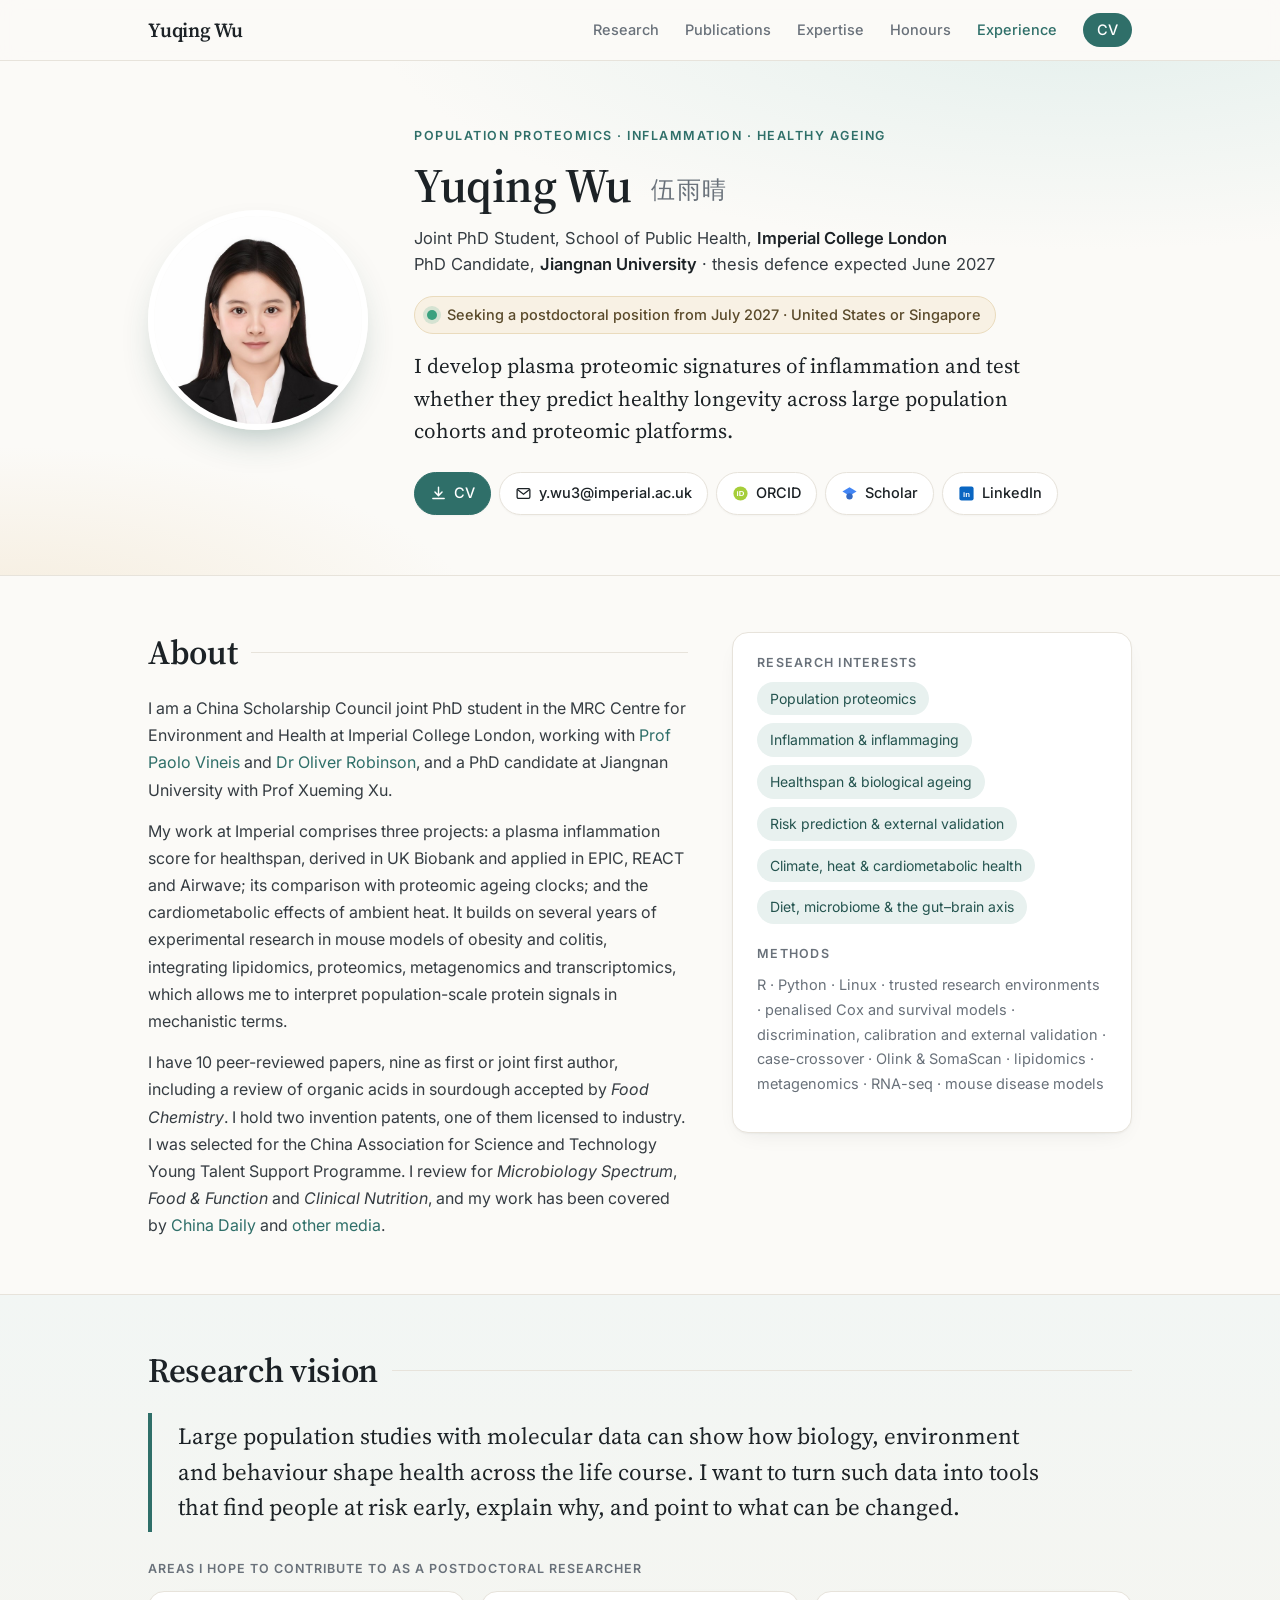
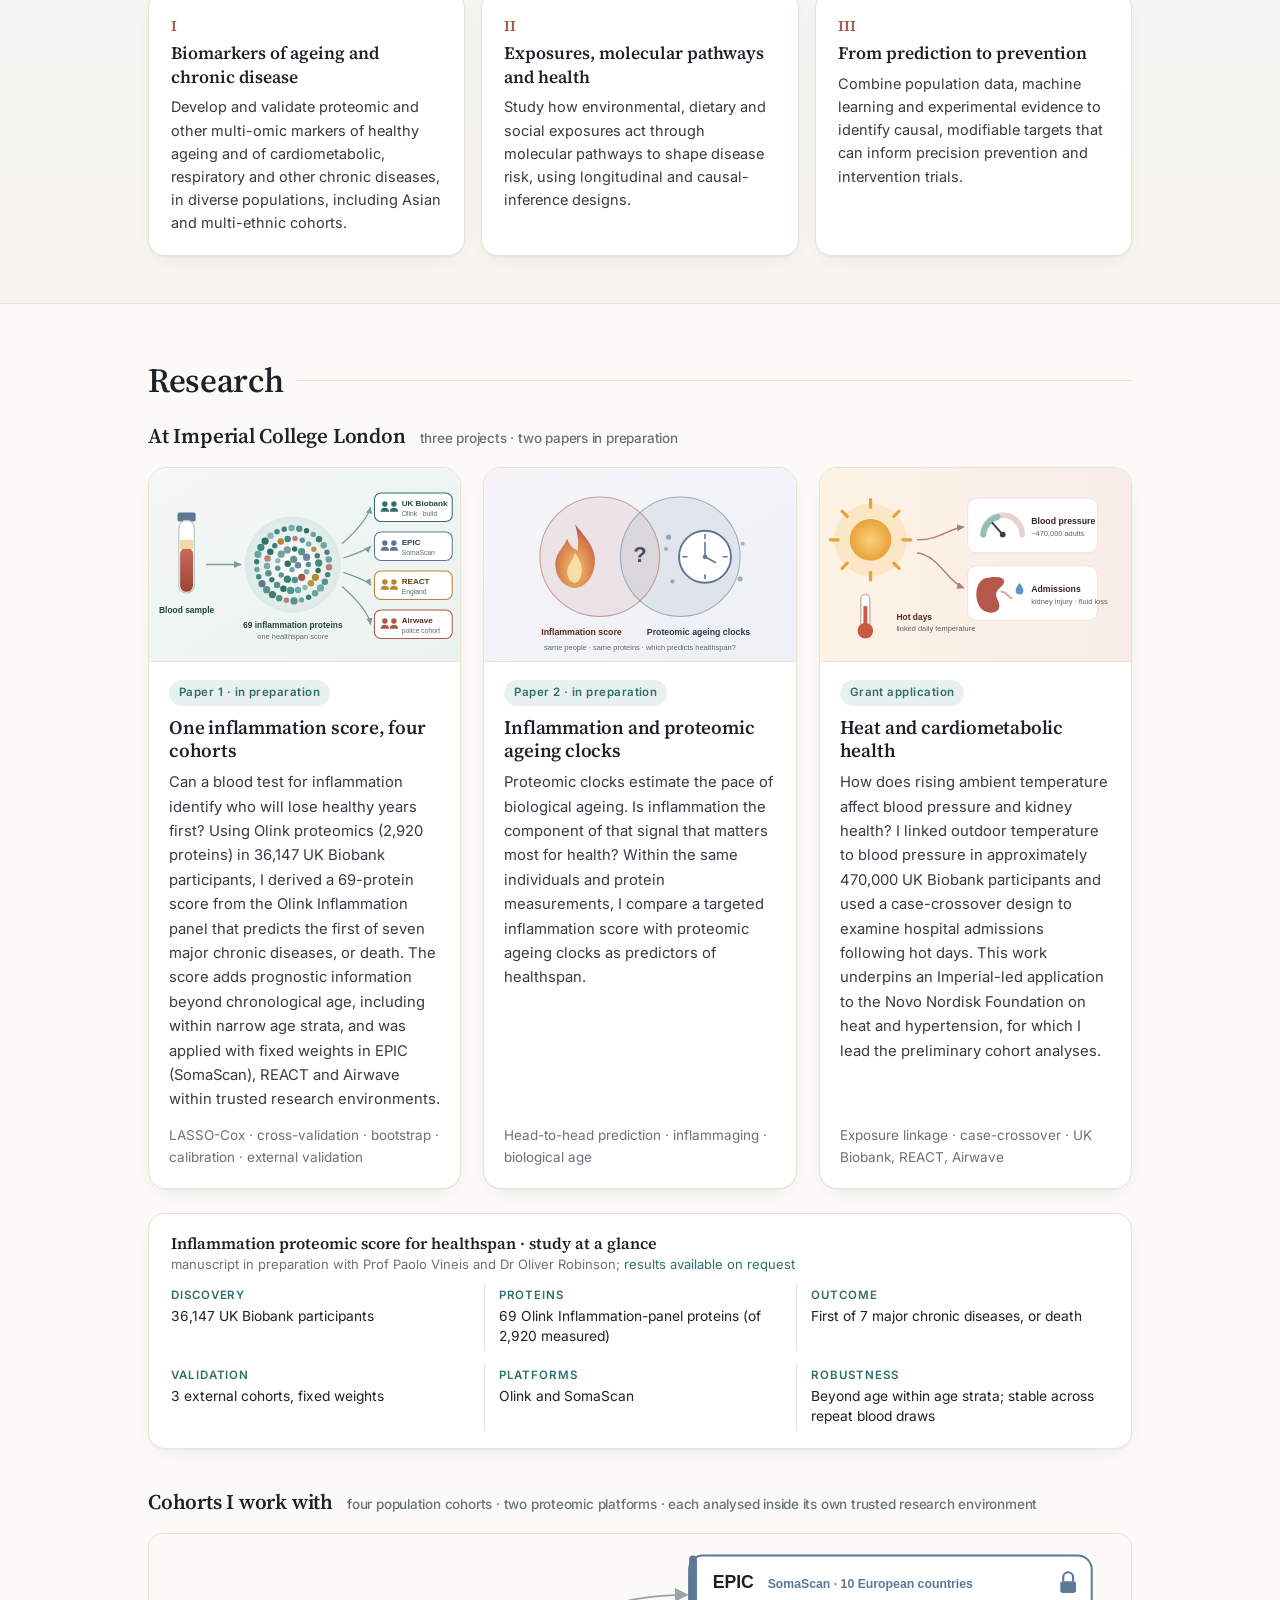
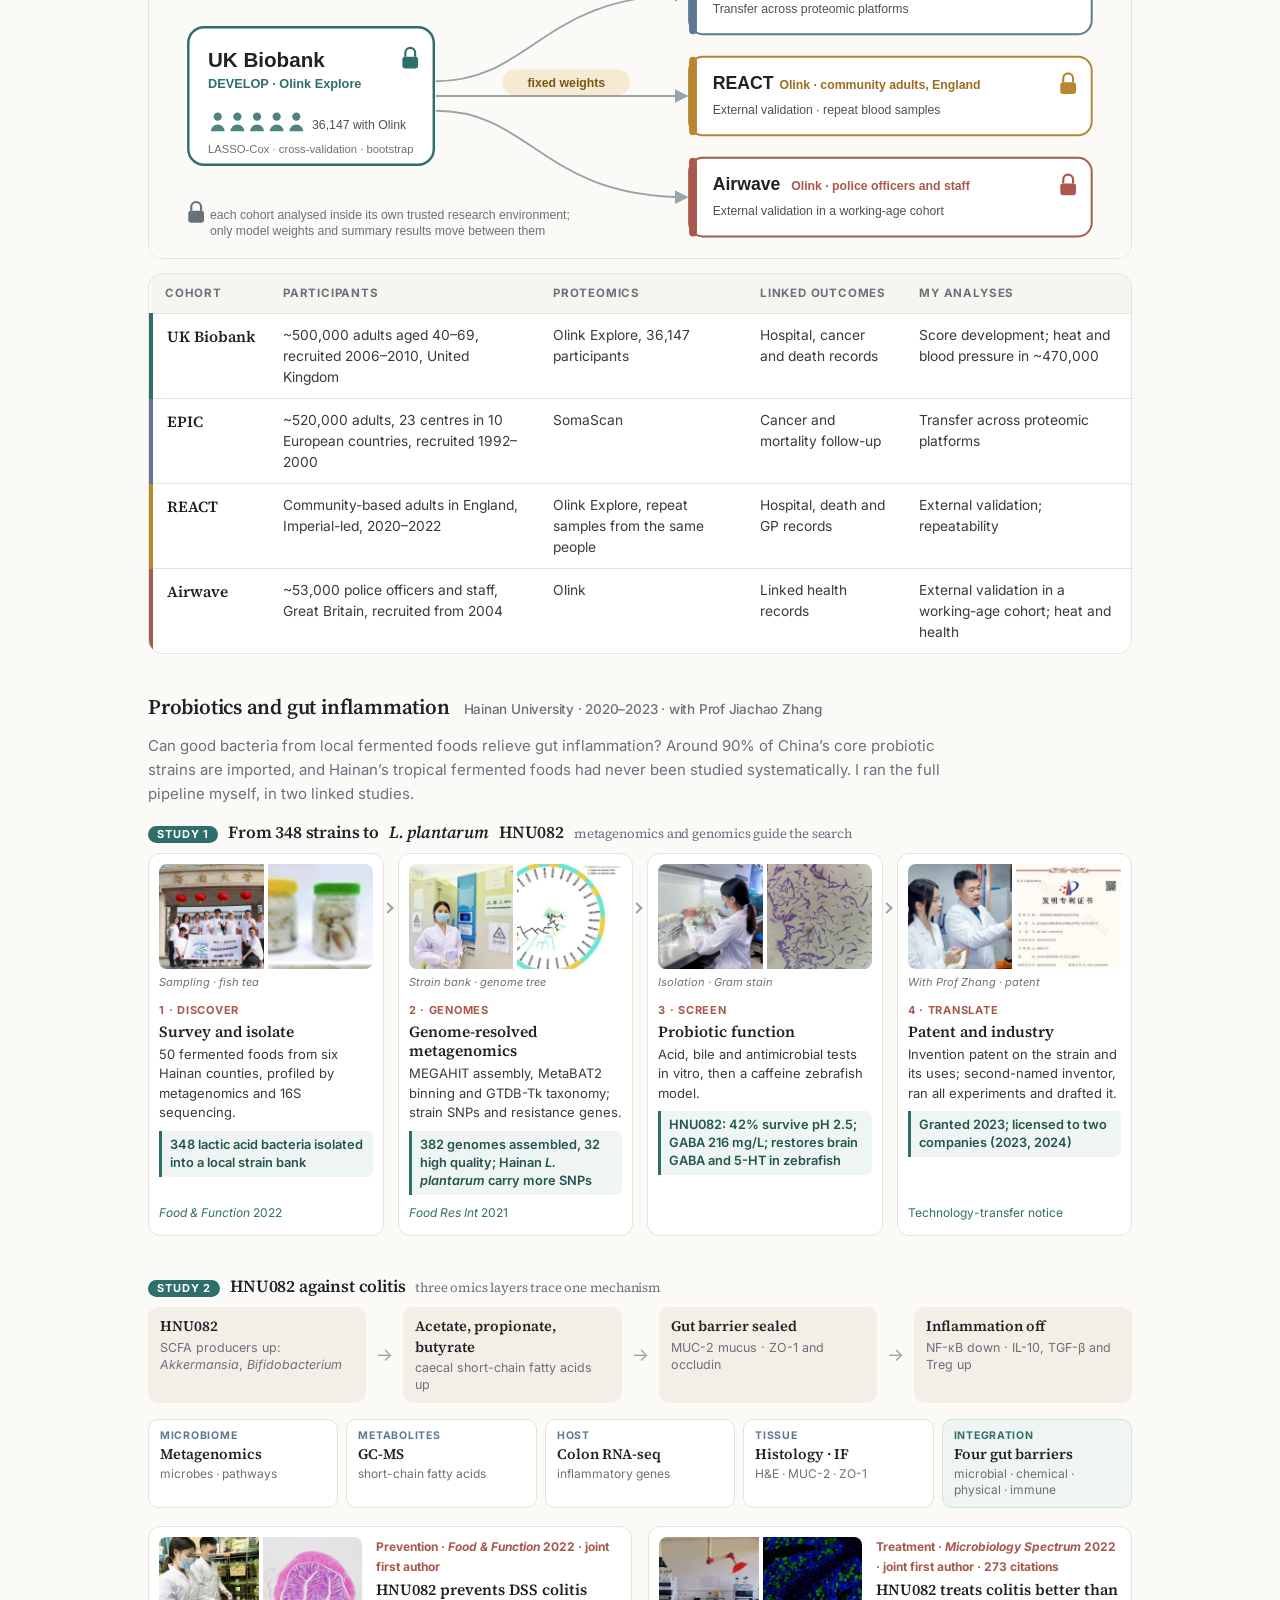
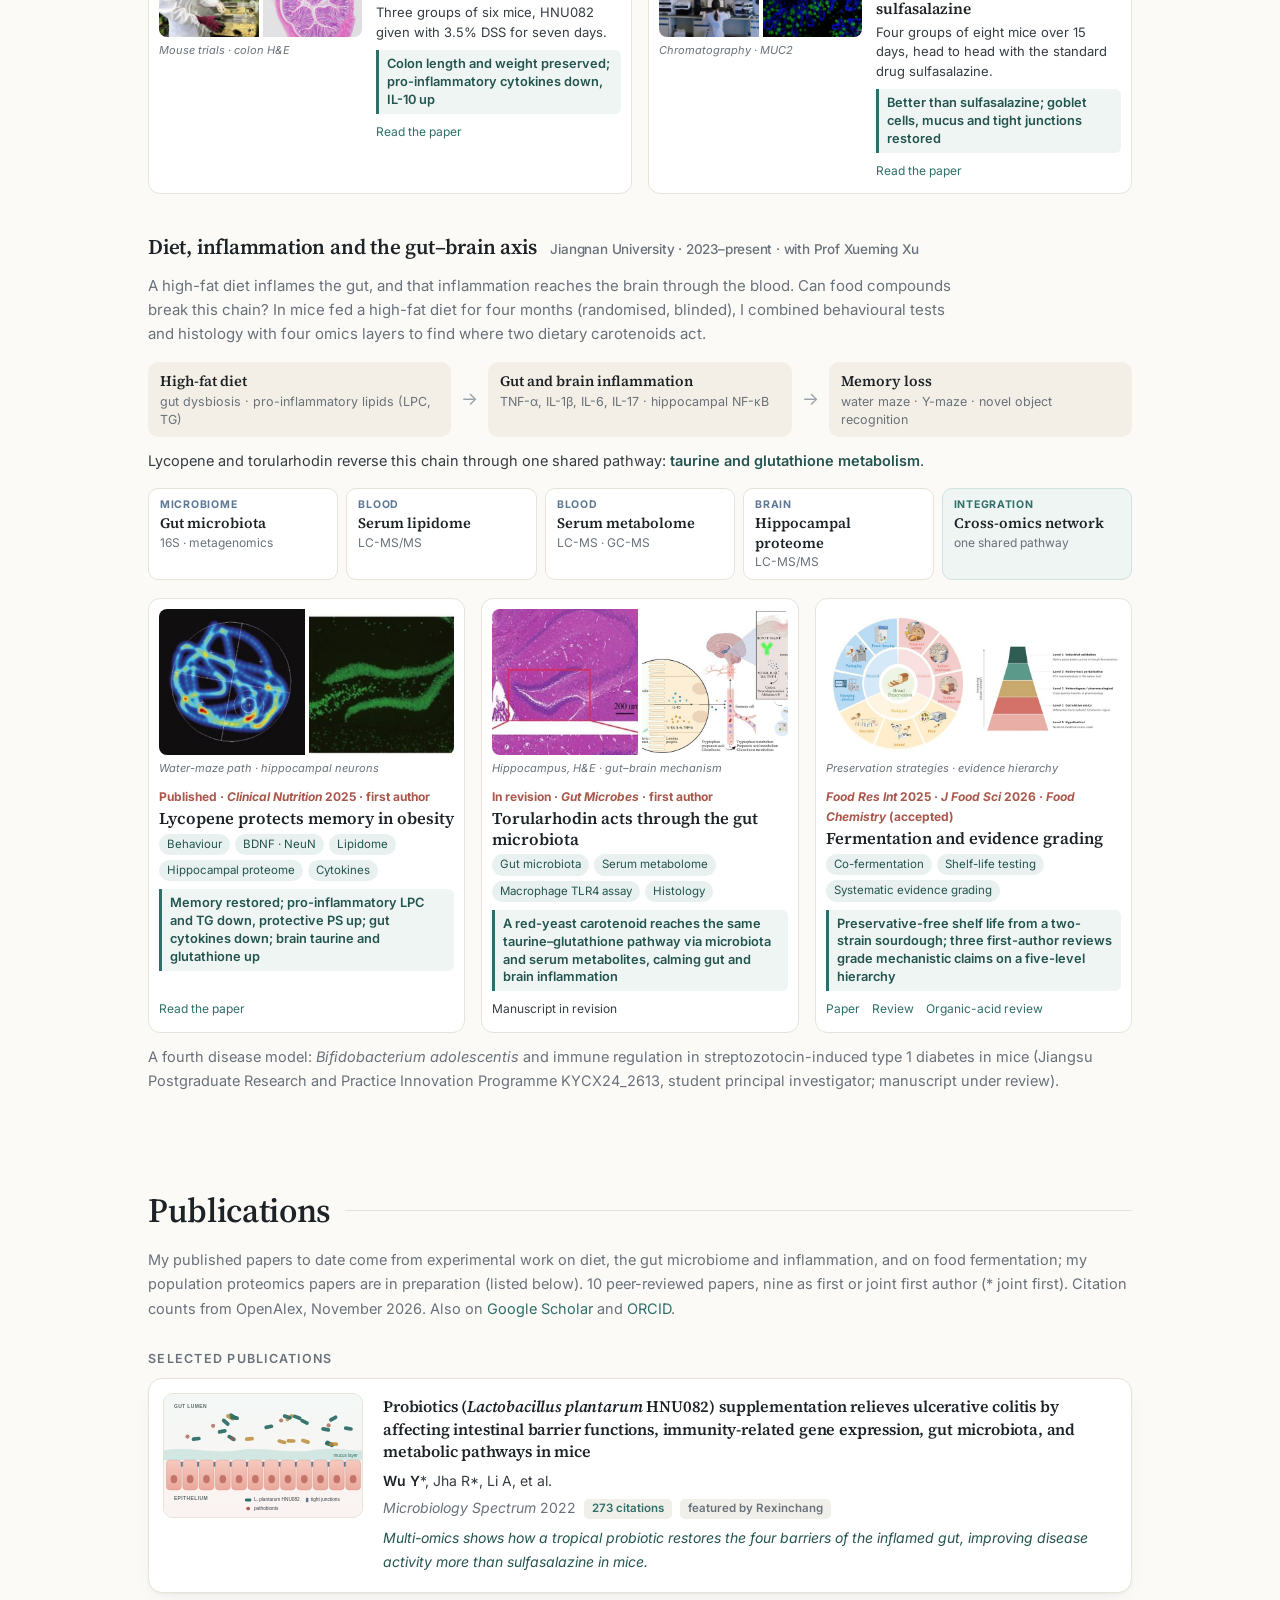
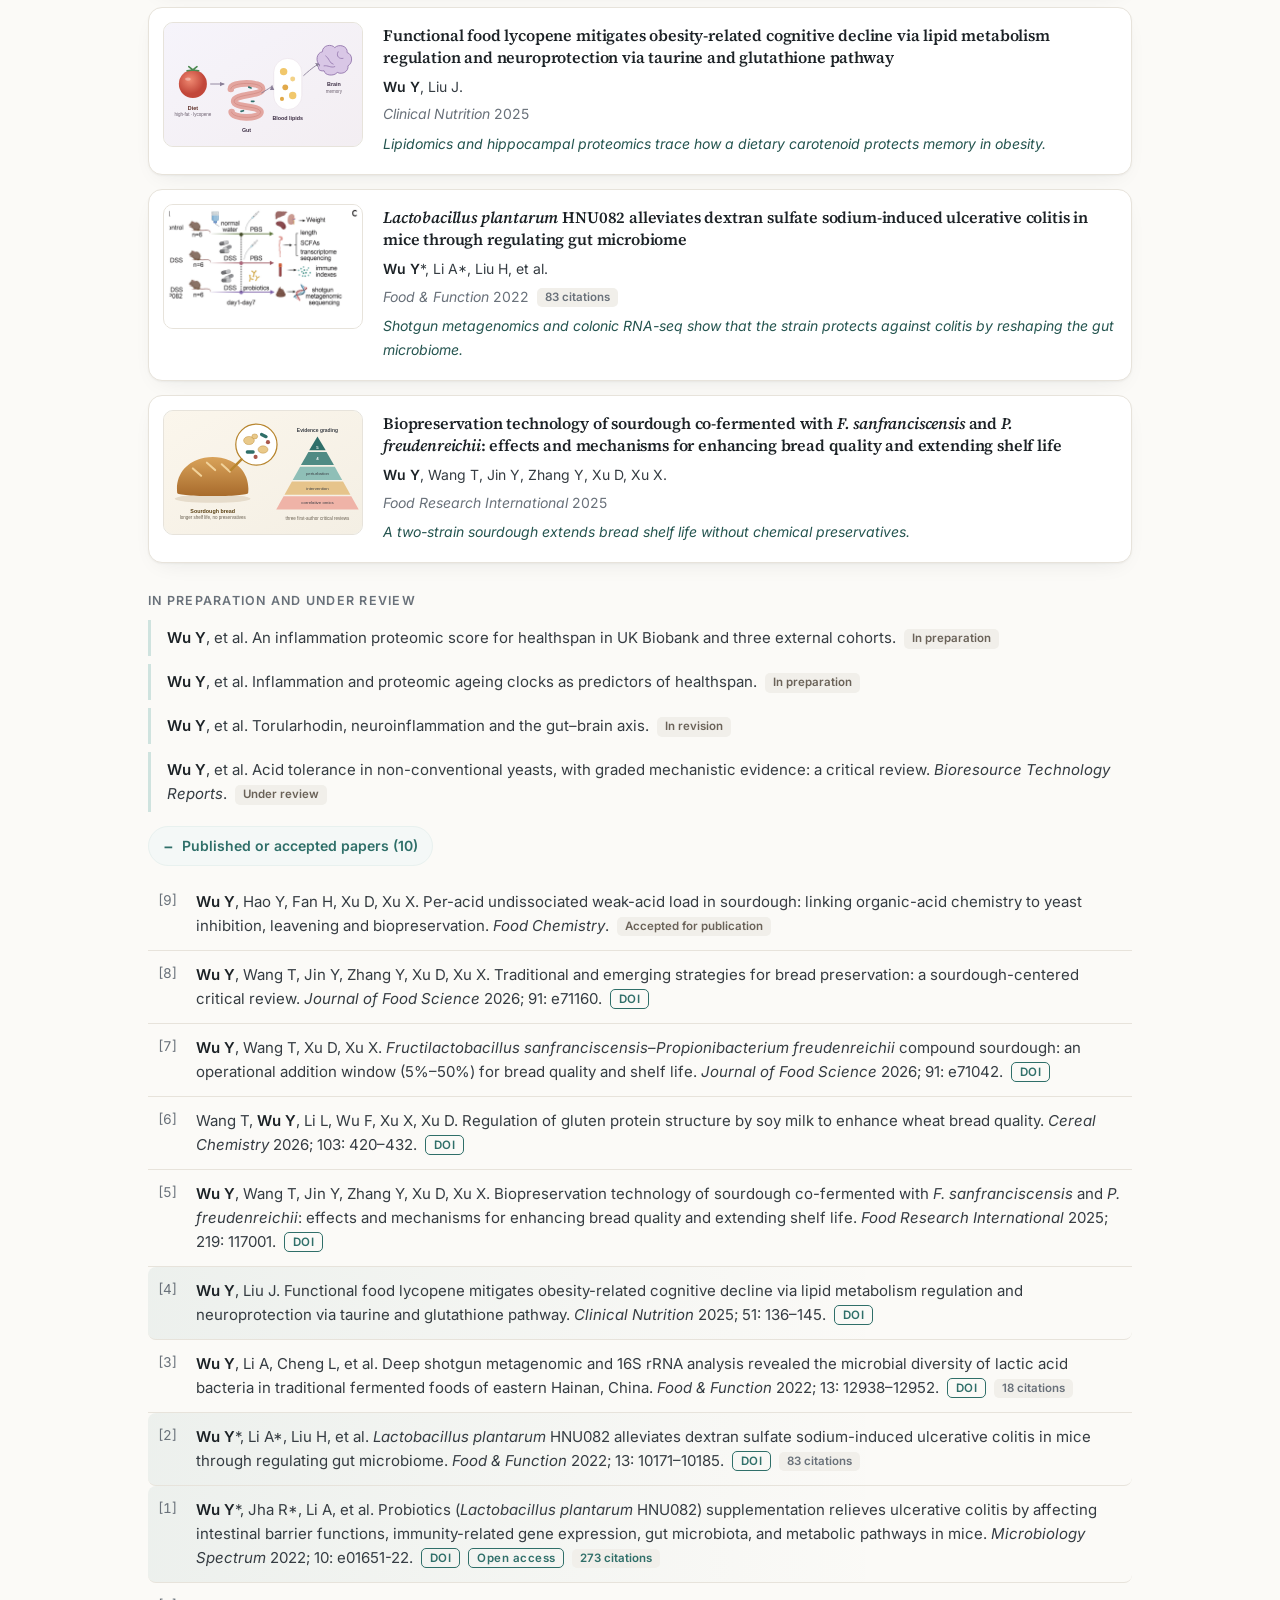
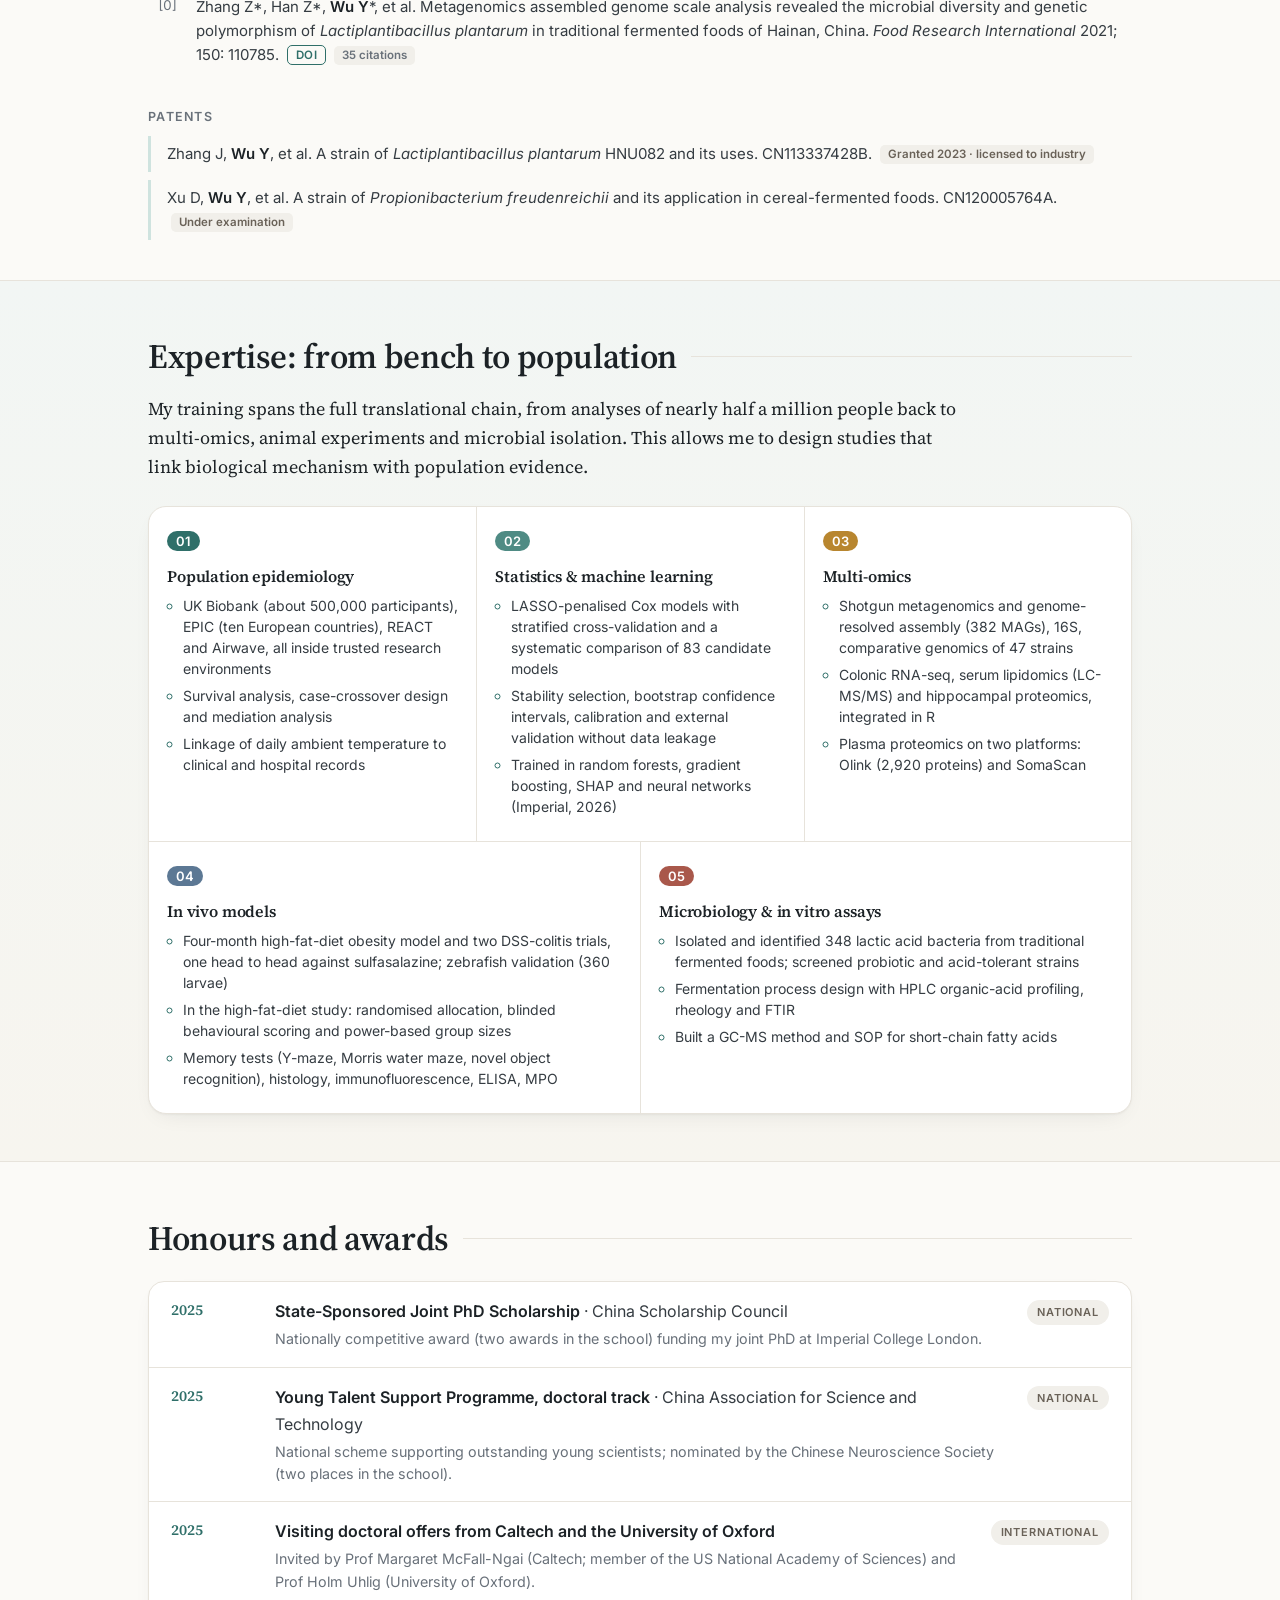
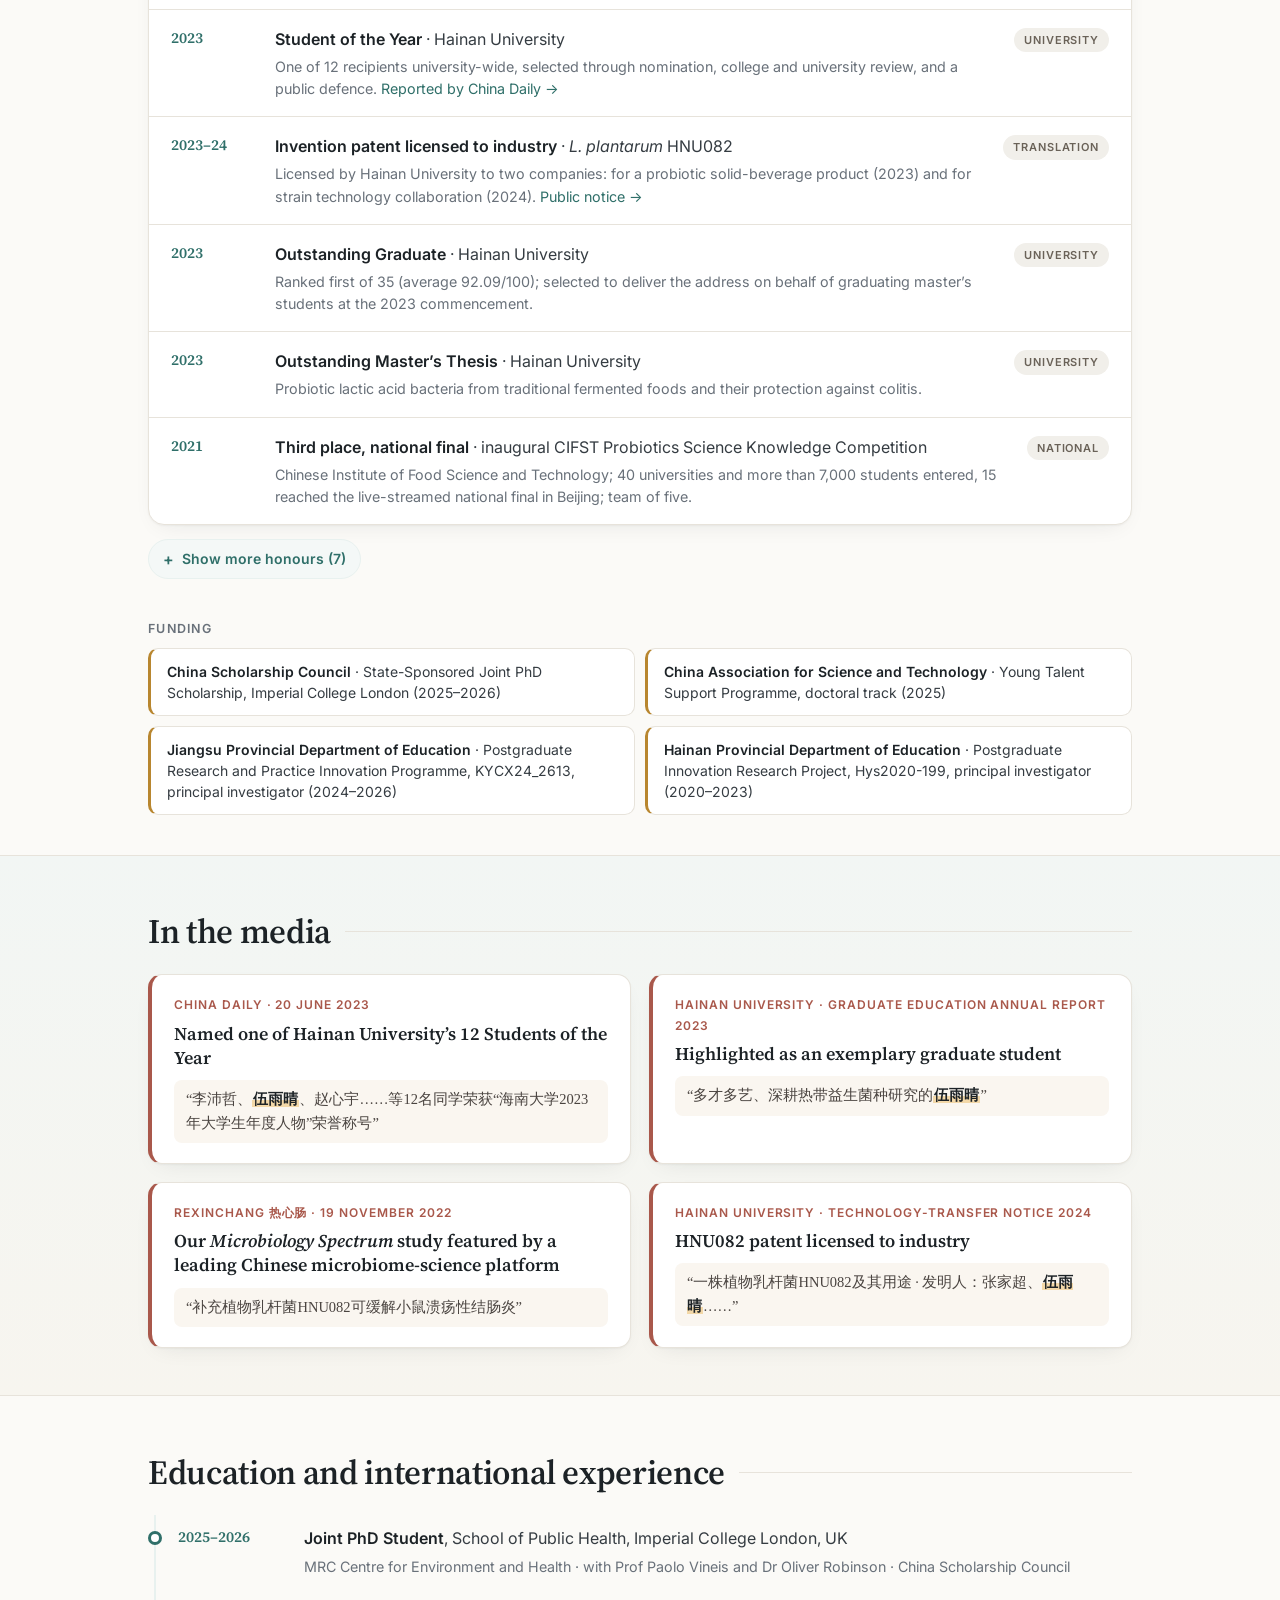
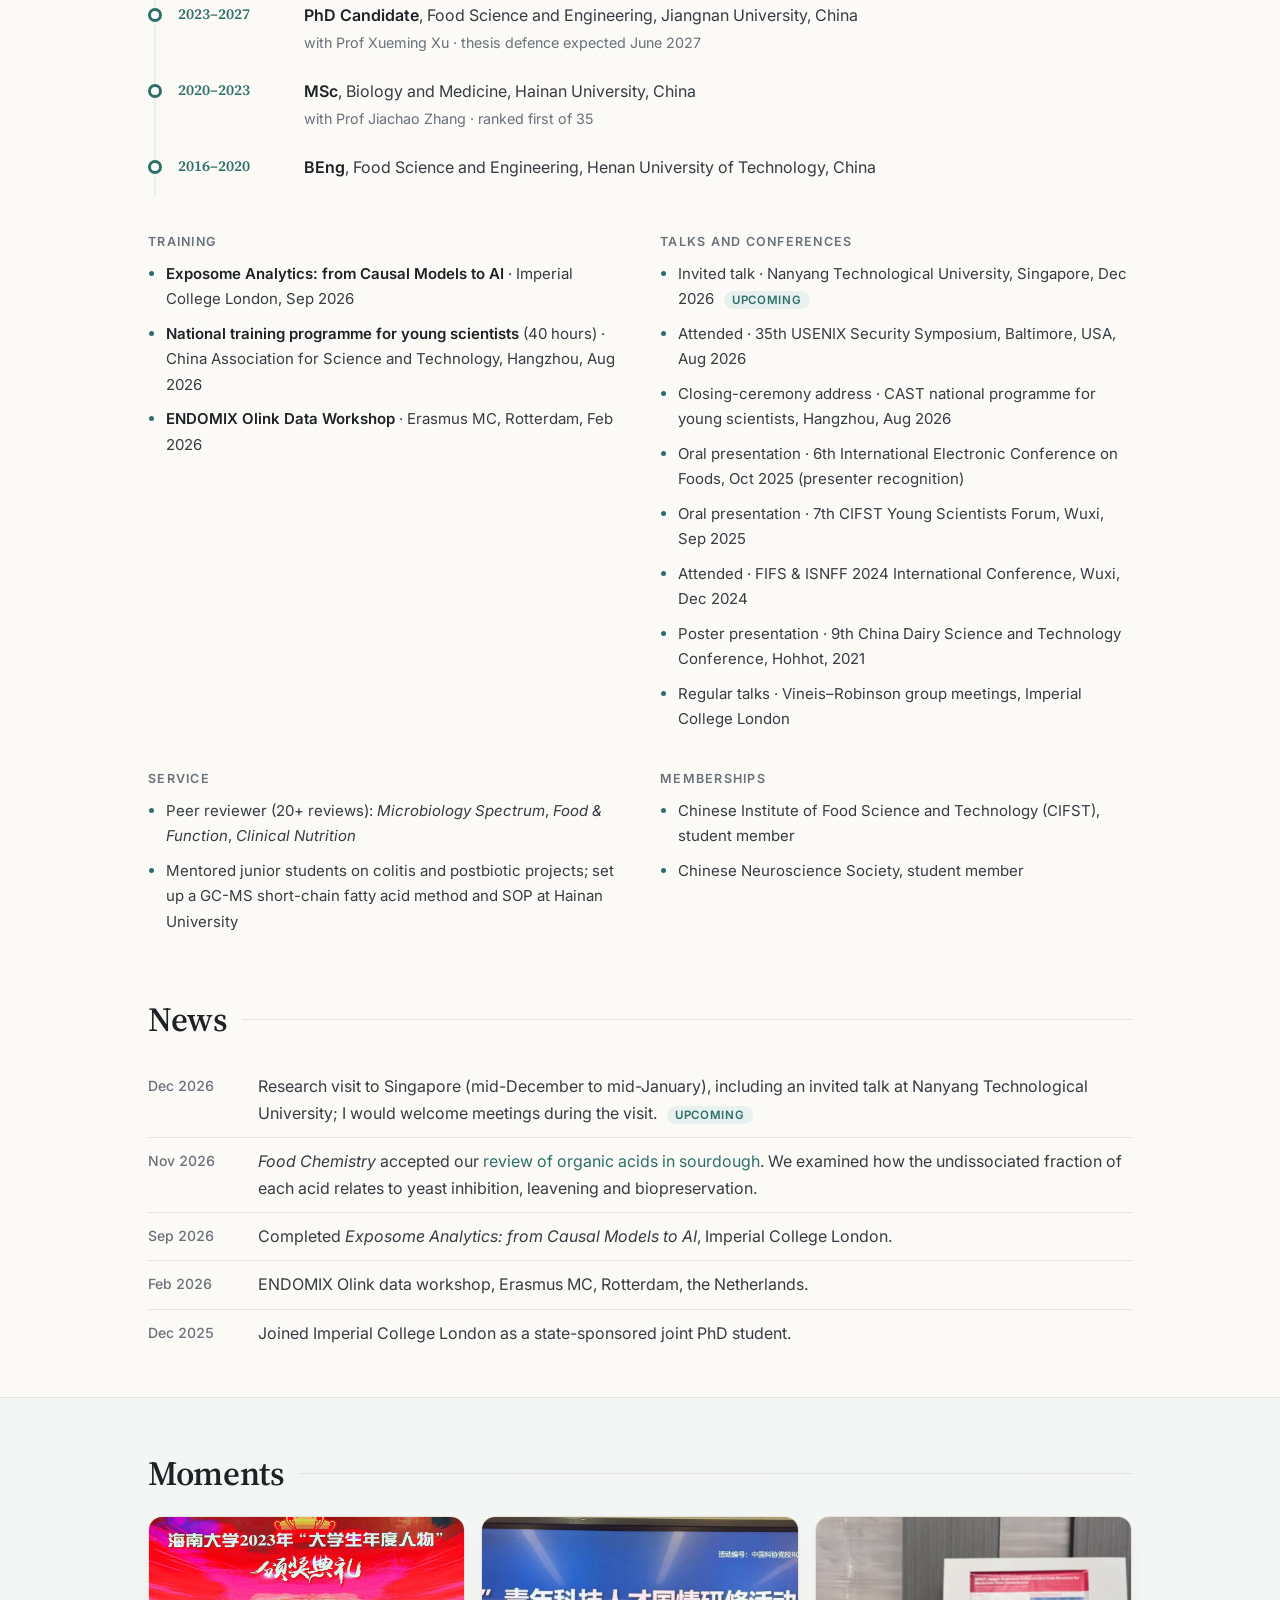
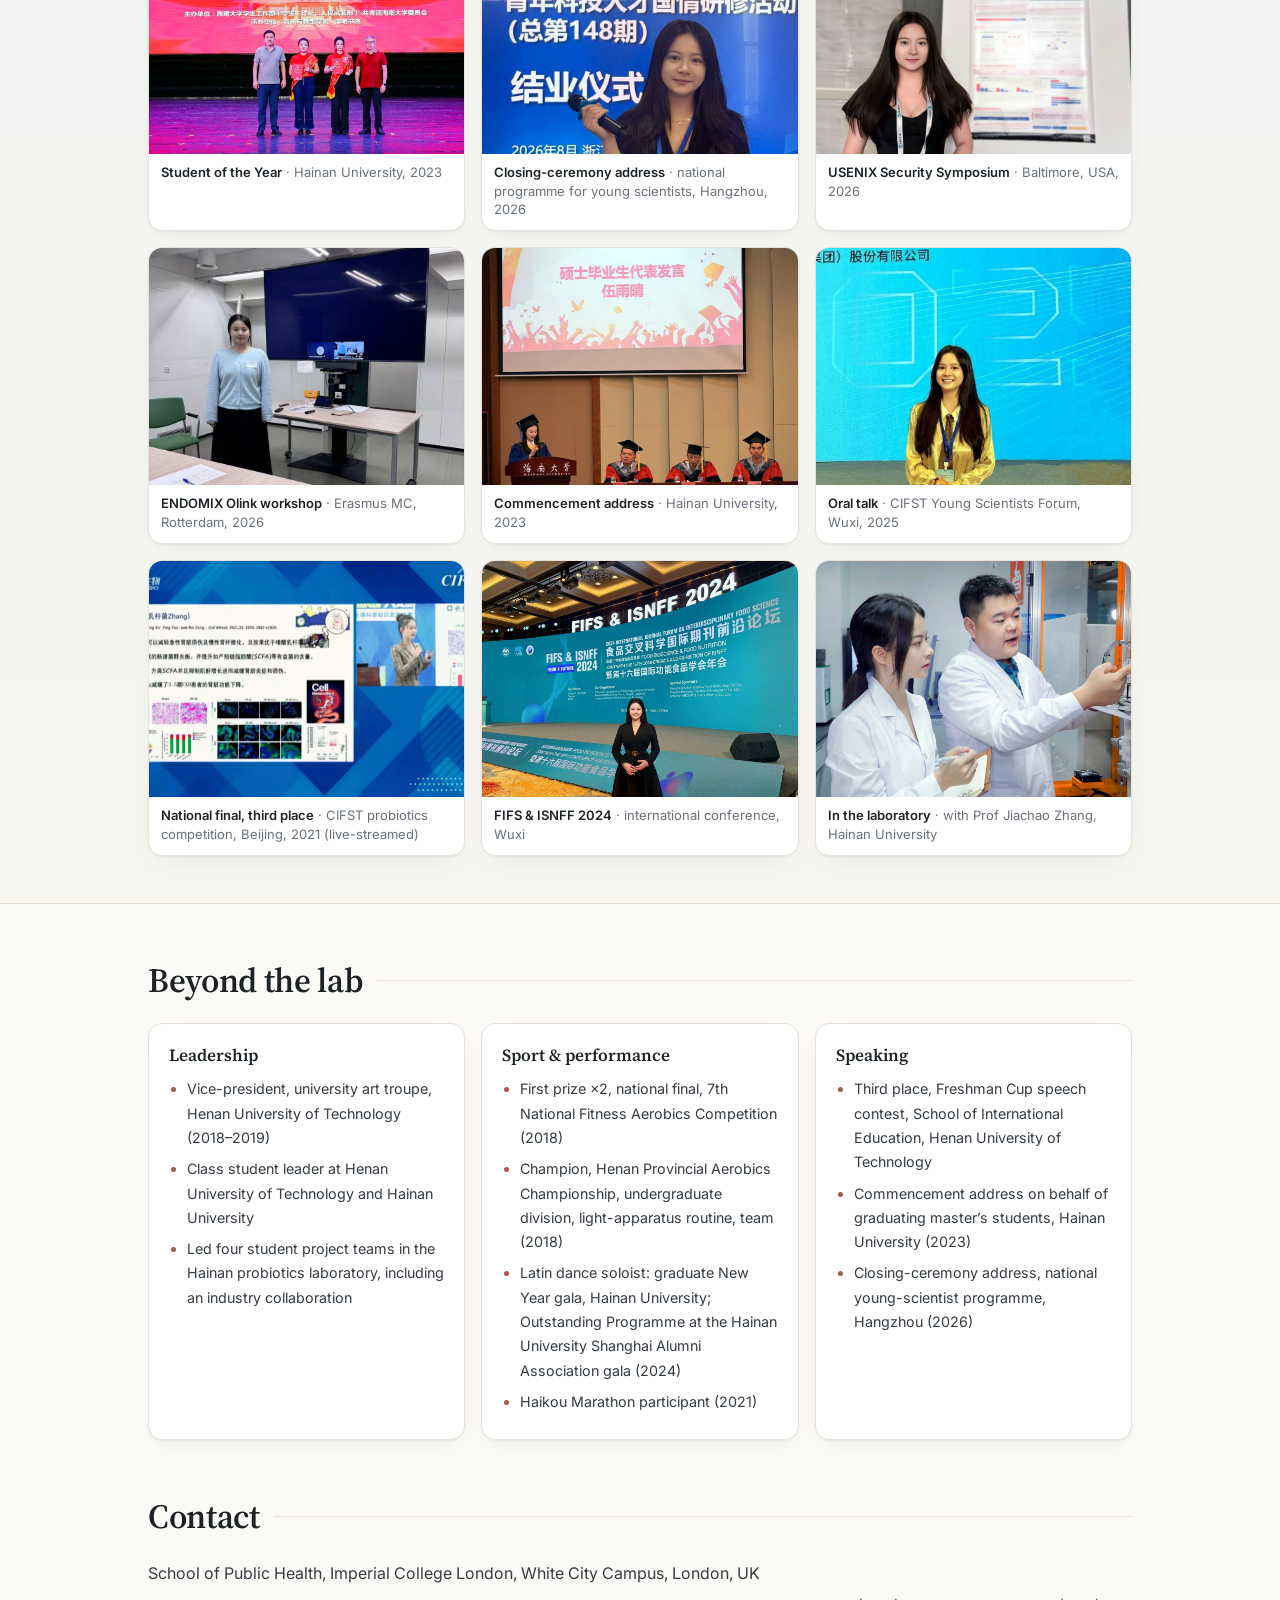
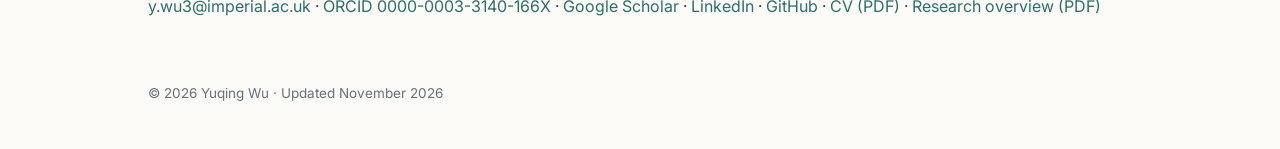
<file: index.html>
<!doctype html>
<html lang="en">
<head>
<meta charset="utf-8">
<meta name="google-site-verification" content="178Z9INmF8Chxix67JlEmXUnk-_u97Ebmbu6vArCJYk">
<meta name="viewport" content="width=device-width, initial-scale=1">
<title>Yuqing Wu · Population proteomics and healthy ageing · Imperial College London</title>
<meta name="description" content="Yuqing Wu (伍雨晴): population proteomics, inflammation and healthy ageing, environmental health. Joint PhD student at Imperial College London; PhD candidate at Jiangnan University.">
<meta property="og:title" content="Yuqing Wu · Population proteomics, inflammation and healthy ageing">
<meta property="og:description" content="Joint PhD student, Imperial College London · PhD candidate, Jiangnan University">
<meta property="og:image" content="https://yuqingwu0520.github.io/assets/img/yuqing-wu.jpg">
<link rel="icon" href="data:image/svg+xml,%3Csvg xmlns='http://www.w3.org/2000/svg' viewBox='0 0 64 64'%3E%3Crect width='64' height='64' rx='14' fill='%232f6f69'/%3E%3Ctext x='32' y='43' font-family='Georgia,serif' font-size='30' fill='white' text-anchor='middle'%3EYW%3C/text%3E%3C/svg%3E">
<link rel="canonical" href="https://yuqingwu0520.github.io/">
<meta property="og:url" content="https://yuqingwu0520.github.io/">
<meta property="og:type" content="profile">
<meta name="twitter:card" content="summary">
<meta name="author" content="Yuqing Wu">
<link rel="apple-touch-icon" href="assets/img/icon-180.png">
<script type="application/ld+json">
{"@context":"https://schema.org","@type":"Person","name":"Yuqing Wu","alternateName":"伍雨晴","url":"https://yuqingwu0520.github.io/","image":"https://yuqingwu0520.github.io/assets/img/yuqing-wu.jpg","email":"mailto:y.wu3@imperial.ac.uk","jobTitle":"Joint PhD Student","affiliation":[{"@type":"CollegeOrUniversity","name":"Imperial College London"},{"@type":"CollegeOrUniversity","name":"Jiangnan University"}],"alumniOf":[{"@type":"CollegeOrUniversity","name":"Hainan University"},{"@type":"CollegeOrUniversity","name":"Henan University of Technology"}],"knowsAbout":["Population proteomics","Inflammation","Healthspan","Epidemiology","Gut microbiome","Machine learning"],"sameAs":["https://orcid.org/0000-0003-3140-166X","https://scholar.google.com/citations?user=GdOddpIAAAAJ","https://www.linkedin.com/in/yuqing-wu-proteomics/","https://github.com/YuqingWu0520"]}
</script>
<link rel="preconnect" href="https://fonts.googleapis.com">
<link rel="preconnect" href="https://fonts.gstatic.com" crossorigin>
<link href="https://fonts.googleapis.com/css2?family=Inter:wght@400;500;600&family=Source+Serif+4:ital,opsz,wght@0,8..60,400;0,8..60,600;1,8..60,400&display=swap" rel="stylesheet">
<link rel="stylesheet" href="style.css?v=20261122d">
</head>
<body>
<a class="skip" href="#about">Skip to content</a>

<header class="topbar">
  <div class="wrap topbar-in">
    <a class="brand" href="#top">Yuqing Wu</a>
    <nav>
      <a href="#research">Research</a>
      <a href="#publications">Publications</a>
      <a href="#expertise">Expertise</a>
      <a href="#honours">Honours</a>
      <a href="#experience">Experience</a>
      <a class="nav-cv" href="Yuqing_Wu_CV.pdf">CV</a>
    </nav>
  </div>
</header>

<div class="hero-band" id="top">
  <section class="wrap hero">
    <div class="hero-photo">
      <img src="assets/img/yuqing-wu.jpg" alt="Yuqing Wu" width="240" height="240">
    </div>
    <div class="hero-text">
      <p class="eyebrow">Population proteomics · Inflammation · Healthy ageing</p>
      <h1>Yuqing Wu <span class="cn" lang="zh-Hans">伍雨晴</span></h1>
      <p class="role">Joint PhD Student, School of Public Health, <b>Imperial College London</b><br>
      PhD Candidate, <b>Jiangnan University</b> · thesis defence expected June 2027</p>
      <p class="hire"><span class="dot" aria-hidden="true"></span>Seeking a postdoctoral position from July 2027 · United States or Singapore</p>
      <p class="lead">I develop plasma proteomic signatures of inflammation and test whether they predict healthy longevity across large population cohorts and proteomic platforms.</p>
      <div class="links">
        <a class="btn primary" href="Yuqing_Wu_CV.pdf"><svg viewBox="0 0 24 24" aria-hidden="true"><path d="M12 3v12m0 0l-5-5m5 5l5-5M4 19h16" fill="none" stroke="currentColor" stroke-width="2" stroke-linecap="round" stroke-linejoin="round"/></svg>CV</a>
        <a class="btn" href="mailto:y.wu3@imperial.ac.uk?subject=Website%20enquiry"><svg viewBox="0 0 24 24" aria-hidden="true"><rect x="3" y="5" width="18" height="14" rx="2" fill="none" stroke="currentColor" stroke-width="1.8"/><path d="M3.5 6.5l8.5 6.5 8.5-6.5" fill="none" stroke="currentColor" stroke-width="1.8"/></svg><span class="lg">y.wu3@imperial.ac.uk</span><span class="sm">Email</span></a>
        <a class="btn" href="https://orcid.org/0000-0003-3140-166X"><svg viewBox="0 0 24 24" aria-hidden="true"><circle cx="12" cy="12" r="10" fill="#a6ce39"/><text x="12" y="16.2" font-size="11" font-family="Arial" font-weight="700" fill="#fff" text-anchor="middle">iD</text></svg>ORCID</a>
        <a class="btn" href="https://scholar.google.com/citations?user=GdOddpIAAAAJ&amp;hl=en"><svg viewBox="0 0 24 24" aria-hidden="true"><path d="M12 3L2 9l10 6 10-6z" fill="#4285f4"/><circle cx="12" cy="16" r="4.5" fill="#356ac3"/></svg>Scholar</a>
        <a class="btn" href="https://www.linkedin.com/in/yuqing-wu-proteomics/"><svg viewBox="0 0 24 24" aria-hidden="true"><rect x="2" y="2" width="20" height="20" rx="3" fill="#0a66c2"/><text x="12" y="16.6" font-size="11" font-family="Arial" font-weight="700" fill="#fff" text-anchor="middle">in</text></svg>LinkedIn</a>
      </div>
    </div>
  </section>
</div>

<main class="wrap">

<section id="about" class="about">
  <div>
    <h2>About</h2>
    <p>I am a China Scholarship Council joint PhD student in the MRC Centre for Environment and Health at Imperial College London, working with <a href="https://profiles.imperial.ac.uk/p.vineis">Prof Paolo Vineis</a> and <a href="https://profiles.imperial.ac.uk/o.robinson">Dr Oliver Robinson</a>, and a PhD candidate at Jiangnan University with Prof Xueming Xu.</p>
    <p>My work at Imperial comprises three projects: a plasma inflammation score for healthspan, derived in UK Biobank and applied in EPIC, REACT and Airwave; its comparison with proteomic ageing clocks; and the cardiometabolic effects of ambient heat. It builds on several years of experimental research in mouse models of obesity and colitis, integrating lipidomics, proteomics, metagenomics and transcriptomics, which allows me to interpret population-scale protein signals in mechanistic terms.</p>
    <p>I have 10 peer-reviewed papers, nine as first or joint first author, including a review of organic acids in sourdough accepted by <i>Food Chemistry</i>. I hold two invention patents, one of them licensed to industry. I was selected for the China Association for Science and Technology Young Talent Support Programme. I review for <i>Microbiology Spectrum</i>, <i>Food &amp; Function</i> and <i>Clinical Nutrition</i>, and my work has been covered by <a href="https://hain.chinadaily.com.cn/a/202306/20/WS649139f6a310ba94c5612aca.html">China Daily</a> and <a href="#media">other media</a>.</p>
  </div>
  <div class="interests">
    <h3 class="mini">Research interests</h3>
    <ul class="tags">
      <li>Population proteomics</li>
      <li>Inflammation &amp; inflammaging</li>
      <li>Healthspan &amp; biological ageing</li>
      <li>Risk prediction &amp; external validation</li>
      <li>Climate, heat &amp; cardiometabolic health</li>
      <li>Diet, microbiome &amp; the gut&ndash;brain axis</li>
    </ul>
    <h3 class="mini">Methods</h3>
    <p class="small">R · Python · Linux · trusted research environments · penalised Cox and survival models · discrimination, calibration and external validation · case-crossover · Olink &amp; SomaScan · lipidomics · metagenomics · RNA-seq · mouse disease models</p>
  </div>
</section>

<section id="vision" class="band">
  <h2>Research vision</h2>
  <blockquote class="vision">Large population studies with molecular data can show how biology, environment and behaviour shape health across the life course. I want to turn such data into tools that find people at risk early, explain why, and point to what can be changed.</blockquote>
  <p class="small vlabel">Areas I hope to contribute to as a postdoctoral researcher</p>
  <div class="dirs">
    <div><span class="dn">I</span><b>Biomarkers of ageing and chronic disease</b><p>Develop and validate proteomic and other multi-omic markers of healthy ageing and of cardiometabolic, respiratory and other chronic diseases, in diverse populations, including Asian and multi-ethnic cohorts.</p></div>
    <div><span class="dn">II</span><b>Exposures, molecular pathways and health</b><p>Study how environmental, dietary and social exposures act through molecular pathways to shape disease risk, using longitudinal and causal-inference designs.</p></div>
    <div><span class="dn">III</span><b>From prediction to prevention</b><p>Combine population data, machine learning and experimental evidence to identify causal, modifiable targets that can inform precision prevention and intervention trials.</p></div>
  </div>
</section>

<section id="research">
  <h2>Research</h2>
  <h3 class="group">At Imperial College London <span>three projects · two papers in preparation</span></h3>
  <div class="cards">
    <article class="rcard">
      <img width="480" height="300" decoding="async" src="assets/fig/ihps.svg" alt="Illustration: a 69-protein score built in UK Biobank and applied in EPIC, REACT and Airwave" loading="lazy">
      <div class="rbody">
        <span class="badge">Paper 1 · in preparation</span>
        <h4>One inflammation score, four cohorts</h4>
        <p>Can a blood test for inflammation identify who will lose healthy years first? Using Olink proteomics (2,920 proteins) in 36,147 UK Biobank participants, I derived a 69-protein score from the Olink Inflammation panel that predicts the first of seven major chronic diseases, or death. The score adds prognostic information beyond chronological age, including within narrow age strata, and was applied with fixed weights in EPIC (SomaScan), REACT and Airwave within trusted research environments.</p>
        <p class="meta">LASSO-Cox · cross-validation · bootstrap · calibration · external validation</p>
      </div>
    </article>
    <article class="rcard">
      <img width="480" height="300" decoding="async" src="assets/fig/clocks.svg" alt="Illustration: inflammation score compared with proteomic ageing clocks" loading="lazy">
      <div class="rbody">
        <span class="badge">Paper 2 · in preparation</span>
        <h4>Inflammation and proteomic ageing clocks</h4>
        <p>Proteomic clocks estimate the pace of biological ageing. Is inflammation the component of that signal that matters most for health? Within the same individuals and protein measurements, I compare a targeted inflammation score with proteomic ageing clocks as predictors of healthspan.</p>
        <p class="meta">Head-to-head prediction · inflammaging · biological age</p>
      </div>
    </article>
    <article class="rcard">
      <img width="480" height="300" decoding="async" src="assets/fig/heat.svg" alt="Illustration: hot days linked to blood pressure and hospital admissions" loading="lazy">
      <div class="rbody">
        <span class="badge">Grant application</span>
        <h4>Heat and cardiometabolic health</h4>
        <p>How does rising ambient temperature affect blood pressure and kidney health? I linked outdoor temperature to blood pressure in approximately 470,000 UK Biobank participants and used a case-crossover design to examine hospital admissions following hot days. This work underpins an Imperial-led application to the Novo Nordisk Foundation on heat and hypertension, for which I lead the preliminary cohort analyses.</p>
        <p class="meta">Exposure linkage · case-crossover · UK Biobank, REACT, Airwave</p>
      </div>
    </article>
  </div>

  <div class="glance">
    <p class="gl-t">Inflammation proteomic score for healthspan · study at a glance <span>manuscript in preparation with Prof Paolo Vineis and Dr Oliver Robinson; <a href="mailto:y.wu3@imperial.ac.uk?subject=Inflammation%20proteomic%20score%20results">results available on request</a></span></p>
    <dl>
      <div><dt>Discovery</dt><dd>36,147 UK Biobank participants</dd></div>
      <div><dt>Proteins</dt><dd>69 Olink Inflammation-panel proteins (of 2,920 measured)</dd></div>
      <div><dt>Outcome</dt><dd>First of 7 major chronic diseases, or death</dd></div>
      <div><dt>Validation</dt><dd>3 external cohorts, fixed weights</dd></div>
      <div><dt>Platforms</dt><dd>Olink and SomaScan</dd></div>
      <div><dt>Robustness</dt><dd>Beyond age within age strata; stable across repeat blood draws</dd></div>
    </dl>
  </div>

  <h3 class="group">Cohorts I work with <span>four population cohorts · two proteomic platforms · each analysed inside its own trusted research environment</span></h3>
  <figure class="coh-fig"><img src="assets/fig/cohorts.svg" alt="The score is developed in UK Biobank and applied with fixed weights in EPIC, REACT and Airwave; each cohort stays inside its own trusted research environment" loading="lazy" width="1000" height="330"></figure>
  <div class="coh-wrap"><table class="coh">
    <thead><tr><th>Cohort</th><th>Participants</th><th>Proteomics</th><th>Linked outcomes</th><th>My analyses</th></tr></thead>
    <tbody>
      <tr style="--c:#2f6f69"><td><b>UK Biobank</b></td><td data-l="Participants">~500,000 adults aged 40&ndash;69, recruited 2006&ndash;2010, United Kingdom</td><td data-l="Proteomics">Olink Explore, 36,147 participants</td><td data-l="Linked outcomes">Hospital, cancer and death records</td><td data-l="My analyses">Score development; heat and blood pressure in ~470,000</td></tr>
      <tr style="--c:#5c7894"><td><b>EPIC</b></td><td data-l="Participants">~520,000 adults, 23 centres in 10 European countries, recruited 1992&ndash;2000</td><td data-l="Proteomics">SomaScan</td><td data-l="Linked outcomes">Cancer and mortality follow-up</td><td data-l="My analyses">Transfer across proteomic platforms</td></tr>
      <tr style="--c:#b8862f"><td><b>REACT</b></td><td data-l="Participants">Community-based adults in England, Imperial-led, 2020&ndash;2022</td><td data-l="Proteomics">Olink Explore, repeat samples from the same people</td><td data-l="Linked outcomes">Hospital, death and GP records</td><td data-l="My analyses">External validation; repeatability</td></tr>
      <tr style="--c:#a9584b"><td><b>Airwave</b></td><td data-l="Participants">~53,000 police officers and staff, Great Britain, recruited from 2004</td><td data-l="Proteomics">Olink</td><td data-l="Linked outcomes">Linked health records</td><td data-l="My analyses">External validation in a working-age cohort; heat and health</td></tr>
    </tbody>
  </table></div>

  <h3 class="group">Probiotics and gut inflammation <span>Hainan University · 2020&ndash;2023 · with Prof Jiachao Zhang</span></h3>
  <p class="jr-intro">Can good bacteria from local fermented foods relieve gut inflammation? Around 90% of China&rsquo;s core probiotic strains are imported, and Hainan&rsquo;s tropical fermented foods had never been studied systematically. I ran the full pipeline myself, in two linked studies.</p>

  <h4 class="work"><span>Study 1</span>From 348 strains to <i>L. plantarum</i> HNU082 <em>metagenomics and genomics guide the search</em></h4>
  <ol class="steps5 four">
    <li><figure><div class="pair"><img src="assets/img/pb-p1.jpg" alt="Sampling team setting out from Hainan University" loading="lazy" width="440" height="440"><img src="assets/img/pb-q1.jpg" alt="Fermented fish tea, a traditional food from eastern Hainan" loading="lazy" width="440" height="440"></div><figcaption>Sampling · fish tea</figcaption></figure><span class="k">1 · Discover</span><b>Survey and isolate</b><p>50 fermented foods from six Hainan counties, profiled by metagenomics and 16S sequencing.</p><p class="res">348 lactic acid bacteria isolated into a local strain bank</p><span class="lk"><a href="https://doi.org/10.1039/d2fo02501a"><i>Food &amp; Function</i> 2022</a></span></li>
    <li><figure><div class="pair"><img src="assets/img/pb-p6.jpg" alt="Strain bank in the minus-80 freezers" loading="lazy" width="440" height="440"><img src="assets/img/pb-q6.jpg" alt="Phylogenetic tree of metagenome-assembled genomes" loading="lazy" width="440" height="440"></div><figcaption>Strain bank · genome tree</figcaption></figure><span class="k">2 · Genomes</span><b>Genome-resolved metagenomics</b><p>MEGAHIT assembly, MetaBAT2 binning and GTDB-Tk taxonomy; strain SNPs and resistance genes.</p><p class="res">382 genomes assembled, 32 high quality; Hainan <i>L. plantarum</i> carry more SNPs</p><span class="lk"><a href="https://doi.org/10.1016/j.foodres.2021.110785"><i>Food Res Int</i> 2021</a></span></li>
    <li><figure><div class="pair"><img src="assets/img/pb-p2.jpg" alt="Isolating strains in the biosafety cabinet" loading="lazy" width="440" height="440"><img src="assets/img/pb-q2.jpg" alt="Gram-stained candidate isolate" loading="lazy" width="440" height="440"></div><figcaption>Isolation · Gram stain</figcaption></figure><span class="k">3 · Screen</span><b>Probiotic function</b><p>Acid, bile and antimicrobial tests in vitro, then a caffeine zebrafish model.</p><p class="res">HNU082: 42% survive pH 2.5; GABA 216 mg/L; restores brain GABA and 5-HT in zebrafish</p></li>
    <li><figure><div class="pair"><img src="assets/img/pb-p5.jpg" alt="In the laboratory with Prof Jiachao Zhang" loading="lazy" width="440" height="440"><img src="assets/img/pb-q5.jpg" alt="Invention patent certificate for strain HNU082" loading="lazy" width="440" height="440"></div><figcaption>With Prof Zhang · patent</figcaption></figure><span class="k">4 · Translate</span><b>Patent and industry</b><p>Invention patent on the strain and its uses; second-named inventor, ran all experiments and drafted it.</p><p class="res">Granted 2023; licensed to two companies (2023, 2024)</p><span class="lk"><a href="https://scitech.hainanu.edu.cn/info/1118/8653.htm">Technology-transfer notice</a></span></li>
  </ol>

  <h4 class="work"><span>Study 2</span>HNU082 against colitis <em>three omics layers trace one mechanism</em></h4>
  <div class="gb-flow"><span><b>HNU082</b>SCFA producers up: <em>Akkermansia</em>, <em>Bifidobacterium</em></span><i aria-hidden="true">&rarr;</i><span><b>Acetate, propionate, butyrate</b>caecal short-chain fatty acids up</span><i aria-hidden="true">&rarr;</i><span><b>Gut barrier sealed</b>MUC-2 mucus · ZO-1 and occludin</span><i aria-hidden="true">&rarr;</i><span><b>Inflammation off</b>NF-&kappa;B down · IL-10, TGF-&beta; and Treg up</span></div>
  <div class="omics">
    <div><span>Microbiome</span><b>Metagenomics</b>microbes · pathways</div>
    <div><span>Metabolites</span><b>GC-MS</b>short-chain fatty acids</div>
    <div><span>Host</span><b>Colon RNA-seq</b>inflammatory genes</div>
    <div><span>Tissue</span><b>Histology · IF</b>H&amp;E · MUC-2 · ZO-1</div>
    <div class="hub"><span>Integration</span><b>Four gut barriers</b>microbial · chemical · physical · immune</div>
  </div>
  <ol class="steps5 two">
    <li><figure><div class="pair"><img src="assets/img/pb-p3.jpg" alt="Mouse trials in the animal facility" loading="lazy" width="440" height="440"><img src="assets/img/pb-q3.jpg" alt="Colon cross-section stained with haematoxylin and eosin" loading="lazy" width="440" height="440"></div><figcaption>Mouse trials · colon H&amp;E</figcaption></figure><span class="k">Prevention · <i>Food &amp; Function</i> 2022 · joint first author</span><b>HNU082 prevents DSS colitis</b><p>Three groups of six mice, HNU082 given with 3.5% DSS for seven days.</p><p class="res">Colon length and weight preserved; pro-inflammatory cytokines down, IL-10 up</p><span class="lk"><a href="https://doi.org/10.1039/d2fo02303b">Read the paper</a></span></li>
    <li><figure><div class="pair"><img src="assets/img/pb-p4.jpg" alt="Chromatography for short-chain fatty acids" loading="lazy" width="440" height="440"><img src="assets/img/pb-q4.jpg" alt="MUC2 immunofluorescence in colon tissue" loading="lazy" width="440" height="440"></div><figcaption>Chromatography · MUC2</figcaption></figure><span class="k">Treatment · <i>Microbiology Spectrum</i> 2022 · joint first author · 273 citations</span><b>HNU082 treats colitis better than sulfasalazine</b><p>Four groups of eight mice over 15 days, head to head with the standard drug sulfasalazine.</p><p class="res">Better than sulfasalazine; goblet cells, mucus and tight junctions restored</p><span class="lk"><a href="https://doi.org/10.1128/spectrum.01651-22">Read the paper</a></span></li>
  </ol>

  <h3 class="group">Diet, inflammation and the gut&ndash;brain axis <span>Jiangnan University · 2023&ndash;present · with Prof Xueming Xu</span></h3>
  <p class="jr-intro">A high-fat diet inflames the gut, and that inflammation reaches the brain through the blood. Can food compounds break this chain? In mice fed a high-fat diet for four months (randomised, blinded), I combined behavioural tests and histology with four omics layers to find where two dietary carotenoids act.</p>
  <div class="gb-flow"><span><b>High-fat diet</b>gut dysbiosis · pro-inflammatory lipids (LPC, TG)</span><i aria-hidden="true">&rarr;</i><span><b>Gut and brain inflammation</b>TNF-&alpha;, IL-1&beta;, IL-6, IL-17 · hippocampal NF-&kappa;B</span><i aria-hidden="true">&rarr;</i><span><b>Memory loss</b>water maze · Y-maze · novel object recognition</span></div>
  <p class="gb-key">Lycopene and torularhodin reverse this chain through one shared pathway: <b>taurine and glutathione metabolism</b>.</p>
  <div class="omics">
    <div><span>Microbiome</span><b>Gut microbiota</b>16S · metagenomics</div>
    <div><span>Blood</span><b>Serum lipidome</b>LC-MS/MS</div>
    <div><span>Blood</span><b>Serum metabolome</b>LC-MS · GC-MS</div>
    <div><span>Brain</span><b>Hippocampal proteome</b>LC-MS/MS</div>
    <div class="hub"><span>Integration</span><b>Cross-omics network</b>one shared pathway</div>
  </div>
  <ol class="steps5 three">
    <li><figure><div class="pair"><img src="assets/img/jn-l1.jpg" alt="Water-maze swim paths of a lycopene-treated mouse" loading="lazy" width="440" height="440"><img src="assets/img/jn-l2.jpg" alt="Hippocampal neurons stained for NeuN" loading="lazy" width="440" height="440"></div><figcaption>Water-maze path · hippocampal neurons</figcaption></figure><span class="k">Published · <i>Clinical Nutrition</i> 2025 · first author</span><b>Lycopene protects memory in obesity</b><ul class="chips"><li>Behaviour</li><li>BDNF · NeuN</li><li>Lipidome</li><li>Hippocampal proteome</li><li>Cytokines</li></ul><p class="res">Memory restored; pro-inflammatory LPC and TG down, protective PS up; gut cytokines down; brain taurine and glutathione up</p><span class="lk"><a href="https://doi.org/10.1016/j.clnu.2025.06.005">Read the paper</a></span></li>
    <li><figure><div class="pair"><img src="assets/img/jn-t1.jpg" alt="Hippocampus section stained with haematoxylin and eosin" loading="lazy" width="440" height="440"><img src="assets/img/jn-t2.jpg" alt="Proposed gut&ndash;brain mechanism of torularhodin" loading="lazy" width="440" height="440"></div><figcaption>Hippocampus, H&amp;E · gut&ndash;brain mechanism</figcaption></figure><span class="k">In revision · <i>Gut Microbes</i> · first author</span><b>Torularhodin acts through the gut microbiota</b><ul class="chips"><li>Gut microbiota</li><li>Serum metabolome</li><li>Macrophage TLR4 assay</li><li>Histology</li></ul><p class="res">A red-yeast carotenoid reaches the same taurine&ndash;glutathione pathway via microbiota and serum metabolites, calming gut and brain inflammation</p><span class="lk">Manuscript in revision</span></li>
    <li><figure><div class="pair"><img src="assets/img/jn-f1.jpg" alt="Overview of bread preservation strategies" loading="lazy" width="440" height="440"><img src="assets/img/jn-f2.jpg" alt="Five-level hierarchy for grading mechanistic evidence" loading="lazy" width="440" height="440"></div><figcaption>Preservation strategies · evidence hierarchy</figcaption></figure><span class="k"><i>Food Res Int</i> 2025 · <i>J Food Sci</i> 2026 · <i>Food Chemistry</i> (accepted)</span><b>Fermentation and evidence grading</b><ul class="chips"><li>Co-fermentation</li><li>Shelf-life testing</li><li>Systematic evidence grading</li></ul><p class="res">Preservative-free shelf life from a two-strain sourdough; three first-author reviews grade mechanistic claims on a five-level hierarchy</p><span class="lk"><a href="https://doi.org/10.1016/j.foodres.2025.117001">Paper</a><a href="https://doi.org/10.1111/1750-3841.71160">Review</a><a href="#food-chemistry-sourdough">Organic-acid review</a></span></li>
  </ol>
  <p class="small gb-note">A fourth disease model: <i>Bifidobacterium adolescentis</i> and immune regulation in streptozotocin-induced type 1 diabetes in mice (Jiangsu Postgraduate Research and Practice Innovation Programme KYCX24_2613, student principal investigator; manuscript under review).</p>
</section>

<section id="publications">
  <h2>Publications</h2>
  <p class="note">My published papers to date come from experimental work on diet, the gut microbiome and inflammation, and on food fermentation; my population proteomics papers are in preparation (listed below). 10 peer-reviewed papers, nine as first or joint first author (* joint first). Citation counts from OpenAlex, November 2026. Also on <a href="https://scholar.google.com/citations?user=GdOddpIAAAAJ&amp;hl=en">Google Scholar</a> and <a href="https://orcid.org/0000-0003-3140-166X">ORCID</a>.</p>

  <h3 class="sub">Selected publications</h3>
  <div class="selpubs">
    <article class="sp"><img src="assets/fig/colitis.svg" alt="" loading="lazy" width="480" height="300"><div><h4><a href="https://doi.org/10.1128/spectrum.01651-22">Probiotics (<i>Lactobacillus plantarum</i> HNU082) supplementation relieves ulcerative colitis by affecting intestinal barrier functions, immunity-related gene expression, gut microbiota, and metabolic pathways in mice</a></h4><p class="au"><b>Wu Y</b>*, Jha R*, Li A, et al.</p><p class="ve"><i>Microbiology Spectrum</i> 2022 <span class="cite hot">273 citations</span> <span class="cite">featured by Rexinchang</span></p><p class="tldr">Multi-omics shows how a tropical probiotic restores the four barriers of the inflamed gut, improving disease activity more than sulfasalazine in mice.</p></div></article>
    <article class="sp"><img src="assets/fig/gutbrain.svg" alt="" loading="lazy" width="480" height="300"><div><h4><a href="https://doi.org/10.1016/j.clnu.2025.06.005">Functional food lycopene mitigates obesity-related cognitive decline via lipid metabolism regulation and neuroprotection via taurine and glutathione pathway</a></h4><p class="au"><b>Wu Y</b>, Liu J.</p><p class="ve"><i>Clinical Nutrition</i> 2025</p><p class="tldr">Lipidomics and hippocampal proteomics trace how a dietary carotenoid protects memory in obesity.</p></div></article>
    <article class="sp"><img src="assets/img/pub-ff2022.png" alt="Study design of the colitis trial" loading="lazy" width="800" height="500"><div><h4><a href="https://doi.org/10.1039/d2fo02303b"><i>Lactobacillus plantarum</i> HNU082 alleviates dextran sulfate sodium-induced ulcerative colitis in mice through regulating gut microbiome</a></h4><p class="au"><b>Wu Y</b>*, Li A*, Liu H, et al.</p><p class="ve"><i>Food &amp; Function</i> 2022 <span class="cite">83 citations</span></p><p class="tldr">Shotgun metagenomics and colonic RNA-seq show that the strain protects against colitis by reshaping the gut microbiome.</p></div></article>
    <article class="sp"><img src="assets/fig/fermentation.svg" alt="" loading="lazy" width="480" height="300"><div><h4><a href="https://doi.org/10.1016/j.foodres.2025.117001">Biopreservation technology of sourdough co-fermented with <i>F. sanfranciscensis</i> and <i>P. freudenreichii</i>: effects and mechanisms for enhancing bread quality and extending shelf life</a></h4><p class="au"><b>Wu Y</b>, Wang T, Jin Y, Zhang Y, Xu D, Xu X.</p><p class="ve"><i>Food Research International</i> 2025</p><p class="tldr">A two-strain sourdough extends bread shelf life without chemical preservatives.</p></div></article>
  </div>
  <h3 class="sub">In preparation and under review</h3>
  <ul class="pubs upcoming">
    <li><b>Wu Y</b>, et al. An inflammation proteomic score for healthspan in UK Biobank and three external cohorts. <span class="st">In preparation</span></li>
    <li><b>Wu Y</b>, et al. Inflammation and proteomic ageing clocks as predictors of healthspan. <span class="st">In preparation</span></li>
    <li><b>Wu Y</b>, et al. Torularhodin, neuroinflammation and the gut&ndash;brain axis. <span class="st">In revision</span></li>
    <li><b>Wu Y</b>, et al. Acid tolerance in non-conventional yeasts, with graded mechanistic evidence: a critical review. <i>Bioresource Technology Reports</i>. <span class="st">Under review</span></li>
  </ul>

  <details class="more" open><summary>Published or accepted papers (10)</summary>
  <ol class="pubs" reversed>
    <li id="food-chemistry-sourdough"><b>Wu Y</b>, Hao Y, Fan H, Xu D, Xu X. Per-acid undissociated weak-acid load in sourdough: linking organic-acid chemistry to yeast inhibition, leavening and biopreservation. <i>Food Chemistry</i>. <span class="st ok">Accepted for publication</span></li>
    <li><b>Wu Y</b>, Wang T, Jin Y, Zhang Y, Xu D, Xu X. Traditional and emerging strategies for bread preservation: a sourdough-centered critical review. <i>Journal of Food Science</i> 2026; 91: e71160. <a class="tag" href="https://doi.org/10.1111/1750-3841.71160">DOI</a></li>
    <li><b>Wu Y</b>, Wang T, Xu D, Xu X. <i>Fructilactobacillus sanfranciscensis</i>&ndash;<i>Propionibacterium freudenreichii</i> compound sourdough: an operational addition window (5%&ndash;50%) for bread quality and shelf life. <i>Journal of Food Science</i> 2026; 91: e71042. <a class="tag" href="https://doi.org/10.1111/1750-3841.71042">DOI</a></li>
    <li>Wang T, <b>Wu Y</b>, Li L, Wu F, Xu X, Xu D. Regulation of gluten protein structure by soy milk to enhance wheat bread quality. <i>Cereal Chemistry</i> 2026; 103: 420&ndash;432. <a class="tag" href="https://doi.org/10.1002/cche.70064">DOI</a></li>
    <li><b>Wu Y</b>, Wang T, Jin Y, Zhang Y, Xu D, Xu X. Biopreservation technology of sourdough co-fermented with <i>F. sanfranciscensis</i> and <i>P. freudenreichii</i>: effects and mechanisms for enhancing bread quality and extending shelf life. <i>Food Research International</i> 2025; 219: 117001. <a class="tag" href="https://doi.org/10.1016/j.foodres.2025.117001">DOI</a></li>
    <li class="key"><b>Wu Y</b>, Liu J. Functional food lycopene mitigates obesity-related cognitive decline via lipid metabolism regulation and neuroprotection via taurine and glutathione pathway. <i>Clinical Nutrition</i> 2025; 51: 136&ndash;145. <a class="tag" href="https://doi.org/10.1016/j.clnu.2025.06.005">DOI</a></li>
    <li><b>Wu Y</b>, Li A, Cheng L, et al. Deep shotgun metagenomic and 16S rRNA analysis revealed the microbial diversity of lactic acid bacteria in traditional fermented foods of eastern Hainan, China. <i>Food &amp; Function</i> 2022; 13: 12938&ndash;12952. <a class="tag" href="https://doi.org/10.1039/d2fo02501a">DOI</a> <span class="cite">18 citations</span></li>
    <li class="key"><b>Wu Y</b>*, Li A*, Liu H, et al. <i>Lactobacillus plantarum</i> HNU082 alleviates dextran sulfate sodium-induced ulcerative colitis in mice through regulating gut microbiome. <i>Food &amp; Function</i> 2022; 13: 10171&ndash;10185. <a class="tag" href="https://doi.org/10.1039/d2fo02303b">DOI</a> <span class="cite">83 citations</span></li>
    <li class="key"><b>Wu Y</b>*, Jha R*, Li A, et al. Probiotics (<i>Lactobacillus plantarum</i> HNU082) supplementation relieves ulcerative colitis by affecting intestinal barrier functions, immunity-related gene expression, gut microbiota, and metabolic pathways in mice. <i>Microbiology Spectrum</i> 2022; 10: e01651-22. <a class="tag" href="https://doi.org/10.1128/spectrum.01651-22">DOI</a> <a class="tag" href="https://pmc.ncbi.nlm.nih.gov/articles/PMC9769980/">Open access</a> <span class="cite hot">273 citations</span></li>
    <li>Zhang Z*, Han Z*, <b>Wu Y</b>*, et al. Metagenomics assembled genome scale analysis revealed the microbial diversity and genetic polymorphism of <i>Lactiplantibacillus plantarum</i> in traditional fermented foods of Hainan, China. <i>Food Research International</i> 2021; 150: 110785. <a class="tag" href="https://doi.org/10.1016/j.foodres.2021.110785">DOI</a> <span class="cite">35 citations</span></li>
  </ol>
  </details>

  <h3 class="sub" id="patents">Patents</h3>
  <ul class="pubs upcoming">
    <li>Zhang J, <b>Wu Y</b>, et al. A strain of <i>Lactiplantibacillus plantarum</i> HNU082 and its uses. CN113337428B. <span class="st ok">Granted 2023 · licensed to industry</span></li>
    <li>Xu D, <b>Wu Y</b>, et al. A strain of <i>Propionibacterium freudenreichii</i> and its application in cereal-fermented foods. CN120005764A. <span class="st">Under examination</span></li>
  </ul>
</section>

<section id="expertise" class="band">
  <h2>Expertise: from bench to population</h2>
  <p class="intro">My training spans the full translational chain, from analyses of nearly half a million people back to multi-omics, animal experiments and microbial isolation. This allows me to design studies that link biological mechanism with population evidence.</p>
  <ol class="tiles">
    <li class="tile"><span class="n">01</span><h4>Population epidemiology</h4><ul><li>UK Biobank (about 500,000 participants), EPIC (ten European countries), REACT and Airwave, all inside trusted research environments</li><li>Survival analysis, case-crossover design and mediation analysis</li><li>Linkage of daily ambient temperature to clinical and hospital records</li></ul></li>
    <li class="tile"><span class="n">02</span><h4>Statistics &amp; machine learning</h4><ul><li>LASSO-penalised Cox models with stratified cross-validation and a systematic comparison of 83 candidate models</li><li>Stability selection, bootstrap confidence intervals, calibration and external validation without data leakage</li><li>Trained in random forests, gradient boosting, SHAP and neural networks (Imperial, 2026)</li></ul></li>
    <li class="tile"><span class="n">03</span><h4>Multi-omics</h4><ul><li>Shotgun metagenomics and genome-resolved assembly (382 MAGs), 16S, comparative genomics of 47 strains</li><li>Colonic RNA-seq, serum lipidomics (LC-MS/MS) and hippocampal proteomics, integrated in R</li><li>Plasma proteomics on two platforms: Olink (2,920 proteins) and SomaScan</li></ul></li>
    <li class="tile"><span class="n">04</span><h4>In vivo models</h4><ul><li>Four-month high-fat-diet obesity model and two DSS-colitis trials, one head to head against sulfasalazine; zebrafish validation (360 larvae)</li><li>In the high-fat-diet study: randomised allocation, blinded behavioural scoring and power-based group sizes</li><li>Memory tests (Y-maze, Morris water maze, novel object recognition), histology, immunofluorescence, ELISA, MPO</li></ul></li>
    <li class="tile"><span class="n">05</span><h4>Microbiology &amp; in vitro assays</h4><ul><li>Isolated and identified 348 lactic acid bacteria from traditional fermented foods; screened probiotic and acid-tolerant strains</li><li>Fermentation process design with HPLC organic-acid profiling, rheology and FTIR</li><li>Built a GC-MS method and SOP for short-chain fatty acids</li></ul></li>
  </ol>
</section>

<section id="honours">
  <h2>Honours and awards</h2>
  <ul class="honours">
    <li><span class="yr">2025</span><div><b>State-Sponsored Joint PhD Scholarship</b> · China Scholarship Council<p>Nationally competitive award (two awards in the school) funding my joint PhD at Imperial College London.</p></div><span class="lvl nat">National</span></li>
    <li><span class="yr">2025</span><div><b>Young Talent Support Programme, doctoral track</b> · China Association for Science and Technology<p>National scheme supporting outstanding young scientists; nominated by the Chinese Neuroscience Society (two places in the school).</p></div><span class="lvl nat">National</span></li>
    <li><span class="yr">2025</span><div><b>Visiting doctoral offers from Caltech and the University of Oxford</b><p>Invited by Prof Margaret McFall-Ngai (Caltech; member of the US National Academy of Sciences) and Prof Holm Uhlig (University of Oxford).</p></div><span class="lvl intl">International</span></li>
    <li><span class="yr">2023</span><div><b>Student of the Year</b> · Hainan University<p>One of 12 recipients university-wide, selected through nomination, college and university review, and a public defence. <a href="https://hain.chinadaily.com.cn/a/202306/20/WS649139f6a310ba94c5612aca.html">Reported by China Daily →</a></p></div><span class="lvl uni">University</span></li>
    <li><span class="yr">2023&ndash;24</span><div><b>Invention patent licensed to industry</b> · <i>L. plantarum</i> HNU082<p>Licensed by Hainan University to two companies: for a probiotic solid-beverage product (2023) and for strain technology collaboration (2024). <a href="https://scitech.hainanu.edu.cn/info/1118/8653.htm">Public notice →</a></p></div><span class="lvl tr">Translation</span></li>
    <li><span class="yr">2023</span><div><b>Outstanding Graduate</b> · Hainan University<p>Ranked first of 35 (average 92.09/100); selected to deliver the address on behalf of graduating master&rsquo;s students at the 2023 commencement.</p></div><span class="lvl uni">University</span></li>
    <li><span class="yr">2023</span><div><b>Outstanding Master&rsquo;s Thesis</b> · Hainan University<p>Probiotic lactic acid bacteria from traditional fermented foods and their protection against colitis.</p></div><span class="lvl uni">University</span></li>
    <li><span class="yr">2021</span><div><b>Third place, national final</b> · inaugural CIFST Probiotics Science Knowledge Competition<p>Chinese Institute of Food Science and Technology; 40 universities and more than 7,000 students entered, 15 reached the live-streamed national final in Beijing; team of five.</p></div><span class="lvl nat">National</span></li>
  </ul>
  <details class="more"><summary>Show more honours (7)</summary>
  <ul class="honours">
    <li><span class="yr">2025</span><div><b>Oral Presenter Recognition</b> · 6th International Electronic Conference on Foods (MDPI <i>Foods</i>)<p>Certificate of recognition for a compelling and informative oral presentation.</p></div><span class="lvl intl">International</span></li>
    <li><span class="yr">2022</span><div><b>Outstanding Postgraduate</b> · Hainan University</div><span class="lvl uni">University</span></li>
    <li><span class="yr">2020</span><div><b>Second prize, national final</b> · English Vocabulary Contest, National College Innovative English Challenge<p>Non-English-major division.</p></div><span class="lvl nat">National</span></li>
    <li><span class="yr">2024&ndash;26</span><div><b>Student principal investigator</b> · Jiangsu Postgraduate Research and Practice Innovation Programme (KYCX24_2613)<p>Competitive provincial grant, written and led independently: <i>Bifidobacterium adolescentis</i> in type 1 diabetes.</p></div><span class="lvl prov">Provincial</span></li>
    <li><span class="yr">2020&ndash;23</span><div><b>Student principal investigator</b> · Hainan Postgraduate Innovation Research Project (Hys2020-199)<p>Microbial dynamics of fermented fish tea, resulting in two papers in leading journals (<i>Food &amp; Function</i>, <i>Food Research International</i>).</p></div><span class="lvl prov">Provincial</span></li>
    <li><span class="yr">2023&ndash;25</span><div><b>Top 5% in the doctoral evaluation</b> · Jiangnan University<p>9th of 183 doctoral students in the second year (18th, top 10%, in the first).</p></div><span class="lvl uni">University</span></li>
    <li><span class="yr">2020&ndash;26</span><div><b>First-Class Academic Scholarship</b> · every year of the MSc and PhD</div><span class="lvl uni">University</span></li>
  </ul>
  </details>
  <h3 class="sub">Funding</h3>
  <ul class="funding">
    <li><b>China Scholarship Council</b> · State-Sponsored Joint PhD Scholarship, Imperial College London (2025&ndash;2026)</li>
    <li><b>China Association for Science and Technology</b> · Young Talent Support Programme, doctoral track (2025)</li>
    <li><b>Jiangsu Provincial Department of Education</b> · Postgraduate Research and Practice Innovation Programme, KYCX24_2613, principal investigator (2024&ndash;2026)</li>
    <li><b>Hainan Provincial Department of Education</b> · Postgraduate Innovation Research Project, Hys2020-199, principal investigator (2020&ndash;2023)</li>
  </ul>
</section>

<section id="media" class="band">
  <h2>In the media</h2>
  <div class="media">
    <a class="mcard" href="https://hain.chinadaily.com.cn/a/202306/20/WS649139f6a310ba94c5612aca.html">
      <span class="src">China Daily · 20 June 2023</span>
      <b>Named one of Hainan University&rsquo;s 12 Students of the Year</b>
      <q lang="zh-Hans">李沛哲、<mark>伍雨晴</mark>、赵心宇……等12名同学荣获&ldquo;海南大学2023年大学生年度人物&rdquo;荣誉称号</q>
    </a>
    <a class="mcard" href="https://gs.hainanu.edu.cn/__local/F/E3/F0/31FB216A72E90E20523BC3C982E_2B94DAF0_6C4AD.pdf">
      <span class="src">Hainan University · Graduate Education Annual Report 2023</span>
      <b>Highlighted as an exemplary graduate student</b>
      <q lang="zh-Hans">多才多艺、深耕热带益生菌种研究的<mark>伍雨晴</mark></q>
    </a>
    <a class="mcard" href="https://www.chinagut.cn/articles/ss/9c00f36ba7634148a26990d147fe92ae">
      <span class="src">Rexinchang 热心肠 · 19 November 2022</span>
      <b>Our <i>Microbiology Spectrum</i> study featured by a leading Chinese microbiome-science platform</b>
      <q lang="zh-Hans">补充植物乳杆菌HNU082可缓解小鼠溃疡性结肠炎</q>
    </a>
    <a class="mcard" href="https://scitech.hainanu.edu.cn/info/1118/8653.htm">
      <span class="src">Hainan University · technology-transfer notice 2024</span>
      <b>HNU082 patent licensed to industry</b>
      <q lang="zh-Hans">一株植物乳杆菌HNU082及其用途 · 发明人：张家超、<mark>伍雨晴</mark>……</q>
    </a>
  </div>
</section>

<section id="experience">
  <h2>Education and international experience</h2>
  <ul class="timeline">
    <li><span class="yr">2025&ndash;2026</span><div><b>Joint PhD Student</b>, School of Public Health, Imperial College London, UK<p>MRC Centre for Environment and Health · with Prof Paolo Vineis and Dr Oliver Robinson · China Scholarship Council</p></div></li>
    <li><span class="yr">2023&ndash;2027</span><div><b>PhD Candidate</b>, Food Science and Engineering, Jiangnan University, China<p>with Prof Xueming Xu · thesis defence expected June 2027</p></div></li>
    <li><span class="yr">2020&ndash;2023</span><div><b>MSc</b>, Biology and Medicine, Hainan University, China<p>with Prof Jiachao Zhang · ranked first of 35</p></div></li>
    <li><span class="yr">2016&ndash;2020</span><div><b>BEng</b>, Food Science and Engineering, Henan University of Technology, China</div></li>
  </ul>

  <div class="two">
    <div>
      <h3 class="sub">Training</h3>
      <ul class="plain">
        <li><b>Exposome Analytics: from Causal Models to AI</b> · Imperial College London, Sep 2026</li>
        <li><b>National training programme for young scientists</b> (40 hours) · China Association for Science and Technology, Hangzhou, Aug 2026</li>
        <li><b>ENDOMIX Olink Data Workshop</b> · Erasmus MC, Rotterdam, Feb 2026</li>
      </ul>
    </div>
    <div>
      <h3 class="sub">Talks and conferences</h3>
      <ul class="plain">
        <li>Invited talk · Nanyang Technological University, Singapore, Dec 2026 <em class="up">upcoming</em></li>
        <li>Attended · 35th USENIX Security Symposium, Baltimore, USA, Aug 2026</li>
        <li>Closing-ceremony address · CAST national programme for young scientists, Hangzhou, Aug 2026</li>
        <li>Oral presentation · 6th International Electronic Conference on Foods, Oct 2025 (presenter recognition)</li>
        <li>Oral presentation · 7th CIFST Young Scientists Forum, Wuxi, Sep 2025</li>
        <li>Attended · FIFS &amp; ISNFF 2024 International Conference, Wuxi, Dec 2024</li>
        <li>Poster presentation · 9th China Dairy Science and Technology Conference, Hohhot, 2021</li>
        <li>Regular talks · Vineis&ndash;Robinson group meetings, Imperial College London</li>
      </ul>
    </div>
  </div>

  <div class="two">
    <div>
      <h3 class="sub">Service</h3>
      <ul class="plain">
        <li>Peer reviewer (20+ reviews): <i>Microbiology Spectrum</i>, <i>Food &amp; Function</i>, <i>Clinical Nutrition</i></li>
        <li>Mentored junior students on colitis and postbiotic projects; set up a GC-MS short-chain fatty acid method and SOP at Hainan University</li>
      </ul>
    </div>
    <div>
      <h3 class="sub">Memberships</h3>
      <ul class="plain">
        <li>Chinese Institute of Food Science and Technology (CIFST), student member</li>
        <li>Chinese Neuroscience Society, student member</li>
      </ul>
    </div>
  </div>
</section>

<section id="news">
  <h2>News</h2>
  <ul class="news">
    <li><span class="date">Dec 2026</span><span>Research visit to Singapore (mid-December to mid-January), including an invited talk at Nanyang Technological University; I would welcome meetings during the visit. <em class="up">upcoming</em></span></li>
    <li><span class="date">Nov 2026</span><span><i>Food Chemistry</i> accepted our <a href="#food-chemistry-sourdough">review of organic acids in sourdough</a>. We examined how the undissociated fraction of each acid relates to yeast inhibition, leavening and biopreservation.</span></li>
    <li><span class="date">Sep 2026</span><span>Completed <i>Exposome Analytics: from Causal Models to AI</i>, Imperial College London.</span></li>
    <li><span class="date">Feb 2026</span><span>ENDOMIX Olink data workshop, Erasmus MC, Rotterdam, the Netherlands.</span></li>
    <li><span class="date">Dec 2025</span><span>Joined Imperial College London as a state-sponsored joint PhD student.</span></li>
  </ul>
</section>

<section id="moments" class="band">
  <h2>Moments</h2>
  <div class="gallery">
    <figure class="wide"><img width="1200" height="900" decoding="async" src="assets/img/m-student-of-the-year.jpg" alt="Receiving the Student of the Year award" loading="lazy"><figcaption><b>Student of the Year</b> · Hainan University, 2023</figcaption></figure>
    <figure><img width="900" height="1200" decoding="async" src="assets/img/m-hangzhou-closing.jpg" style="object-position:50% 28%" alt="Speaking at a closing ceremony" loading="lazy"><figcaption><b>Closing-ceremony address</b> · national programme for young scientists, Hangzhou, 2026</figcaption></figure>
    <figure><img width="900" height="1200" decoding="async" src="assets/img/m-usenix-poster.jpg" style="object-position:50% 42%" alt="At the USENIX Security Symposium" loading="lazy"><figcaption><b>USENIX Security Symposium</b> · Baltimore, USA, 2026</figcaption></figure>
    <figure><img width="900" height="1200" decoding="async" src="assets/img/m-rotterdam.jpg" style="object-position:50% 40%" alt="At Erasmus MC" loading="lazy"><figcaption><b>ENDOMIX Olink workshop</b> · Erasmus MC, Rotterdam, 2026</figcaption></figure>
    <figure class="wide"><img width="1200" height="900" decoding="async" src="assets/img/m-graduation-speech.jpg" alt="Giving the graduate speech" loading="lazy"><figcaption><b>Commencement address</b> · Hainan University, 2023</figcaption></figure>
    <figure><img width="900" height="1200" decoding="async" src="assets/img/m-wuxi-2025.jpg" style="object-position:50% 78%" alt="At the CIFST Young Scientists Forum" loading="lazy"><figcaption><b>Oral talk</b> · CIFST Young Scientists Forum, Wuxi, 2025</figcaption></figure>
    <figure class="wide"><img width="1200" height="900" decoding="async" src="assets/img/m-cifst-final.jpg" alt="Presenting at a national final" loading="lazy"><figcaption><b>National final, third place</b> · CIFST probiotics competition, Beijing, 2021 (live-streamed)</figcaption></figure>
    <figure class="wide"><img width="1200" height="900" decoding="async" src="assets/img/m-fifs-2024.jpg" style="object-position:50% 70%" alt="At the FIFS and ISNFF 2024 conference" loading="lazy"><figcaption><b>FIFS &amp; ISNFF 2024</b> · international conference, Wuxi</figcaption></figure>
    <figure class="wide"><img src="assets/img/lab-with-prof-zhang.jpg" alt="In the laboratory with Prof Jiachao Zhang" loading="lazy" width="1200" height="900"><figcaption><b>In the laboratory</b> · with Prof Jiachao Zhang, Hainan University</figcaption></figure>
  </div>
</section>

<section id="beyond">
  <h2>Beyond the lab</h2>
  <div class="beyond">
    <div><b>Leadership</b><ul><li>Vice-president, university art troupe, Henan University of Technology (2018&ndash;2019)</li><li>Class student leader at Henan University of Technology and Hainan University</li><li>Led four student project teams in the Hainan probiotics laboratory, including an industry collaboration</li></ul></div>
    <div><b>Sport &amp; performance</b><ul><li>First prize &times;2, national final, 7th National Fitness Aerobics Competition (2018)</li><li>Champion, Henan Provincial Aerobics Championship, undergraduate division, light-apparatus routine, team (2018)</li><li>Latin dance soloist: graduate New Year gala, Hainan University; Outstanding Programme at the Hainan University Shanghai Alumni Association gala (2024)</li><li>Haikou Marathon participant (2021)</li></ul></div>
    <div><b>Speaking</b><ul><li>Third place, Freshman Cup speech contest, School of International Education, Henan University of Technology</li><li>Commencement address on behalf of graduating master&rsquo;s students, Hainan University (2023)</li><li>Closing-ceremony address, national young-scientist programme, Hangzhou (2026)</li></ul></div>
  </div>
</section>

<section id="contact" class="contact">
  <h2>Contact</h2>
  <p>School of Public Health, Imperial College London, White City Campus, London, UK</p>
  <p><a href="mailto:y.wu3@imperial.ac.uk">y.wu3@imperial.ac.uk</a> · <a href="https://orcid.org/0000-0003-3140-166X">ORCID 0000-0003-3140-166X</a> · <a href="https://scholar.google.com/citations?user=GdOddpIAAAAJ&amp;hl=en">Google Scholar</a> · <a href="https://www.linkedin.com/in/yuqing-wu-proteomics/">LinkedIn</a> · <a href="https://github.com/YuqingWu0520">GitHub</a> · <a href="Yuqing_Wu_CV.pdf">CV (PDF)</a> · <a href="Yuqing_Wu_Research_Overview.pdf">Research overview (PDF)</a></p>
</section>

</main>

<footer class="wrap foot">© 2026 Yuqing Wu · Updated November 2026</footer>

<button class="totop" aria-label="Back to top" onclick="window.scrollTo({top:0})">↑</button>
<dialog id="lb" aria-label="Photo viewer"><img alt=""><p></p><button aria-label="Close" onclick="this.closest('dialog').close()">×</button></dialog>
<script>
(function(){
  var lb=document.getElementById('lb');
  document.querySelectorAll('.gallery figure').forEach(function(f){
    f.addEventListener('click',function(){
      var i=f.querySelector('img');lb.querySelector('img').src=i.src;lb.querySelector('img').alt=i.alt;
      lb.querySelector('p').innerHTML=f.querySelector('figcaption').innerHTML;
      if(lb.showModal)lb.showModal();
    });
  });
  lb.addEventListener('click',function(e){if(e.target===lb)lb.close();});
  var links=[].slice.call(document.querySelectorAll('nav a[href^="#"]'));
  var map={};links.forEach(function(a){map[a.getAttribute('href').slice(1)]=a;});
  if('IntersectionObserver' in window){
    var io=new IntersectionObserver(function(es){es.forEach(function(e){
      if(e.isIntersecting&&map[e.target.id]){links.forEach(function(a){a.classList.remove('on')});map[e.target.id].classList.add('on');}
    });},{rootMargin:'-45% 0px -50% 0px'});
    Object.keys(map).forEach(function(id){var s=document.getElementById(id);if(s)io.observe(s);});
  }
  var tb=document.querySelector('.totop');
  window.addEventListener('scroll',function(){tb.classList.toggle('show',window.scrollY>900);},{passive:true});
})();
</script>
</body>
</html>
</file>
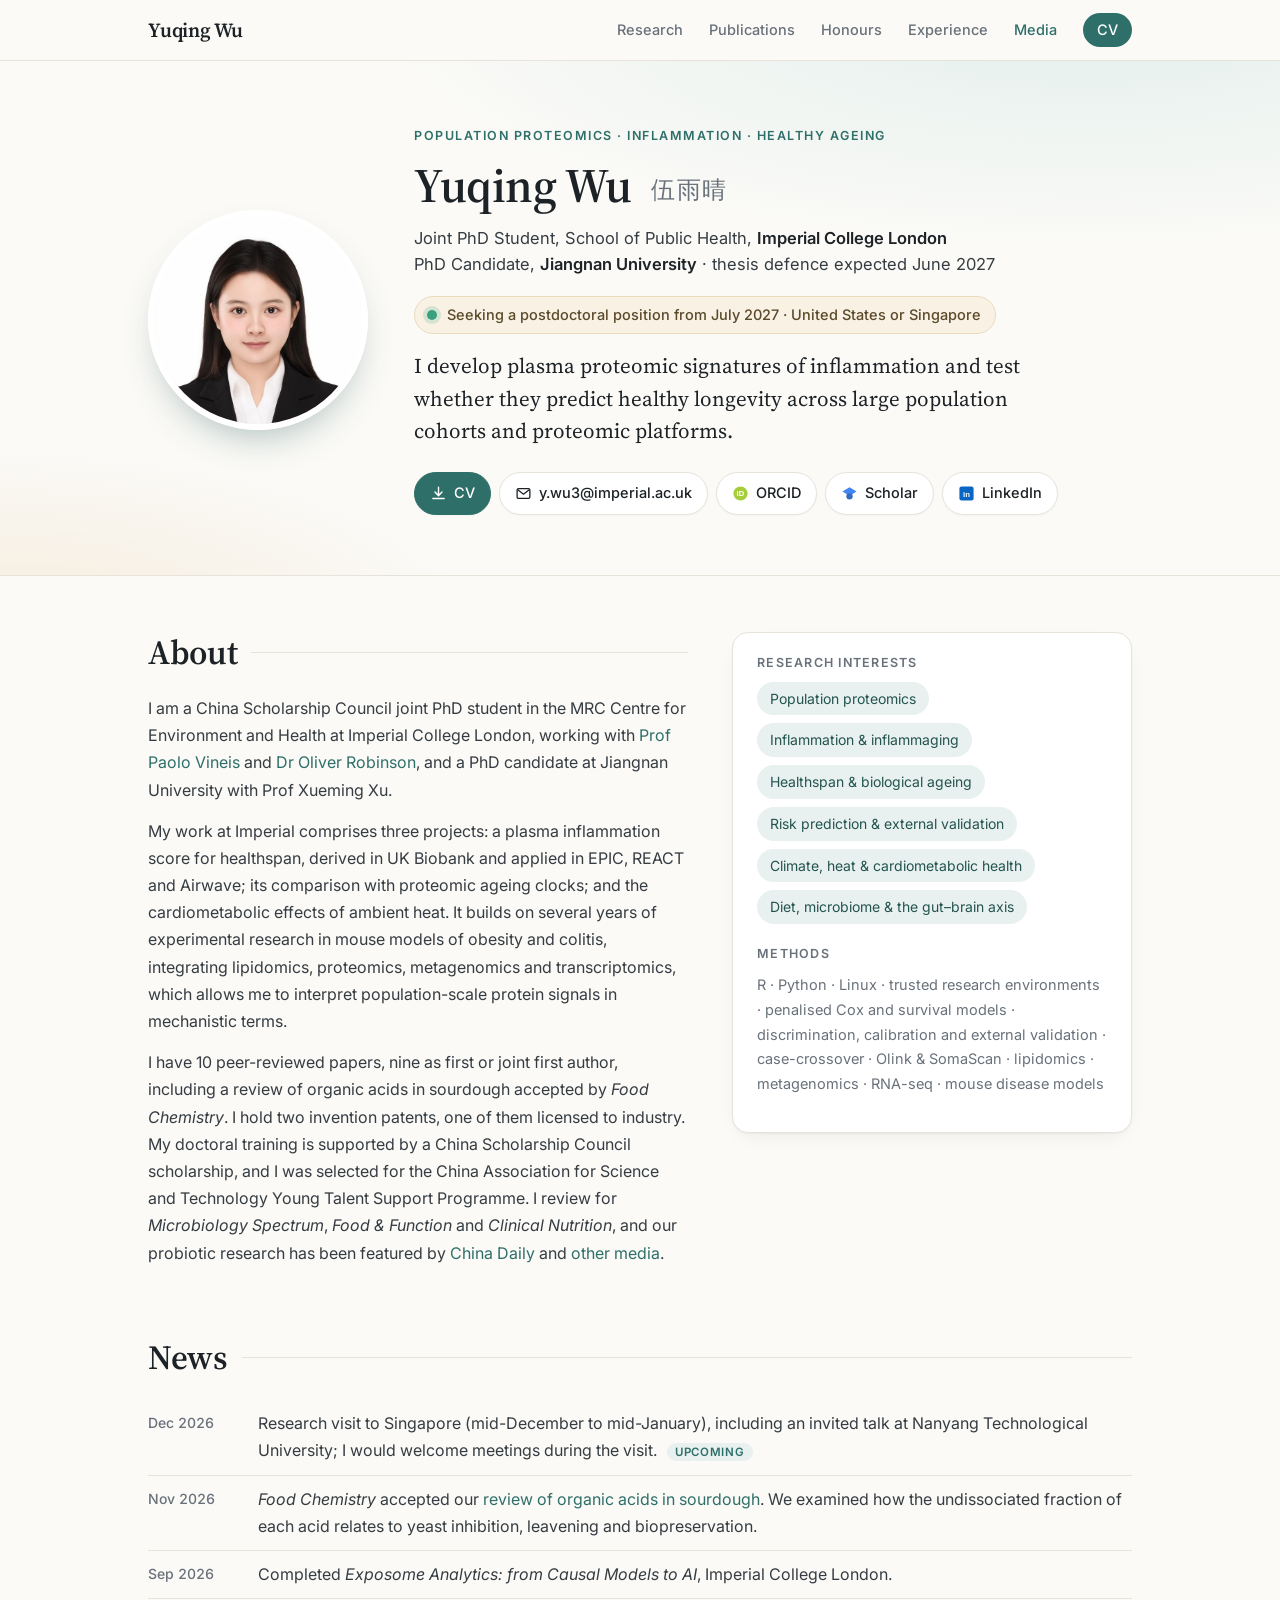
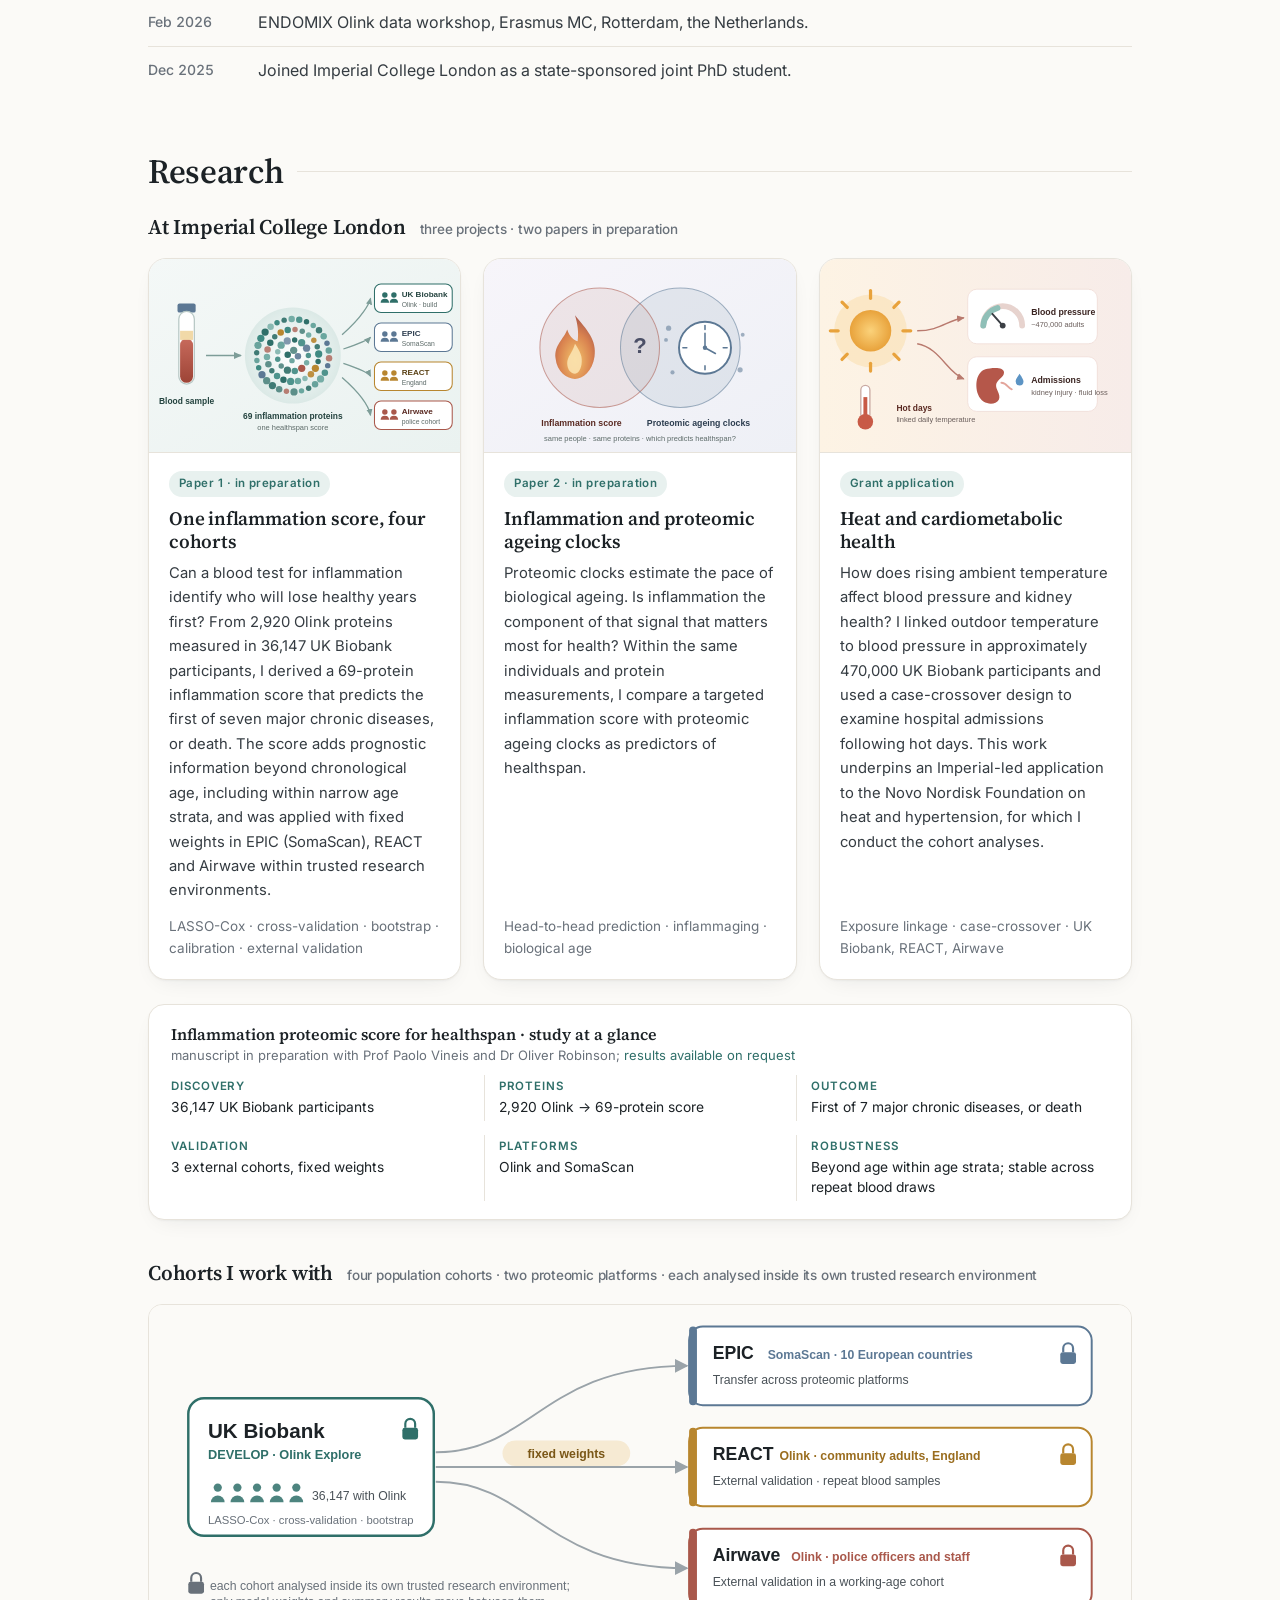
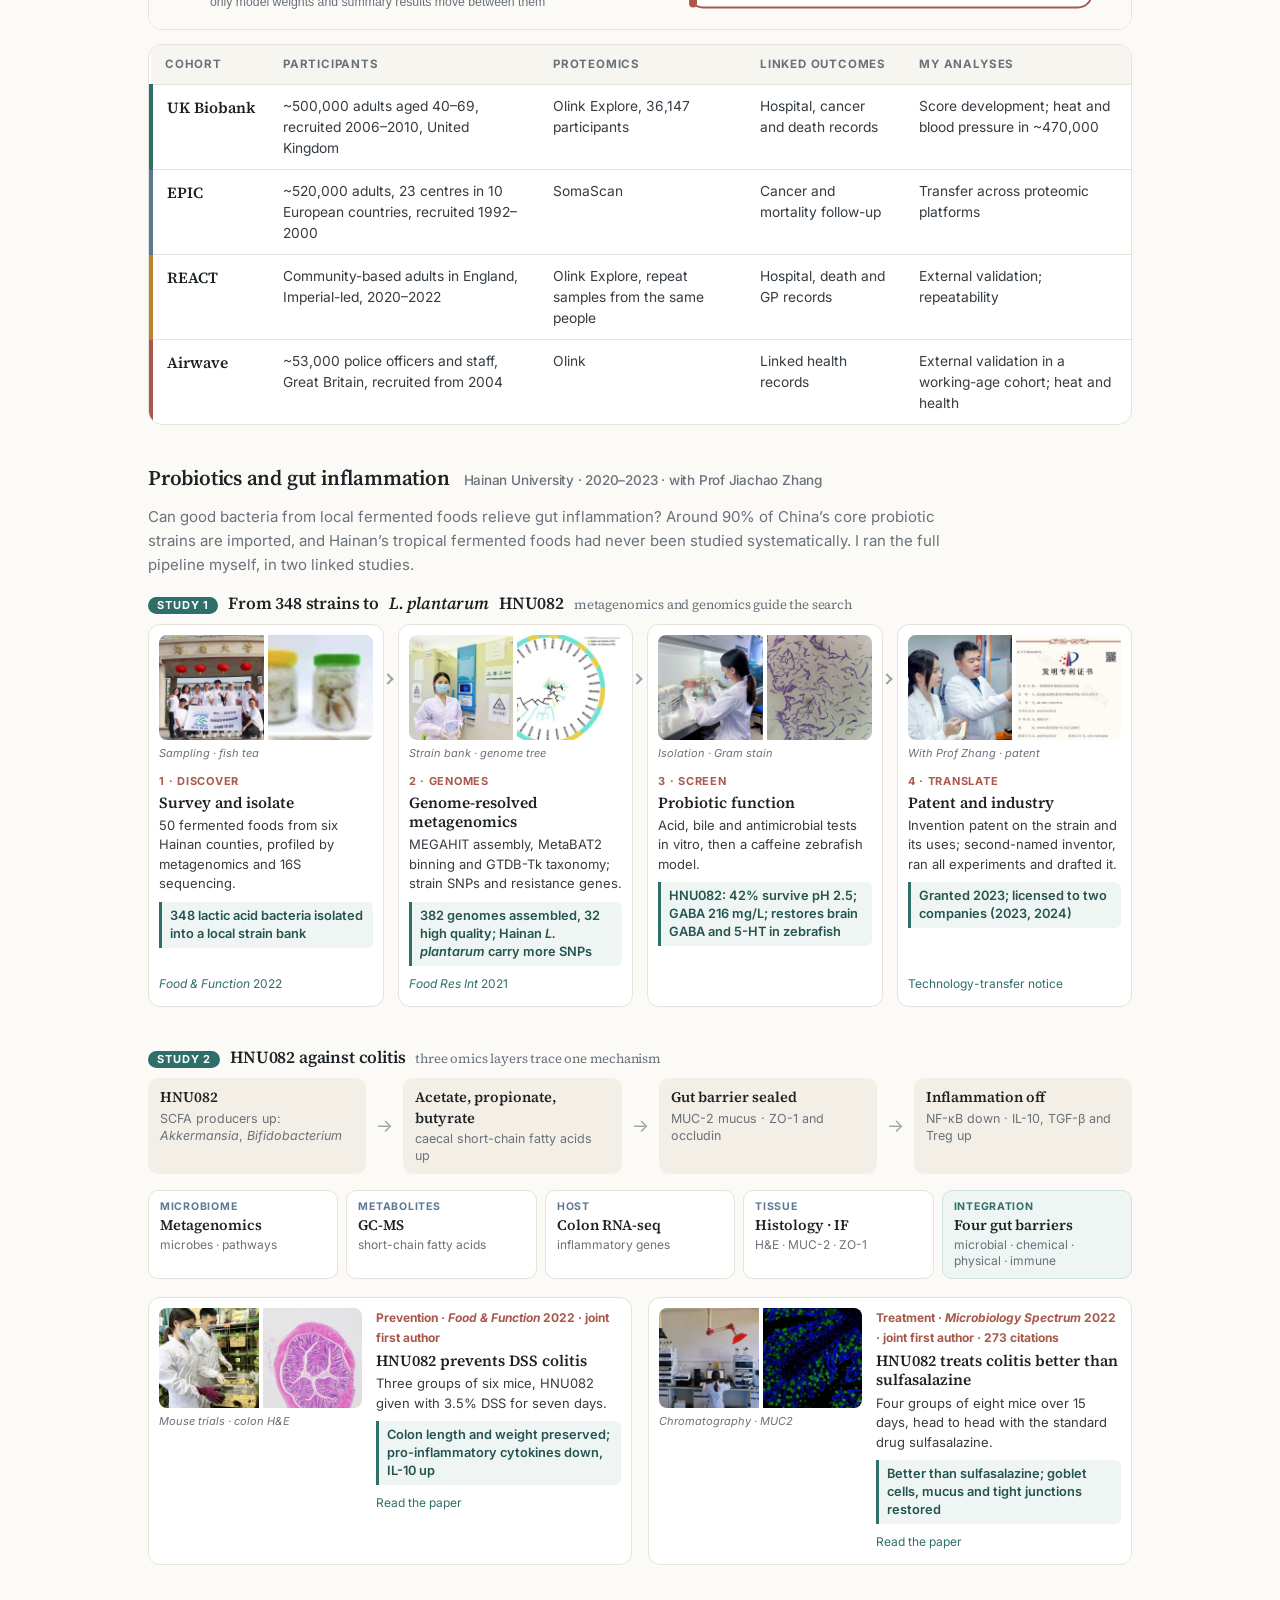
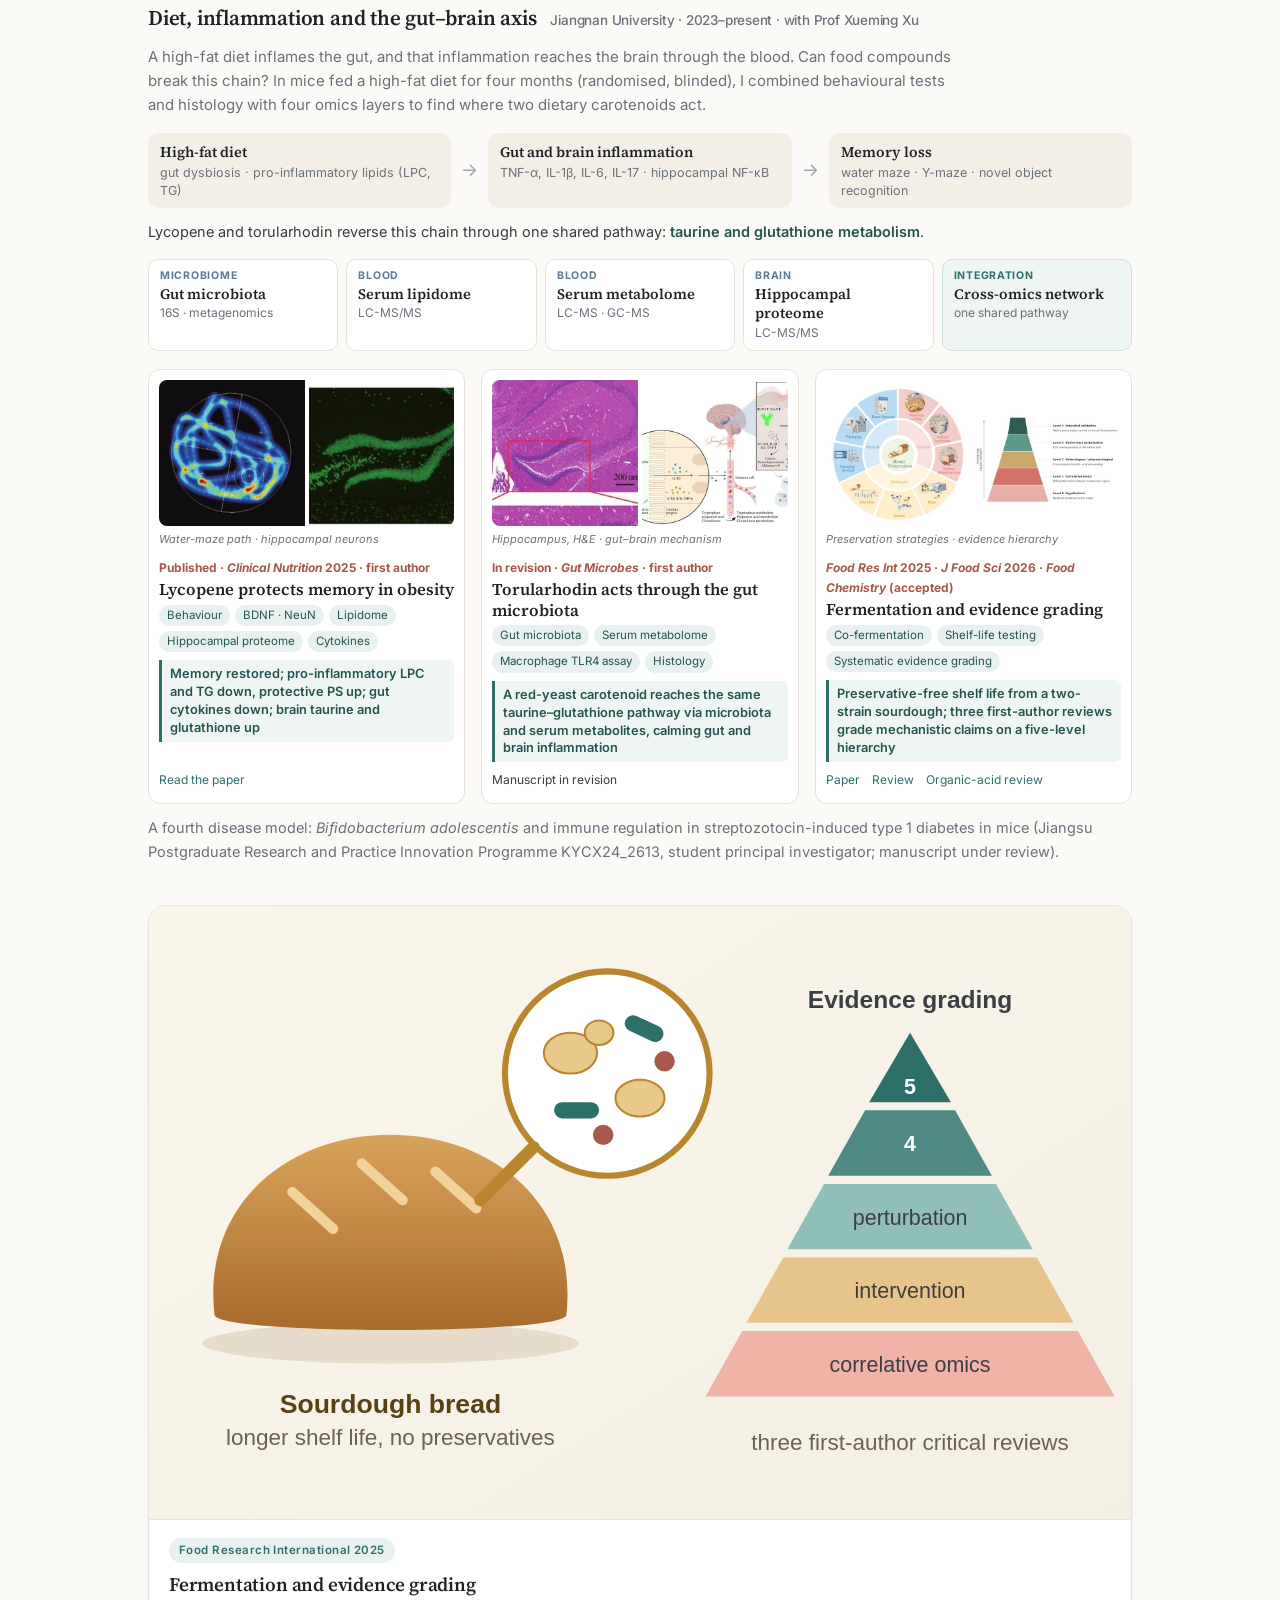
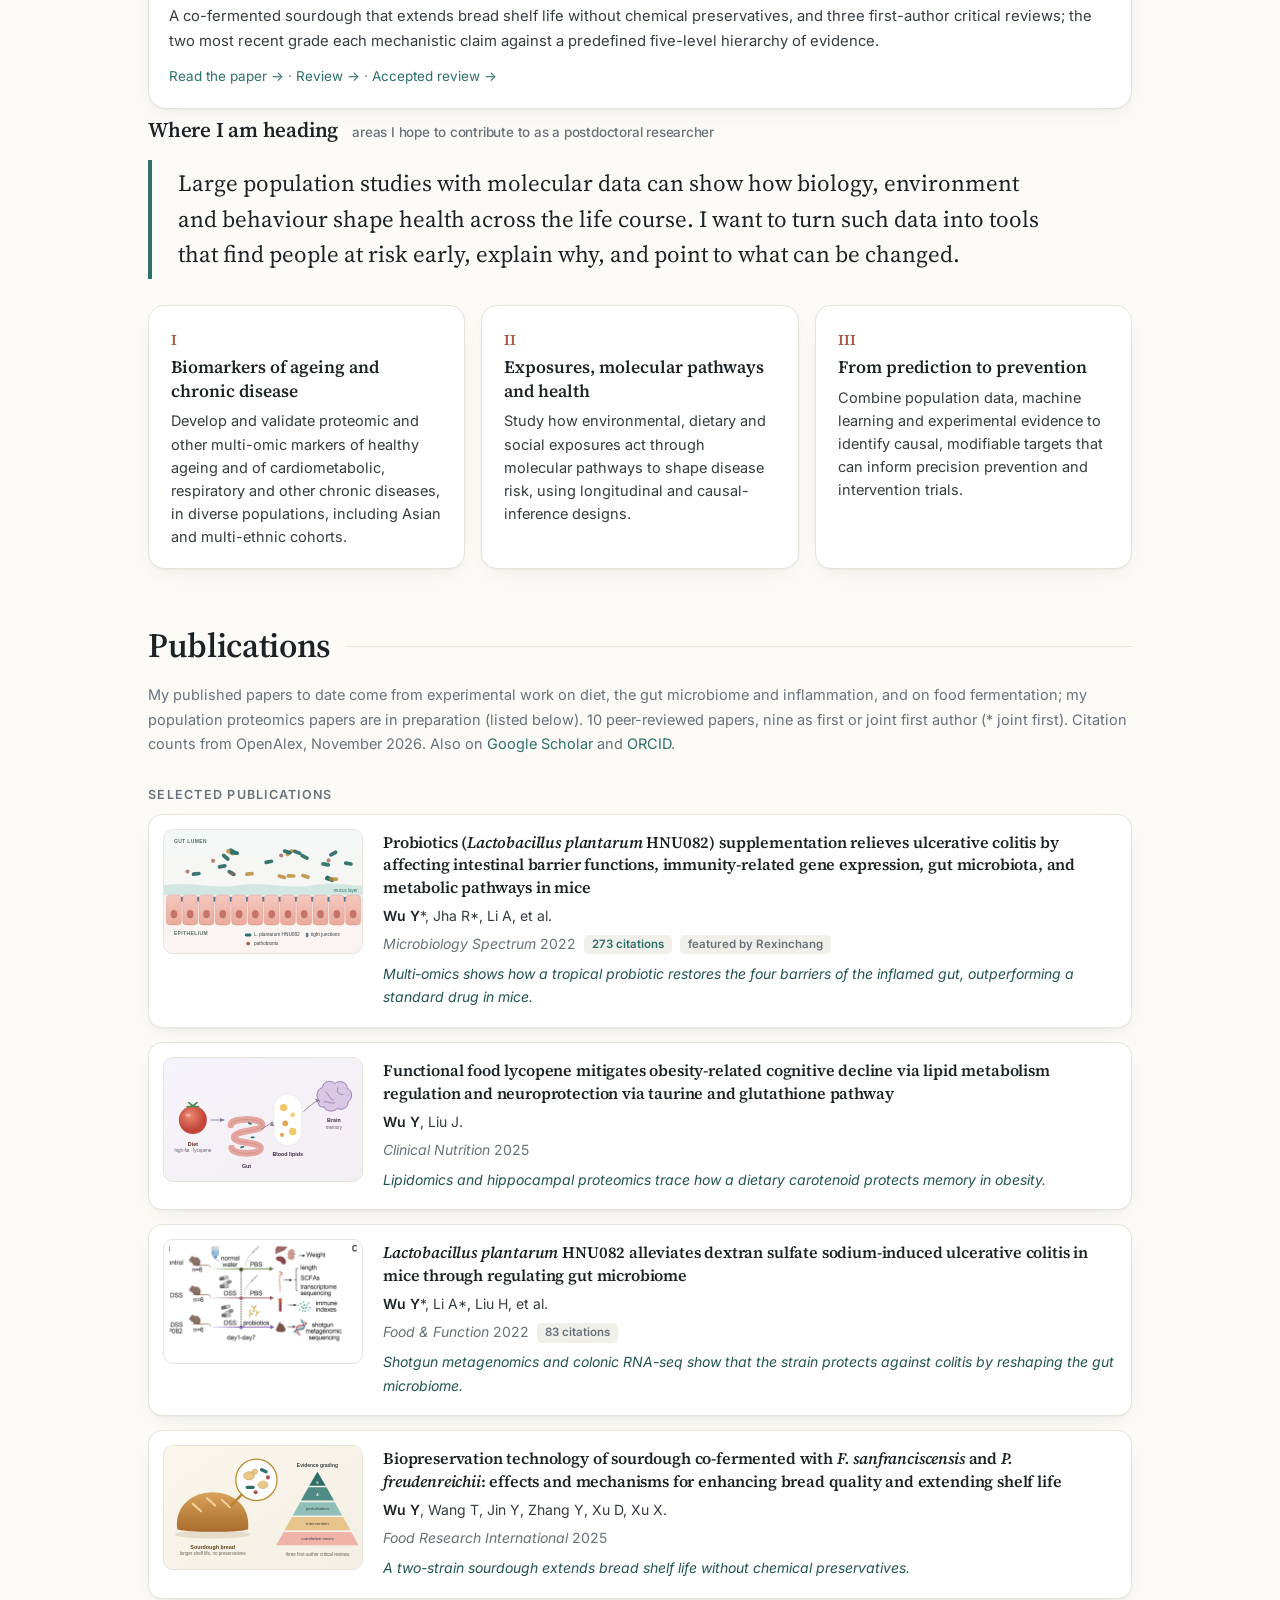
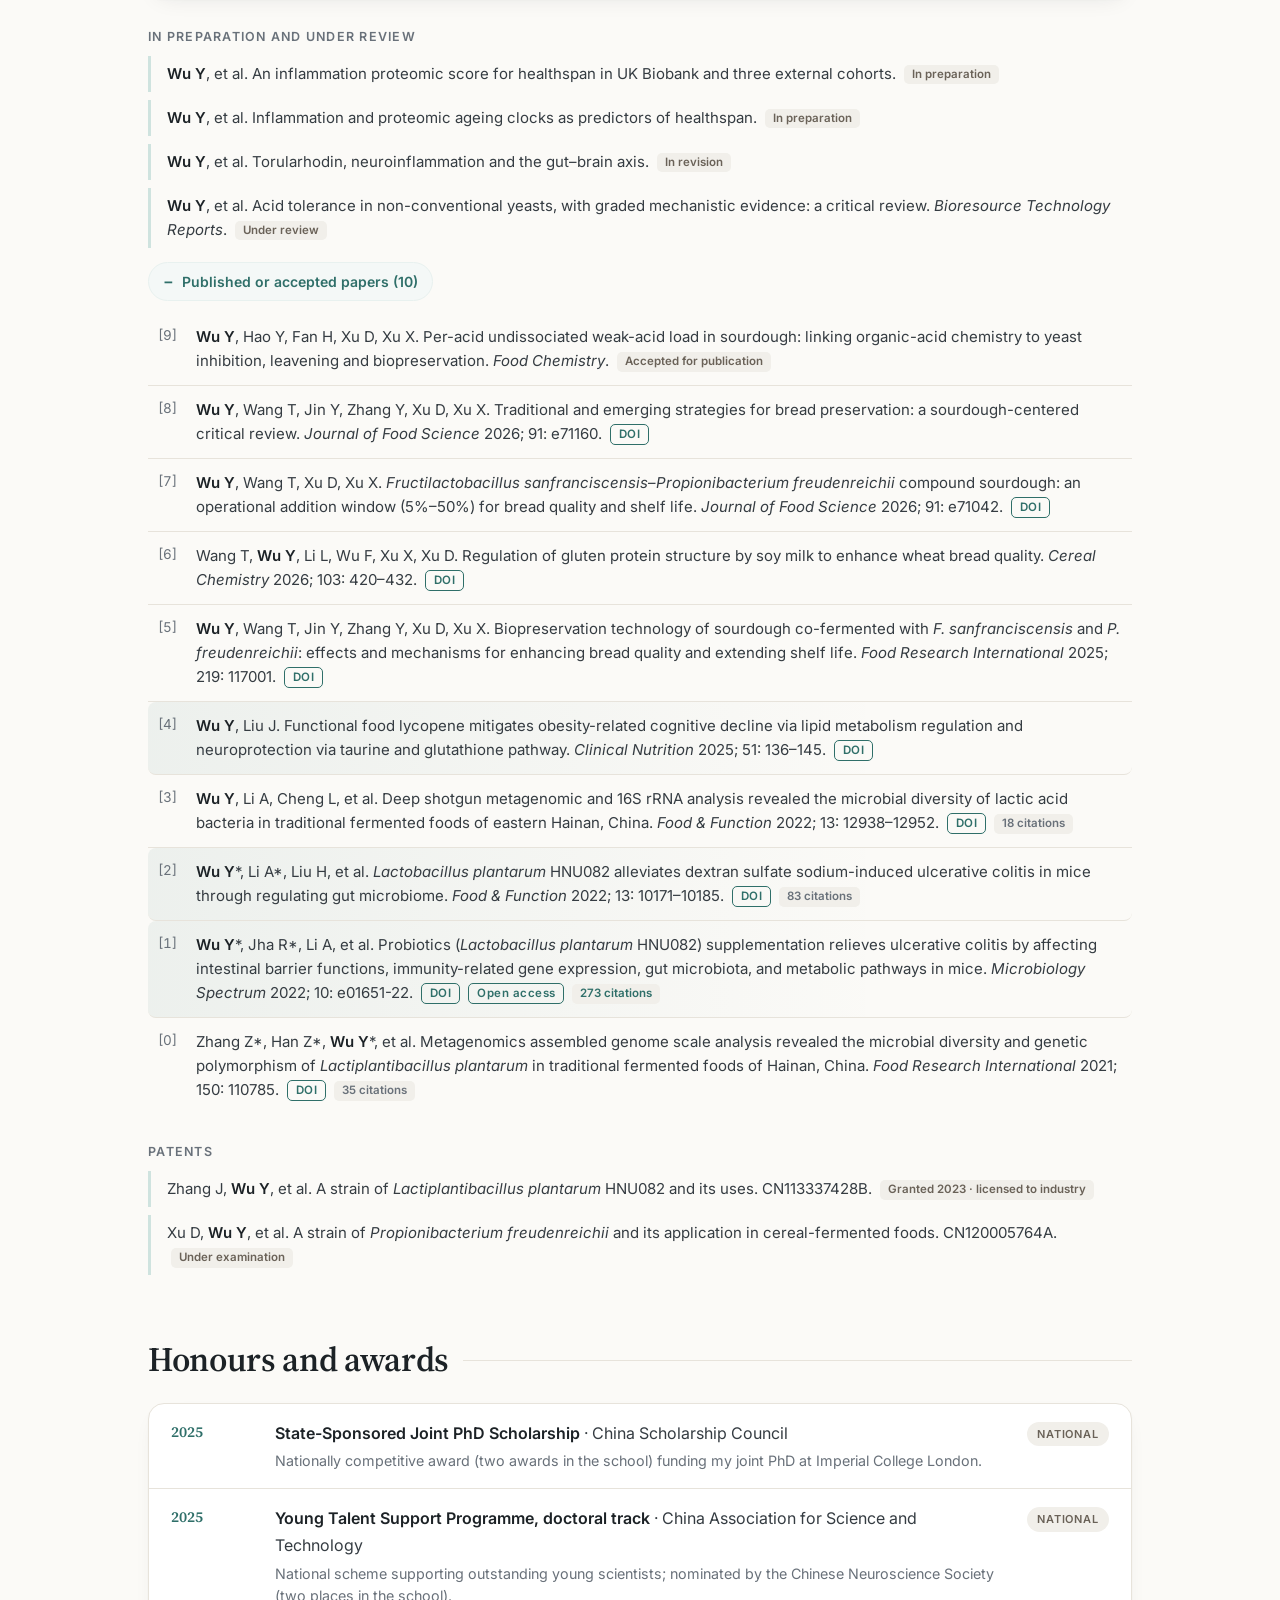
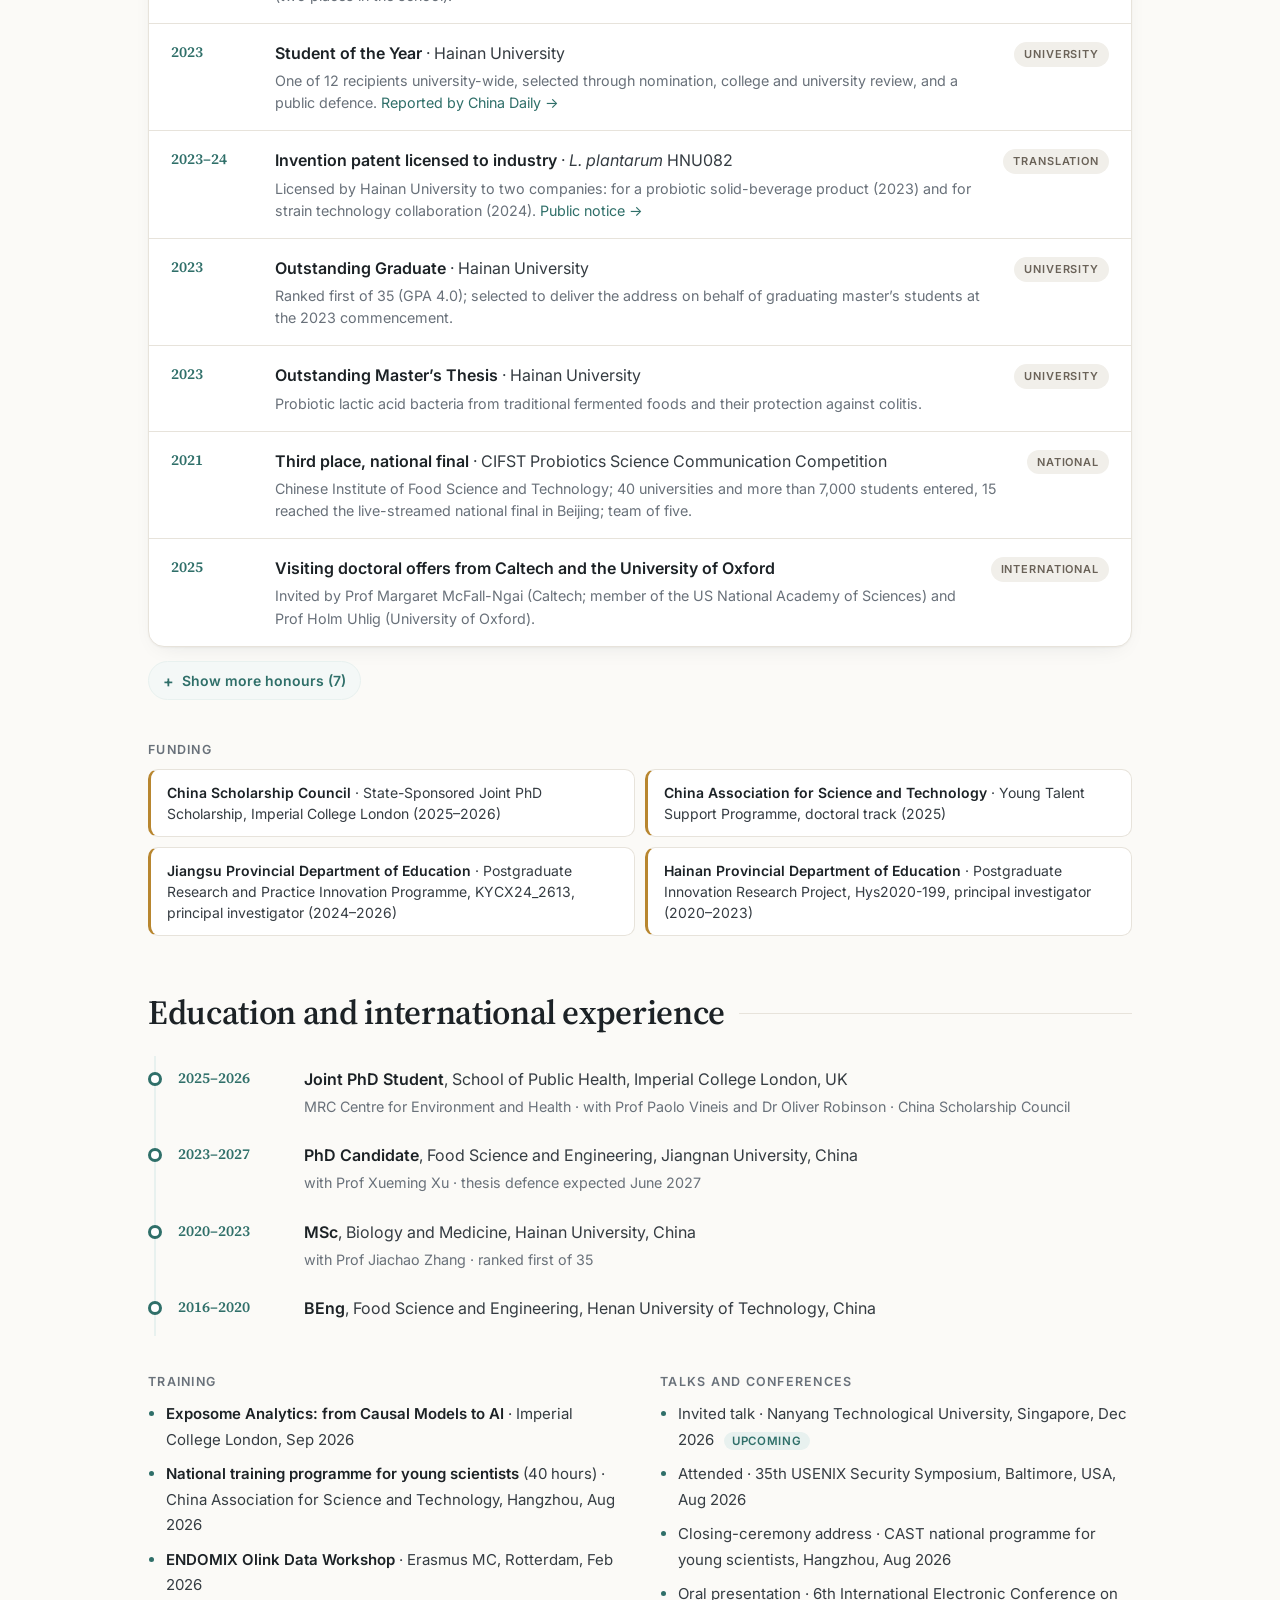
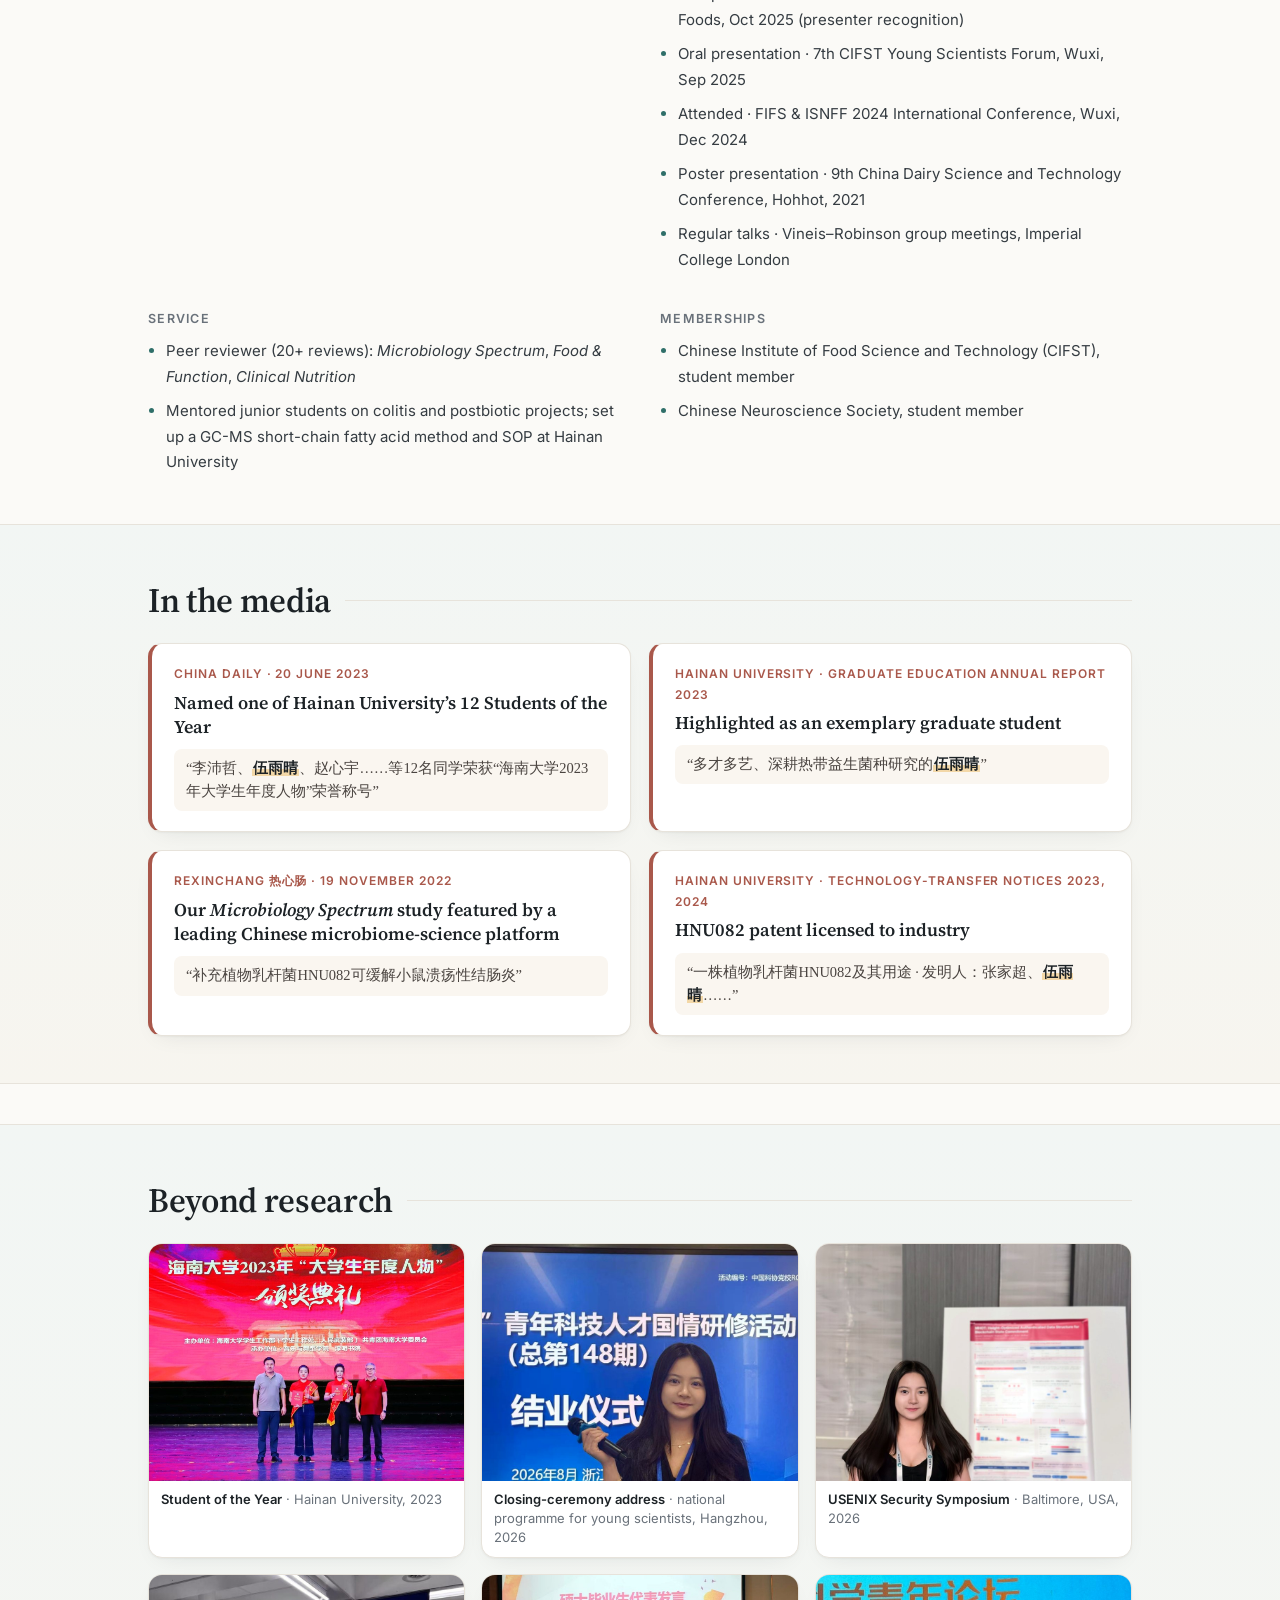
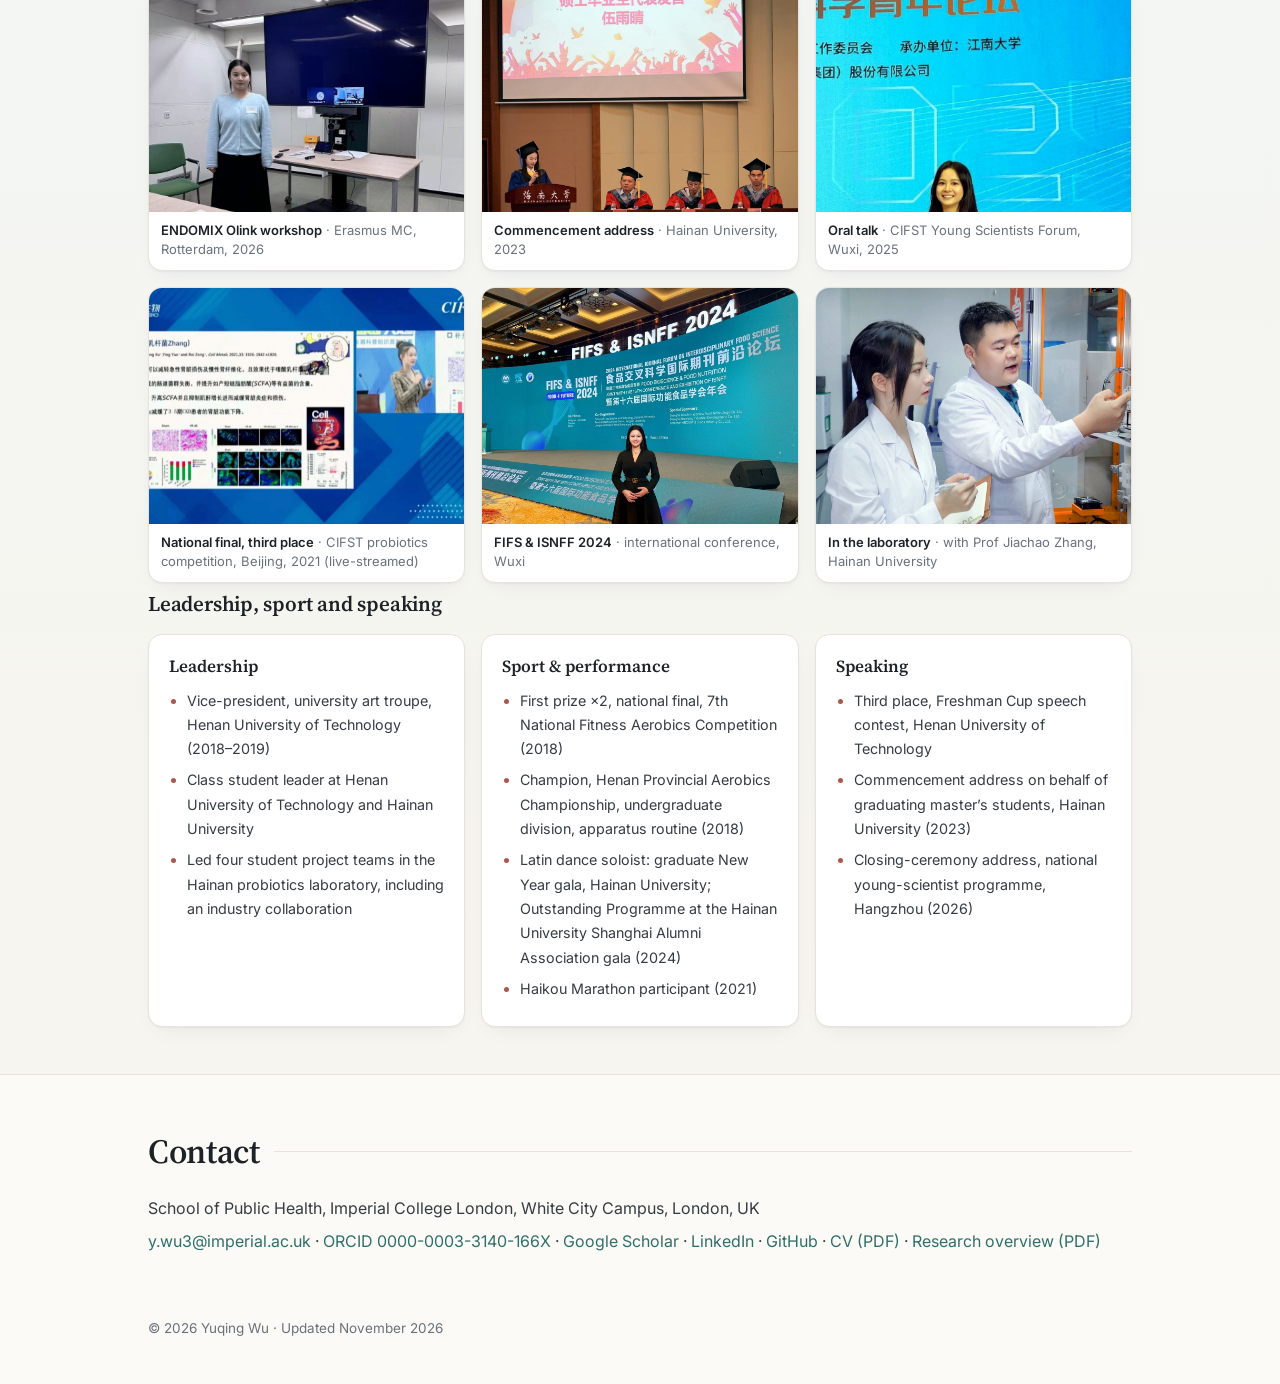
<file: v2.html>
<!doctype html>
<html lang="en">
<head>
<meta charset="utf-8">
<meta name="robots" content="noindex">
<meta name="google-site-verification" content="178Z9INmF8Chxix67JlEmXUnk-_u97Ebmbu6vArCJYk">
<meta name="viewport" content="width=device-width, initial-scale=1">
<title>Yuqing Wu</title>
<meta name="description" content="Yuqing Wu (伍雨晴): population proteomics, inflammation and healthy ageing, environmental health. Joint PhD student at Imperial College London; PhD candidate at Jiangnan University.">
<meta property="og:title" content="Yuqing Wu · Population proteomics, inflammation and healthy ageing">
<meta property="og:description" content="Joint PhD student, Imperial College London · PhD candidate, Jiangnan University">
<meta property="og:image" content="https://yuqingwu0520.github.io/assets/img/yuqing-wu.jpg">
<link rel="icon" href="data:image/svg+xml,%3Csvg xmlns='http://www.w3.org/2000/svg' viewBox='0 0 64 64'%3E%3Crect width='64' height='64' rx='14' fill='%232f6f69'/%3E%3Ctext x='32' y='43' font-family='Georgia,serif' font-size='30' fill='white' text-anchor='middle'%3EYW%3C/text%3E%3C/svg%3E">
<link rel="x-canonical" href="https://yuqingwu0520.github.io/">
<meta property="og:url" content="https://yuqingwu0520.github.io/">
<meta property="og:type" content="profile">
<meta name="twitter:card" content="summary">
<meta name="author" content="Yuqing Wu">
<link rel="apple-touch-icon" href="assets/img/icon-180.png">
<script type="application/ld+json">
{"@context":"https://schema.org","@type":"Person","name":"Yuqing Wu","alternateName":"伍雨晴","url":"https://yuqingwu0520.github.io/","image":"https://yuqingwu0520.github.io/assets/img/yuqing-wu.jpg","email":"mailto:y.wu3@imperial.ac.uk","jobTitle":"Joint PhD Student","affiliation":[{"@type":"CollegeOrUniversity","name":"Imperial College London"},{"@type":"CollegeOrUniversity","name":"Jiangnan University"}],"alumniOf":[{"@type":"CollegeOrUniversity","name":"Hainan University"},{"@type":"CollegeOrUniversity","name":"Henan University of Technology"}],"knowsAbout":["Population proteomics","Inflammation","Healthspan","Epidemiology","Gut microbiome","Machine learning"],"sameAs":["https://orcid.org/0000-0003-3140-166X","https://scholar.google.com/citations?user=GdOddpIAAAAJ","https://www.linkedin.com/in/yuqing-wu-proteomics/","https://github.com/YuqingWu0520"]}
</script>
<link rel="preconnect" href="https://fonts.googleapis.com">
<link rel="preconnect" href="https://fonts.gstatic.com" crossorigin>
<link href="https://fonts.googleapis.com/css2?family=Inter:wght@400;500;600&family=Source+Serif+4:ital,opsz,wght@0,8..60,400;0,8..60,600;1,8..60,400&display=swap" rel="stylesheet">
<link rel="stylesheet" href="style.css?v=20261122c">
</head>
<body>
<a class="skip" href="#about">Skip to content</a>

<header class="topbar">
  <div class="wrap topbar-in">
    <a class="brand" href="#top">Yuqing Wu</a>
    <nav>
      <a href="#research">Research</a>
      <a href="#publications">Publications</a>
      <a href="#honours">Honours</a>
      <a href="#experience">Experience</a>
      <a href="#media">Media</a>
      <a class="nav-cv" href="Yuqing_Wu_CV.pdf">CV</a>
    </nav>
  </div>
</header>

<div class="hero-band" id="top">
  <section class="wrap hero">
    <div class="hero-photo">
      <img src="assets/img/yuqing-wu.jpg" alt="Yuqing Wu" width="240" height="240">
    </div>
    <div class="hero-text">
      <p class="eyebrow">Population proteomics · Inflammation · Healthy ageing</p>
      <h1>Yuqing Wu <span class="cn">伍雨晴</span></h1>
      <p class="role">Joint PhD Student, School of Public Health, <b>Imperial College London</b><br>
      PhD Candidate, <b>Jiangnan University</b> · thesis defence expected June 2027</p>
      <p class="hire"><span class="dot" aria-hidden="true"></span>Seeking a postdoctoral position from July 2027 · United States or Singapore</p>
      <p class="lead">I develop plasma proteomic signatures of inflammation and test whether they predict healthy longevity across large population cohorts and proteomic platforms.</p>
      <div class="links">
        <a class="btn primary" href="Yuqing_Wu_CV.pdf"><svg viewBox="0 0 24 24" aria-hidden="true"><path d="M12 3v12m0 0l-5-5m5 5l5-5M4 19h16" fill="none" stroke="currentColor" stroke-width="2" stroke-linecap="round" stroke-linejoin="round"/></svg>CV</a>
        <a class="btn" href="mailto:y.wu3@imperial.ac.uk?subject=Website%20enquiry"><svg viewBox="0 0 24 24" aria-hidden="true"><rect x="3" y="5" width="18" height="14" rx="2" fill="none" stroke="currentColor" stroke-width="1.8"/><path d="M3.5 6.5l8.5 6.5 8.5-6.5" fill="none" stroke="currentColor" stroke-width="1.8"/></svg><span class="lg">y.wu3@imperial.ac.uk</span><span class="sm">Email</span></a>
        <a class="btn" href="https://orcid.org/0000-0003-3140-166X"><svg viewBox="0 0 24 24" aria-hidden="true"><circle cx="12" cy="12" r="10" fill="#a6ce39"/><text x="12" y="16.2" font-size="11" font-family="Arial" font-weight="700" fill="#fff" text-anchor="middle">iD</text></svg>ORCID</a>
        <a class="btn" href="https://scholar.google.com/citations?user=GdOddpIAAAAJ&amp;hl=en"><svg viewBox="0 0 24 24" aria-hidden="true"><path d="M12 3L2 9l10 6 10-6z" fill="#4285f4"/><circle cx="12" cy="16" r="4.5" fill="#356ac3"/></svg>Scholar</a>
        <a class="btn" href="https://www.linkedin.com/in/yuqing-wu-proteomics/"><svg viewBox="0 0 24 24" aria-hidden="true"><rect x="2" y="2" width="20" height="20" rx="3" fill="#0a66c2"/><text x="12" y="16.6" font-size="11" font-family="Arial" font-weight="700" fill="#fff" text-anchor="middle">in</text></svg>LinkedIn</a>
      </div>
    </div>
  </section>
</div>

<main class="wrap">

<section id="about" class="about">
  <div>
    <h2>About</h2>
    <p>I am a China Scholarship Council joint PhD student in the MRC Centre for Environment and Health at Imperial College London, working with <a href="https://profiles.imperial.ac.uk/p.vineis">Prof Paolo Vineis</a> and <a href="https://profiles.imperial.ac.uk/o.robinson">Dr Oliver Robinson</a>, and a PhD candidate at Jiangnan University with Prof Xueming Xu.</p>
    <p>My work at Imperial comprises three projects: a plasma inflammation score for healthspan, derived in UK Biobank and applied in EPIC, REACT and Airwave; its comparison with proteomic ageing clocks; and the cardiometabolic effects of ambient heat. It builds on several years of experimental research in mouse models of obesity and colitis, integrating lipidomics, proteomics, metagenomics and transcriptomics, which allows me to interpret population-scale protein signals in mechanistic terms.</p>
    <p>I have 10 peer-reviewed papers, nine as first or joint first author, including a review of organic acids in sourdough accepted by <i>Food Chemistry</i>. I hold two invention patents, one of them licensed to industry. My doctoral training is supported by a China Scholarship Council scholarship, and I was selected for the China Association for Science and Technology Young Talent Support Programme. I review for <i>Microbiology Spectrum</i>, <i>Food &amp; Function</i> and <i>Clinical Nutrition</i>, and our probiotic research has been featured by <a href="https://hain.chinadaily.com.cn/a/202306/20/WS649139f6a310ba94c5612aca.html">China Daily</a> and <a href="#media">other media</a>.</p>
  </div>
  <div class="interests">
    <h3 class="mini">Research interests</h3>
    <ul class="tags">
      <li>Population proteomics</li>
      <li>Inflammation &amp; inflammaging</li>
      <li>Healthspan &amp; biological ageing</li>
      <li>Risk prediction &amp; external validation</li>
      <li>Climate, heat &amp; cardiometabolic health</li>
      <li>Diet, microbiome &amp; the gut&ndash;brain axis</li>
    </ul>
    <h3 class="mini">Methods</h3>
    <p class="small">R · Python · Linux · trusted research environments · penalised Cox and survival models · discrimination, calibration and external validation · case-crossover · Olink &amp; SomaScan · lipidomics · metagenomics · RNA-seq · mouse disease models</p>
  </div>
</section>

<section id="news">
  <h2>News</h2>
  <ul class="news">
    <li><span class="date">Dec 2026</span><span>Research visit to Singapore (mid-December to mid-January), including an invited talk at Nanyang Technological University; I would welcome meetings during the visit. <em class="up">upcoming</em></span></li>
    <li><span class="date">Nov 2026</span><span><i>Food Chemistry</i> accepted our <a href="#food-chemistry-sourdough">review of organic acids in sourdough</a>. We examined how the undissociated fraction of each acid relates to yeast inhibition, leavening and biopreservation.</span></li>
    <li><span class="date">Sep 2026</span><span>Completed <i>Exposome Analytics: from Causal Models to AI</i>, Imperial College London.</span></li>
    <li><span class="date">Feb 2026</span><span>ENDOMIX Olink data workshop, Erasmus MC, Rotterdam, the Netherlands.</span></li>
    <li><span class="date">Dec 2025</span><span>Joined Imperial College London as a state-sponsored joint PhD student.</span></li>
  </ul>
</section>


<section id="research">
  <h2>Research</h2>
  <h3 class="group">At Imperial College London <span>three projects · two papers in preparation</span></h3>
  <div class="cards">
    <article class="rcard">
      <img width="480" height="300" decoding="async" src="assets/fig/ihps.svg" alt="Illustration: a 69-protein score built in UK Biobank and applied in EPIC, REACT and Airwave" loading="lazy">
      <div class="rbody">
        <span class="badge">Paper 1 · in preparation</span>
        <h4>One inflammation score, four cohorts</h4>
        <p>Can a blood test for inflammation identify who will lose healthy years first? From 2,920 Olink proteins measured in 36,147 UK Biobank participants, I derived a 69-protein inflammation score that predicts the first of seven major chronic diseases, or death. The score adds prognostic information beyond chronological age, including within narrow age strata, and was applied with fixed weights in EPIC (SomaScan), REACT and Airwave within trusted research environments.</p>
        <p class="meta">LASSO-Cox · cross-validation · bootstrap · calibration · external validation</p>
      </div>
    </article>
    <article class="rcard">
      <img width="480" height="300" decoding="async" src="assets/fig/clocks.svg" alt="Illustration: inflammation score compared with proteomic ageing clocks" loading="lazy">
      <div class="rbody">
        <span class="badge">Paper 2 · in preparation</span>
        <h4>Inflammation and proteomic ageing clocks</h4>
        <p>Proteomic clocks estimate the pace of biological ageing. Is inflammation the component of that signal that matters most for health? Within the same individuals and protein measurements, I compare a targeted inflammation score with proteomic ageing clocks as predictors of healthspan.</p>
        <p class="meta">Head-to-head prediction · inflammaging · biological age</p>
      </div>
    </article>
    <article class="rcard">
      <img width="480" height="300" decoding="async" src="assets/fig/heat.svg" alt="Illustration: hot days linked to blood pressure and hospital admissions" loading="lazy">
      <div class="rbody">
        <span class="badge">Grant application</span>
        <h4>Heat and cardiometabolic health</h4>
        <p>How does rising ambient temperature affect blood pressure and kidney health? I linked outdoor temperature to blood pressure in approximately 470,000 UK Biobank participants and used a case-crossover design to examine hospital admissions following hot days. This work underpins an Imperial-led application to the Novo Nordisk Foundation on heat and hypertension, for which I conduct the cohort analyses.</p>
        <p class="meta">Exposure linkage · case-crossover · UK Biobank, REACT, Airwave</p>
      </div>
    </article>
  </div>

  <div class="glance">
    <p class="gl-t">Inflammation proteomic score for healthspan · study at a glance <span>manuscript in preparation with Prof Paolo Vineis and Dr Oliver Robinson; <a href="mailto:y.wu3@imperial.ac.uk?subject=Inflammation%20proteomic%20score%20results">results available on request</a></span></p>
    <dl>
      <div><dt>Discovery</dt><dd>36,147 UK Biobank participants</dd></div>
      <div><dt>Proteins</dt><dd>2,920 Olink &rarr; 69-protein score</dd></div>
      <div><dt>Outcome</dt><dd>First of 7 major chronic diseases, or death</dd></div>
      <div><dt>Validation</dt><dd>3 external cohorts, fixed weights</dd></div>
      <div><dt>Platforms</dt><dd>Olink and SomaScan</dd></div>
      <div><dt>Robustness</dt><dd>Beyond age within age strata; stable across repeat blood draws</dd></div>
    </dl>
  </div>

  <h3 class="group">Cohorts I work with <span>four population cohorts · two proteomic platforms · each analysed inside its own trusted research environment</span></h3>
  <figure class="coh-fig"><img src="assets/fig/cohorts.svg" alt="The score is developed in UK Biobank and applied with fixed weights in EPIC, REACT and Airwave; each cohort stays inside its own trusted research environment" loading="lazy" width="1000" height="330"></figure>
  <div class="coh-wrap"><table class="coh">
    <thead><tr><th>Cohort</th><th>Participants</th><th>Proteomics</th><th>Linked outcomes</th><th>My analyses</th></tr></thead>
    <tbody>
      <tr style="--c:#2f6f69"><td><b>UK Biobank</b></td><td>~500,000 adults aged 40&ndash;69, recruited 2006&ndash;2010, United Kingdom</td><td>Olink Explore, 36,147 participants</td><td>Hospital, cancer and death records</td><td>Score development; heat and blood pressure in ~470,000</td></tr>
      <tr style="--c:#5c7894"><td><b>EPIC</b></td><td>~520,000 adults, 23 centres in 10 European countries, recruited 1992&ndash;2000</td><td>SomaScan</td><td>Cancer and mortality follow-up</td><td>Transfer across proteomic platforms</td></tr>
      <tr style="--c:#b8862f"><td><b>REACT</b></td><td>Community-based adults in England, Imperial-led, 2020&ndash;2022</td><td>Olink Explore, repeat samples from the same people</td><td>Hospital, death and GP records</td><td>External validation; repeatability</td></tr>
      <tr style="--c:#a9584b"><td><b>Airwave</b></td><td>~53,000 police officers and staff, Great Britain, recruited from 2004</td><td>Olink</td><td>Linked health records</td><td>External validation in a working-age cohort; heat and health</td></tr>
    </tbody>
  </table></div>

  <h3 class="group">Probiotics and gut inflammation <span>Hainan University · 2020&ndash;2023 · with Prof Jiachao Zhang</span></h3>
  <p class="jr-intro">Can good bacteria from local fermented foods relieve gut inflammation? Around 90% of China&rsquo;s core probiotic strains are imported, and Hainan&rsquo;s tropical fermented foods had never been studied systematically. I ran the full pipeline myself, in two linked studies.</p>

  <h4 class="work"><span>Study 1</span>From 348 strains to <i>L. plantarum</i> HNU082 <em>metagenomics and genomics guide the search</em></h4>
  <ol class="steps5 four">
    <li><figure><div class="pair"><img src="assets/img/pb-p1.jpg" alt="Sampling team setting out from Hainan University" loading="lazy" width="440" height="440"><img src="assets/img/pb-q1.jpg" alt="Fermented fish tea, a traditional food from eastern Hainan" loading="lazy" width="440" height="440"></div><figcaption>Sampling · fish tea</figcaption></figure><span class="k">1 · Discover</span><b>Survey and isolate</b><p>50 fermented foods from six Hainan counties, profiled by metagenomics and 16S sequencing.</p><p class="res">348 lactic acid bacteria isolated into a local strain bank</p><span class="lk"><a href="https://doi.org/10.1039/d2fo02501a"><i>Food &amp; Function</i> 2022</a></span></li>
    <li><figure><div class="pair"><img src="assets/img/pb-p6.jpg" alt="Strain bank in the minus-80 freezers" loading="lazy" width="440" height="440"><img src="assets/img/pb-q6.jpg" alt="Phylogenetic tree of metagenome-assembled genomes" loading="lazy" width="440" height="440"></div><figcaption>Strain bank · genome tree</figcaption></figure><span class="k">2 · Genomes</span><b>Genome-resolved metagenomics</b><p>MEGAHIT assembly, MetaBAT2 binning and GTDB-Tk taxonomy; strain SNPs and resistance genes.</p><p class="res">382 genomes assembled, 32 high quality; Hainan <i>L. plantarum</i> carry more SNPs</p><span class="lk"><a href="https://doi.org/10.1016/j.foodres.2021.110785"><i>Food Res Int</i> 2021</a></span></li>
    <li><figure><div class="pair"><img src="assets/img/pb-p2.jpg" alt="Isolating strains in the biosafety cabinet" loading="lazy" width="440" height="440"><img src="assets/img/pb-q2.jpg" alt="Gram-stained candidate isolate" loading="lazy" width="440" height="440"></div><figcaption>Isolation · Gram stain</figcaption></figure><span class="k">3 · Screen</span><b>Probiotic function</b><p>Acid, bile and antimicrobial tests in vitro, then a caffeine zebrafish model.</p><p class="res">HNU082: 42% survive pH 2.5; GABA 216 mg/L; restores brain GABA and 5-HT in zebrafish</p></li>
    <li><figure><div class="pair"><img src="assets/img/pb-p5.jpg" alt="In the laboratory with Prof Jiachao Zhang" loading="lazy" width="440" height="440"><img src="assets/img/pb-q5.jpg" alt="Invention patent certificate for strain HNU082" loading="lazy" width="440" height="440"></div><figcaption>With Prof Zhang · patent</figcaption></figure><span class="k">4 · Translate</span><b>Patent and industry</b><p>Invention patent on the strain and its uses; second-named inventor, ran all experiments and drafted it.</p><p class="res">Granted 2023; licensed to two companies (2023, 2024)</p><span class="lk"><a href="https://scitech.hainanu.edu.cn/info/1118/8653.htm">Technology-transfer notice</a></span></li>
  </ol>

  <h4 class="work"><span>Study 2</span>HNU082 against colitis <em>three omics layers trace one mechanism</em></h4>
  <div class="gb-flow"><span><b>HNU082</b>SCFA producers up: <em>Akkermansia</em>, <em>Bifidobacterium</em></span><i aria-hidden="true">&rarr;</i><span><b>Acetate, propionate, butyrate</b>caecal short-chain fatty acids up</span><i aria-hidden="true">&rarr;</i><span><b>Gut barrier sealed</b>MUC-2 mucus · ZO-1 and occludin</span><i aria-hidden="true">&rarr;</i><span><b>Inflammation off</b>NF-&kappa;B down · IL-10, TGF-&beta; and Treg up</span></div>
  <div class="omics">
    <div><span>Microbiome</span><b>Metagenomics</b>microbes · pathways</div>
    <div><span>Metabolites</span><b>GC-MS</b>short-chain fatty acids</div>
    <div><span>Host</span><b>Colon RNA-seq</b>inflammatory genes</div>
    <div><span>Tissue</span><b>Histology · IF</b>H&amp;E · MUC-2 · ZO-1</div>
    <div class="hub"><span>Integration</span><b>Four gut barriers</b>microbial · chemical · physical · immune</div>
  </div>
  <ol class="steps5 two">
    <li><figure><div class="pair"><img src="assets/img/pb-p3.jpg" alt="Mouse trials in the animal facility" loading="lazy" width="440" height="440"><img src="assets/img/pb-q3.jpg" alt="Colon cross-section stained with haematoxylin and eosin" loading="lazy" width="440" height="440"></div><figcaption>Mouse trials · colon H&amp;E</figcaption></figure><span class="k">Prevention · <i>Food &amp; Function</i> 2022 · joint first author</span><b>HNU082 prevents DSS colitis</b><p>Three groups of six mice, HNU082 given with 3.5% DSS for seven days.</p><p class="res">Colon length and weight preserved; pro-inflammatory cytokines down, IL-10 up</p><span class="lk"><a href="https://doi.org/10.1039/d2fo02303b">Read the paper</a></span></li>
    <li><figure><div class="pair"><img src="assets/img/pb-p4.jpg" alt="Chromatography for short-chain fatty acids" loading="lazy" width="440" height="440"><img src="assets/img/pb-q4.jpg" alt="MUC2 immunofluorescence in colon tissue" loading="lazy" width="440" height="440"></div><figcaption>Chromatography · MUC2</figcaption></figure><span class="k">Treatment · <i>Microbiology Spectrum</i> 2022 · joint first author · 273 citations</span><b>HNU082 treats colitis better than sulfasalazine</b><p>Four groups of eight mice over 15 days, head to head with the standard drug sulfasalazine.</p><p class="res">Better than sulfasalazine; goblet cells, mucus and tight junctions restored</p><span class="lk"><a href="https://doi.org/10.1128/spectrum.01651-22">Read the paper</a></span></li>
  </ol>

  <h3 class="group">Diet, inflammation and the gut&ndash;brain axis <span>Jiangnan University · 2023&ndash;present · with Prof Xueming Xu</span></h3>
  <p class="jr-intro">A high-fat diet inflames the gut, and that inflammation reaches the brain through the blood. Can food compounds break this chain? In mice fed a high-fat diet for four months (randomised, blinded), I combined behavioural tests and histology with four omics layers to find where two dietary carotenoids act.</p>
  <div class="gb-flow"><span><b>High-fat diet</b>gut dysbiosis · pro-inflammatory lipids (LPC, TG)</span><i aria-hidden="true">&rarr;</i><span><b>Gut and brain inflammation</b>TNF-&alpha;, IL-1&beta;, IL-6, IL-17 · hippocampal NF-&kappa;B</span><i aria-hidden="true">&rarr;</i><span><b>Memory loss</b>water maze · Y-maze · novel object recognition</span></div>
  <p class="gb-key">Lycopene and torularhodin reverse this chain through one shared pathway: <b>taurine and glutathione metabolism</b>.</p>
  <div class="omics">
    <div><span>Microbiome</span><b>Gut microbiota</b>16S · metagenomics</div>
    <div><span>Blood</span><b>Serum lipidome</b>LC-MS/MS</div>
    <div><span>Blood</span><b>Serum metabolome</b>LC-MS · GC-MS</div>
    <div><span>Brain</span><b>Hippocampal proteome</b>LC-MS/MS</div>
    <div class="hub"><span>Integration</span><b>Cross-omics network</b>one shared pathway</div>
  </div>
  <ol class="steps5 three">
    <li><figure><div class="pair"><img src="assets/img/jn-l1.jpg" alt="Water-maze swim paths of a lycopene-treated mouse" loading="lazy" width="440" height="440"><img src="assets/img/jn-l2.jpg" alt="Hippocampal neurons stained for NeuN" loading="lazy" width="440" height="440"></div><figcaption>Water-maze path · hippocampal neurons</figcaption></figure><span class="k">Published · <i>Clinical Nutrition</i> 2025 · first author</span><b>Lycopene protects memory in obesity</b><ul class="chips"><li>Behaviour</li><li>BDNF · NeuN</li><li>Lipidome</li><li>Hippocampal proteome</li><li>Cytokines</li></ul><p class="res">Memory restored; pro-inflammatory LPC and TG down, protective PS up; gut cytokines down; brain taurine and glutathione up</p><span class="lk"><a href="https://doi.org/10.1016/j.clnu.2025.06.005">Read the paper</a></span></li>
    <li><figure><div class="pair"><img src="assets/img/jn-t1.jpg" alt="Hippocampus section stained with haematoxylin and eosin" loading="lazy" width="440" height="440"><img src="assets/img/jn-t2.jpg" alt="Proposed gut&ndash;brain mechanism of torularhodin" loading="lazy" width="440" height="440"></div><figcaption>Hippocampus, H&amp;E · gut&ndash;brain mechanism</figcaption></figure><span class="k">In revision · <i>Gut Microbes</i> · first author</span><b>Torularhodin acts through the gut microbiota</b><ul class="chips"><li>Gut microbiota</li><li>Serum metabolome</li><li>Macrophage TLR4 assay</li><li>Histology</li></ul><p class="res">A red-yeast carotenoid reaches the same taurine&ndash;glutathione pathway via microbiota and serum metabolites, calming gut and brain inflammation</p><span class="lk">Manuscript in revision</span></li>
    <li><figure><div class="pair"><img src="assets/img/jn-f1.jpg" alt="Overview of bread preservation strategies" loading="lazy" width="440" height="440"><img src="assets/img/jn-f2.jpg" alt="Five-level hierarchy for grading mechanistic evidence" loading="lazy" width="440" height="440"></div><figcaption>Preservation strategies · evidence hierarchy</figcaption></figure><span class="k"><i>Food Res Int</i> 2025 · <i>J Food Sci</i> 2026 · <i>Food Chemistry</i> (accepted)</span><b>Fermentation and evidence grading</b><ul class="chips"><li>Co-fermentation</li><li>Shelf-life testing</li><li>Systematic evidence grading</li></ul><p class="res">Preservative-free shelf life from a two-strain sourdough; three first-author reviews grade mechanistic claims on a five-level hierarchy</p><span class="lk"><a href="https://doi.org/10.1016/j.foodres.2025.117001">Paper</a><a href="https://doi.org/10.1111/1750-3841.71160">Review</a><a href="#food-chemistry-sourdough">Organic-acid review</a></span></li>
  </ol>
  <p class="small gb-note">A fourth disease model: <i>Bifidobacterium adolescentis</i> and immune regulation in streptozotocin-induced type 1 diabetes in mice (Jiangsu Postgraduate Research and Practice Innovation Programme KYCX24_2613, student principal investigator; manuscript under review).</p>
    </article>
    <article class="rcard">
      <img width="480" height="300" decoding="async" src="assets/fig/fermentation.svg" alt="Illustration: sourdough bread, microbes and an evidence pyramid" loading="lazy">
      <div class="rbody">
        <span class="badge pub">Food Research International 2025</span>
        <h4>Fermentation and evidence grading</h4>
        <p>A co-fermented sourdough that extends bread shelf life without chemical preservatives, and three first-author critical reviews; the two most recent grade each mechanistic claim against a predefined five-level hierarchy of evidence.</p>
        <p class="meta"><a href="https://doi.org/10.1016/j.foodres.2025.117001">Read the paper →</a> · <a href="https://doi.org/10.1111/1750-3841.71160">Review →</a> · <a href="#food-chemistry-sourdough">Accepted review →</a></p>
      </div>
    </article>
  </div>
  <h3 class="group" id="vision">Where I am heading <span>areas I hope to contribute to as a postdoctoral researcher</span></h3>
  <blockquote class="vision">Large population studies with molecular data can show how biology, environment and behaviour shape health across the life course. I want to turn such data into tools that find people at risk early, explain why, and point to what can be changed.</blockquote>
  <div class="dirs">
    <div><span class="dn">I</span><b>Biomarkers of ageing and chronic disease</b><p>Develop and validate proteomic and other multi-omic markers of healthy ageing and of cardiometabolic, respiratory and other chronic diseases, in diverse populations, including Asian and multi-ethnic cohorts.</p></div>
    <div><span class="dn">II</span><b>Exposures, molecular pathways and health</b><p>Study how environmental, dietary and social exposures act through molecular pathways to shape disease risk, using longitudinal and causal-inference designs.</p></div>
    <div><span class="dn">III</span><b>From prediction to prevention</b><p>Combine population data, machine learning and experimental evidence to identify causal, modifiable targets that can inform precision prevention and intervention trials.</p></div>
  </div>
</section>

<section id="publications">
  <h2>Publications</h2>
  <p class="note">My published papers to date come from experimental work on diet, the gut microbiome and inflammation, and on food fermentation; my population proteomics papers are in preparation (listed below). 10 peer-reviewed papers, nine as first or joint first author (* joint first). Citation counts from OpenAlex, November 2026. Also on <a href="https://scholar.google.com/citations?user=GdOddpIAAAAJ&amp;hl=en">Google Scholar</a> and <a href="https://orcid.org/0000-0003-3140-166X">ORCID</a>.</p>

  <h3 class="sub">Selected publications</h3>
  <div class="selpubs">
    <article class="sp"><img src="assets/fig/colitis.svg" alt="" loading="lazy" width="480" height="300"><div><h4><a href="https://doi.org/10.1128/spectrum.01651-22">Probiotics (<i>Lactobacillus plantarum</i> HNU082) supplementation relieves ulcerative colitis by affecting intestinal barrier functions, immunity-related gene expression, gut microbiota, and metabolic pathways in mice</a></h4><p class="au"><b>Wu Y</b>*, Jha R*, Li A, et al.</p><p class="ve"><i>Microbiology Spectrum</i> 2022 <span class="cite hot">273 citations</span> <span class="cite">featured by Rexinchang</span></p><p class="tldr">Multi-omics shows how a tropical probiotic restores the four barriers of the inflamed gut, outperforming a standard drug in mice.</p></div></article>
    <article class="sp"><img src="assets/fig/gutbrain.svg" alt="" loading="lazy" width="480" height="300"><div><h4><a href="https://doi.org/10.1016/j.clnu.2025.06.005">Functional food lycopene mitigates obesity-related cognitive decline via lipid metabolism regulation and neuroprotection via taurine and glutathione pathway</a></h4><p class="au"><b>Wu Y</b>, Liu J.</p><p class="ve"><i>Clinical Nutrition</i> 2025</p><p class="tldr">Lipidomics and hippocampal proteomics trace how a dietary carotenoid protects memory in obesity.</p></div></article>
    <article class="sp"><img src="assets/img/pub-ff2022.png" alt="Study design of the colitis trial" loading="lazy" width="800" height="500"><div><h4><a href="https://doi.org/10.1039/d2fo02303b"><i>Lactobacillus plantarum</i> HNU082 alleviates dextran sulfate sodium-induced ulcerative colitis in mice through regulating gut microbiome</a></h4><p class="au"><b>Wu Y</b>*, Li A*, Liu H, et al.</p><p class="ve"><i>Food &amp; Function</i> 2022 <span class="cite">83 citations</span></p><p class="tldr">Shotgun metagenomics and colonic RNA-seq show that the strain protects against colitis by reshaping the gut microbiome.</p></div></article>
    <article class="sp"><img src="assets/fig/fermentation.svg" alt="" loading="lazy" width="480" height="300"><div><h4><a href="https://doi.org/10.1016/j.foodres.2025.117001">Biopreservation technology of sourdough co-fermented with <i>F. sanfranciscensis</i> and <i>P. freudenreichii</i>: effects and mechanisms for enhancing bread quality and extending shelf life</a></h4><p class="au"><b>Wu Y</b>, Wang T, Jin Y, Zhang Y, Xu D, Xu X.</p><p class="ve"><i>Food Research International</i> 2025</p><p class="tldr">A two-strain sourdough extends bread shelf life without chemical preservatives.</p></div></article>
  </div>
  <h3 class="sub">In preparation and under review</h3>
  <ul class="pubs upcoming">
    <li><b>Wu Y</b>, et al. An inflammation proteomic score for healthspan in UK Biobank and three external cohorts. <span class="st">In preparation</span></li>
    <li><b>Wu Y</b>, et al. Inflammation and proteomic ageing clocks as predictors of healthspan. <span class="st">In preparation</span></li>
    <li><b>Wu Y</b>, et al. Torularhodin, neuroinflammation and the gut&ndash;brain axis. <span class="st">In revision</span></li>
    <li><b>Wu Y</b>, et al. Acid tolerance in non-conventional yeasts, with graded mechanistic evidence: a critical review. <i>Bioresource Technology Reports</i>. <span class="st">Under review</span></li>
  </ul>

  <details class="more" open><summary>Published or accepted papers (10)</summary>
  <ol class="pubs" reversed>
    <li id="food-chemistry-sourdough"><b>Wu Y</b>, Hao Y, Fan H, Xu D, Xu X. Per-acid undissociated weak-acid load in sourdough: linking organic-acid chemistry to yeast inhibition, leavening and biopreservation. <i>Food Chemistry</i>. <span class="st ok">Accepted for publication</span></li>
    <li><b>Wu Y</b>, Wang T, Jin Y, Zhang Y, Xu D, Xu X. Traditional and emerging strategies for bread preservation: a sourdough-centered critical review. <i>Journal of Food Science</i> 2026; 91: e71160. <a class="tag" href="https://doi.org/10.1111/1750-3841.71160">DOI</a></li>
    <li><b>Wu Y</b>, Wang T, Xu D, Xu X. <i>Fructilactobacillus sanfranciscensis</i>&ndash;<i>Propionibacterium freudenreichii</i> compound sourdough: an operational addition window (5%&ndash;50%) for bread quality and shelf life. <i>Journal of Food Science</i> 2026; 91: e71042. <a class="tag" href="https://doi.org/10.1111/1750-3841.71042">DOI</a></li>
    <li>Wang T, <b>Wu Y</b>, Li L, Wu F, Xu X, Xu D. Regulation of gluten protein structure by soy milk to enhance wheat bread quality. <i>Cereal Chemistry</i> 2026; 103: 420&ndash;432. <a class="tag" href="https://doi.org/10.1002/cche.70064">DOI</a></li>
    <li><b>Wu Y</b>, Wang T, Jin Y, Zhang Y, Xu D, Xu X. Biopreservation technology of sourdough co-fermented with <i>F. sanfranciscensis</i> and <i>P. freudenreichii</i>: effects and mechanisms for enhancing bread quality and extending shelf life. <i>Food Research International</i> 2025; 219: 117001. <a class="tag" href="https://doi.org/10.1016/j.foodres.2025.117001">DOI</a></li>
    <li class="key"><b>Wu Y</b>, Liu J. Functional food lycopene mitigates obesity-related cognitive decline via lipid metabolism regulation and neuroprotection via taurine and glutathione pathway. <i>Clinical Nutrition</i> 2025; 51: 136&ndash;145. <a class="tag" href="https://doi.org/10.1016/j.clnu.2025.06.005">DOI</a></li>
    <li><b>Wu Y</b>, Li A, Cheng L, et al. Deep shotgun metagenomic and 16S rRNA analysis revealed the microbial diversity of lactic acid bacteria in traditional fermented foods of eastern Hainan, China. <i>Food &amp; Function</i> 2022; 13: 12938&ndash;12952. <a class="tag" href="https://doi.org/10.1039/d2fo02501a">DOI</a> <span class="cite">18 citations</span></li>
    <li class="key"><b>Wu Y</b>*, Li A*, Liu H, et al. <i>Lactobacillus plantarum</i> HNU082 alleviates dextran sulfate sodium-induced ulcerative colitis in mice through regulating gut microbiome. <i>Food &amp; Function</i> 2022; 13: 10171&ndash;10185. <a class="tag" href="https://doi.org/10.1039/d2fo02303b">DOI</a> <span class="cite">83 citations</span></li>
    <li class="key"><b>Wu Y</b>*, Jha R*, Li A, et al. Probiotics (<i>Lactobacillus plantarum</i> HNU082) supplementation relieves ulcerative colitis by affecting intestinal barrier functions, immunity-related gene expression, gut microbiota, and metabolic pathways in mice. <i>Microbiology Spectrum</i> 2022; 10: e01651-22. <a class="tag" href="https://doi.org/10.1128/spectrum.01651-22">DOI</a> <a class="tag" href="https://pmc.ncbi.nlm.nih.gov/articles/PMC9769980/">Open access</a> <span class="cite hot">273 citations</span></li>
    <li>Zhang Z*, Han Z*, <b>Wu Y</b>*, et al. Metagenomics assembled genome scale analysis revealed the microbial diversity and genetic polymorphism of <i>Lactiplantibacillus plantarum</i> in traditional fermented foods of Hainan, China. <i>Food Research International</i> 2021; 150: 110785. <a class="tag" href="https://doi.org/10.1016/j.foodres.2021.110785">DOI</a> <span class="cite">35 citations</span></li>
  </ol>
  </details>

  <h3 class="sub" id="patents">Patents</h3>
  <ul class="pubs upcoming">
    <li>Zhang J, <b>Wu Y</b>, et al. A strain of <i>Lactiplantibacillus plantarum</i> HNU082 and its uses. CN113337428B. <span class="st ok">Granted 2023 · licensed to industry</span></li>
    <li>Xu D, <b>Wu Y</b>, et al. A strain of <i>Propionibacterium freudenreichii</i> and its application in cereal-fermented foods. CN120005764A. <span class="st">Under examination</span></li>
  </ul>
</section>


<section id="honours">
  <h2>Honours and awards</h2>
  <ul class="honours">
    <li><span class="yr">2025</span><div><b>State-Sponsored Joint PhD Scholarship</b> · China Scholarship Council<p>Nationally competitive award (two awards in the school) funding my joint PhD at Imperial College London.</p></div><span class="lvl nat">National</span></li>
    <li><span class="yr">2025</span><div><b>Young Talent Support Programme, doctoral track</b> · China Association for Science and Technology<p>National scheme supporting outstanding young scientists; nominated by the Chinese Neuroscience Society (two places in the school).</p></div><span class="lvl nat">National</span></li>
    <li><span class="yr">2023</span><div><b>Student of the Year</b> · Hainan University<p>One of 12 recipients university-wide, selected through nomination, college and university review, and a public defence. <a href="https://hain.chinadaily.com.cn/a/202306/20/WS649139f6a310ba94c5612aca.html">Reported by China Daily →</a></p></div><span class="lvl uni">University</span></li>
    <li><span class="yr">2023&ndash;24</span><div><b>Invention patent licensed to industry</b> · <i>L. plantarum</i> HNU082<p>Licensed by Hainan University to two companies: for a probiotic solid-beverage product (2023) and for strain technology collaboration (2024). <a href="https://scitech.hainanu.edu.cn/info/1118/8653.htm">Public notice →</a></p></div><span class="lvl tr">Translation</span></li>
    <li><span class="yr">2023</span><div><b>Outstanding Graduate</b> · Hainan University<p>Ranked first of 35 (GPA 4.0); selected to deliver the address on behalf of graduating master&rsquo;s students at the 2023 commencement.</p></div><span class="lvl uni">University</span></li>
    <li><span class="yr">2023</span><div><b>Outstanding Master&rsquo;s Thesis</b> · Hainan University<p>Probiotic lactic acid bacteria from traditional fermented foods and their protection against colitis.</p></div><span class="lvl uni">University</span></li>
    <li><span class="yr">2021</span><div><b>Third place, national final</b> · CIFST Probiotics Science Communication Competition<p>Chinese Institute of Food Science and Technology; 40 universities and more than 7,000 students entered, 15 reached the live-streamed national final in Beijing; team of five.</p></div><span class="lvl nat">National</span></li>
    <li><span class="yr">2025</span><div><b>Visiting doctoral offers from Caltech and the University of Oxford</b><p>Invited by Prof Margaret McFall-Ngai (Caltech; member of the US National Academy of Sciences) and Prof Holm Uhlig (University of Oxford).</p></div><span class="lvl intl">International</span></li>
  </ul>
  <details class="more"><summary>Show more honours (7)</summary>
  <ul class="honours">
    <li><span class="yr">2025</span><div><b>Oral Presenter Recognition</b> · 6th International Electronic Conference on Foods (MDPI <i>Foods</i>)<p>Certificate of recognition for a compelling and informative oral presentation.</p></div><span class="lvl intl">International</span></li>
    <li><span class="yr">2022</span><div><b>Outstanding Postgraduate</b> · Hainan University</div><span class="lvl uni">University</span></li>
    <li><span class="yr">2020</span><div><b>Second prize, national final</b> · English Vocabulary Contest, National College Innovative English Challenge<p>Non-English-major division.</p></div><span class="lvl nat">National</span></li>
    <li><span class="yr">2024&ndash;26</span><div><b>Student principal investigator</b> · Jiangsu Postgraduate Research and Practice Innovation Programme (KYCX24_2613)<p>Competitive provincial grant, written and led independently: <i>Bifidobacterium adolescentis</i> in type 1 diabetes.</p></div><span class="lvl prov">Provincial</span></li>
    <li><span class="yr">2020&ndash;23</span><div><b>Student principal investigator</b> · Hainan Postgraduate Innovation Research Project (Hys2020-199)<p>Microbial dynamics of fermented fish tea, resulting in two papers in leading journals (<i>Food &amp; Function</i>, <i>Food Research International</i>).</p></div><span class="lvl prov">Provincial</span></li>
    <li><span class="yr">2023&ndash;25</span><div><b>Top 5% in the doctoral evaluation</b> · Jiangnan University<p>9th of 183 doctoral students in the second year (18th, top 10%, in the first).</p></div><span class="lvl uni">University</span></li>
    <li><span class="yr">2020&ndash;26</span><div><b>First-Class Academic Scholarship</b> · every year of the MSc and PhD</div><span class="lvl uni">University</span></li>
  </ul>
  </details>
  <h3 class="sub">Funding</h3>
  <ul class="funding">
    <li><b>China Scholarship Council</b> · State-Sponsored Joint PhD Scholarship, Imperial College London (2025&ndash;2026)</li>
    <li><b>China Association for Science and Technology</b> · Young Talent Support Programme, doctoral track (2025)</li>
    <li><b>Jiangsu Provincial Department of Education</b> · Postgraduate Research and Practice Innovation Programme, KYCX24_2613, principal investigator (2024&ndash;2026)</li>
    <li><b>Hainan Provincial Department of Education</b> · Postgraduate Innovation Research Project, Hys2020-199, principal investigator (2020&ndash;2023)</li>
  </ul>
</section>


<section id="experience">
  <h2>Education and international experience</h2>
  <ul class="timeline">
    <li><span class="yr">2025&ndash;2026</span><div><b>Joint PhD Student</b>, School of Public Health, Imperial College London, UK<p>MRC Centre for Environment and Health · with Prof Paolo Vineis and Dr Oliver Robinson · China Scholarship Council</p></div></li>
    <li><span class="yr">2023&ndash;2027</span><div><b>PhD Candidate</b>, Food Science and Engineering, Jiangnan University, China<p>with Prof Xueming Xu · thesis defence expected June 2027</p></div></li>
    <li><span class="yr">2020&ndash;2023</span><div><b>MSc</b>, Biology and Medicine, Hainan University, China<p>with Prof Jiachao Zhang · ranked first of 35</p></div></li>
    <li><span class="yr">2016&ndash;2020</span><div><b>BEng</b>, Food Science and Engineering, Henan University of Technology, China</div></li>
  </ul>

  <div class="two">
    <div>
      <h3 class="sub">Training</h3>
      <ul class="plain">
        <li><b>Exposome Analytics: from Causal Models to AI</b> · Imperial College London, Sep 2026</li>
        <li><b>National training programme for young scientists</b> (40 hours) · China Association for Science and Technology, Hangzhou, Aug 2026</li>
        <li><b>ENDOMIX Olink Data Workshop</b> · Erasmus MC, Rotterdam, Feb 2026</li>
      </ul>
    </div>
    <div>
      <h3 class="sub">Talks and conferences</h3>
      <ul class="plain">
        <li>Invited talk · Nanyang Technological University, Singapore, Dec 2026 <em class="up">upcoming</em></li>
        <li>Attended · 35th USENIX Security Symposium, Baltimore, USA, Aug 2026</li>
        <li>Closing-ceremony address · CAST national programme for young scientists, Hangzhou, Aug 2026</li>
        <li>Oral presentation · 6th International Electronic Conference on Foods, Oct 2025 (presenter recognition)</li>
        <li>Oral presentation · 7th CIFST Young Scientists Forum, Wuxi, Sep 2025</li>
        <li>Attended · FIFS &amp; ISNFF 2024 International Conference, Wuxi, Dec 2024</li>
        <li>Poster presentation · 9th China Dairy Science and Technology Conference, Hohhot, 2021</li>
        <li>Regular talks · Vineis&ndash;Robinson group meetings, Imperial College London</li>
      </ul>
    </div>
  </div>

  <div class="two">
    <div>
      <h3 class="sub">Service</h3>
      <ul class="plain">
        <li>Peer reviewer (20+ reviews): <i>Microbiology Spectrum</i>, <i>Food &amp; Function</i>, <i>Clinical Nutrition</i></li>
        <li>Mentored junior students on colitis and postbiotic projects; set up a GC-MS short-chain fatty acid method and SOP at Hainan University</li>
      </ul>
    </div>
    <div>
      <h3 class="sub">Memberships</h3>
      <ul class="plain">
        <li>Chinese Institute of Food Science and Technology (CIFST), student member</li>
        <li>Chinese Neuroscience Society, student member</li>
      </ul>
    </div>
  </div>
</section>

<section id="media" class="band">
  <h2>In the media</h2>
  <div class="media">
    <a class="mcard" href="https://hain.chinadaily.com.cn/a/202306/20/WS649139f6a310ba94c5612aca.html">
      <span class="src">China Daily · 20 June 2023</span>
      <b>Named one of Hainan University&rsquo;s 12 Students of the Year</b>
      <q>李沛哲、<mark>伍雨晴</mark>、赵心宇……等12名同学荣获&ldquo;海南大学2023年大学生年度人物&rdquo;荣誉称号</q>
    </a>
    <a class="mcard" href="https://gs.hainanu.edu.cn/__local/F/E3/F0/31FB216A72E90E20523BC3C982E_2B94DAF0_6C4AD.pdf">
      <span class="src">Hainan University · Graduate Education Annual Report 2023</span>
      <b>Highlighted as an exemplary graduate student</b>
      <q>多才多艺、深耕热带益生菌种研究的<mark>伍雨晴</mark></q>
    </a>
    <a class="mcard" href="https://www.chinagut.cn/articles/ss/9c00f36ba7634148a26990d147fe92ae">
      <span class="src">Rexinchang 热心肠 · 19 November 2022</span>
      <b>Our <i>Microbiology Spectrum</i> study featured by a leading Chinese microbiome-science platform</b>
      <q>补充植物乳杆菌HNU082可缓解小鼠溃疡性结肠炎</q>
    </a>
    <a class="mcard" href="https://scitech.hainanu.edu.cn/info/1118/8653.htm">
      <span class="src">Hainan University · technology-transfer notices 2023, 2024</span>
      <b>HNU082 patent licensed to industry</b>
      <q>一株植物乳杆菌HNU082及其用途 · 发明人：张家超、<mark>伍雨晴</mark>……</q>
    </a>
  </div>
</section>




<section id="moments" class="band">
  <h2>Beyond research</h2>
  <div class="gallery">
    <figure class="wide"><img width="1200" height="900" decoding="async" src="assets/img/m-student-of-the-year.jpg" alt="Receiving the Student of the Year award" loading="lazy"><figcaption><b>Student of the Year</b> · Hainan University, 2023</figcaption></figure>
    <figure><img width="900" height="1200" decoding="async" src="assets/img/m-hangzhou-closing.jpg" alt="Speaking at a closing ceremony" loading="lazy"><figcaption><b>Closing-ceremony address</b> · national programme for young scientists, Hangzhou, 2026</figcaption></figure>
    <figure><img width="900" height="1200" decoding="async" src="assets/img/m-usenix-poster.jpg" alt="At the USENIX Security Symposium" loading="lazy"><figcaption><b>USENIX Security Symposium</b> · Baltimore, USA, 2026</figcaption></figure>
    <figure><img width="900" height="1200" decoding="async" src="assets/img/m-rotterdam.jpg" alt="At Erasmus MC" loading="lazy"><figcaption><b>ENDOMIX Olink workshop</b> · Erasmus MC, Rotterdam, 2026</figcaption></figure>
    <figure class="wide"><img width="1200" height="900" decoding="async" src="assets/img/m-graduation-speech.jpg" alt="Giving the graduate speech" loading="lazy"><figcaption><b>Commencement address</b> · Hainan University, 2023</figcaption></figure>
    <figure><img width="900" height="1200" decoding="async" src="assets/img/m-wuxi-2025.jpg" alt="At the CIFST Young Scientists Forum" loading="lazy"><figcaption><b>Oral talk</b> · CIFST Young Scientists Forum, Wuxi, 2025</figcaption></figure>
    <figure class="wide"><img width="1200" height="900" decoding="async" src="assets/img/m-cifst-final.jpg" alt="Presenting at a national final" loading="lazy"><figcaption><b>National final, third place</b> · CIFST probiotics competition, Beijing, 2021 (live-streamed)</figcaption></figure>
    <figure class="wide"><img width="1200" height="900" decoding="async" src="assets/img/m-fifs-2024.jpg" alt="At the FIFS and ISNFF 2024 conference" loading="lazy"><figcaption><b>FIFS &amp; ISNFF 2024</b> · international conference, Wuxi</figcaption></figure>
    <figure class="wide"><img src="assets/img/lab-with-prof-zhang.jpg" alt="In the laboratory with Prof Jiachao Zhang" loading="lazy" width="1200" height="900"><figcaption><b>In the laboratory</b> · with Prof Jiachao Zhang, Hainan University</figcaption></figure>
  </div>
  <h3 class="group">Leadership, sport and speaking</h3>
  <div class="beyond">
    <div><b>Leadership</b><ul><li>Vice-president, university art troupe, Henan University of Technology (2018&ndash;2019)</li><li>Class student leader at Henan University of Technology and Hainan University</li><li>Led four student project teams in the Hainan probiotics laboratory, including an industry collaboration</li></ul></div>
    <div><b>Sport &amp; performance</b><ul><li>First prize &times;2, national final, 7th National Fitness Aerobics Competition (2018)</li><li>Champion, Henan Provincial Aerobics Championship, undergraduate division, apparatus routine (2018)</li><li>Latin dance soloist: graduate New Year gala, Hainan University; Outstanding Programme at the Hainan University Shanghai Alumni Association gala (2024)</li><li>Haikou Marathon participant (2021)</li></ul></div>
    <div><b>Speaking</b><ul><li>Third place, Freshman Cup speech contest, Henan University of Technology</li><li>Commencement address on behalf of graduating master&rsquo;s students, Hainan University (2023)</li><li>Closing-ceremony address, national young-scientist programme, Hangzhou (2026)</li></ul></div>
  </div>
</section>

<section id="contact" class="contact">
  <h2>Contact</h2>
  <p>School of Public Health, Imperial College London, White City Campus, London, UK</p>
  <p><a href="mailto:y.wu3@imperial.ac.uk">y.wu3@imperial.ac.uk</a> · <a href="https://orcid.org/0000-0003-3140-166X">ORCID 0000-0003-3140-166X</a> · <a href="https://scholar.google.com/citations?user=GdOddpIAAAAJ&amp;hl=en">Google Scholar</a> · <a href="https://www.linkedin.com/in/yuqing-wu-proteomics/">LinkedIn</a> · <a href="https://github.com/YuqingWu0520">GitHub</a> · <a href="Yuqing_Wu_CV.pdf">CV (PDF)</a> · <a href="Yuqing_Wu_Research_Overview.pdf">Research overview (PDF)</a></p>
</section>

</main>

<footer class="wrap foot">© 2026 Yuqing Wu · Updated November 2026</footer>

<button class="totop" aria-label="Back to top" onclick="window.scrollTo({top:0})">↑</button>
<dialog id="lb" aria-label="Photo viewer"><img alt=""><p></p><button aria-label="Close" onclick="this.closest('dialog').close()">×</button></dialog>
<script>
(function(){
  var lb=document.getElementById('lb');
  document.querySelectorAll('.gallery figure').forEach(function(f){
    f.addEventListener('click',function(){
      var i=f.querySelector('img');lb.querySelector('img').src=i.src;lb.querySelector('img').alt=i.alt;
      lb.querySelector('p').innerHTML=f.querySelector('figcaption').innerHTML;
      if(lb.showModal)lb.showModal();
    });
  });
  lb.addEventListener('click',function(e){if(e.target===lb)lb.close();});
  var links=[].slice.call(document.querySelectorAll('nav a[href^="#"]'));
  var map={};links.forEach(function(a){map[a.getAttribute('href').slice(1)]=a;});
  if('IntersectionObserver' in window){
    var io=new IntersectionObserver(function(es){es.forEach(function(e){
      if(e.isIntersecting&&map[e.target.id]){links.forEach(function(a){a.classList.remove('on')});map[e.target.id].classList.add('on');}
    });},{rootMargin:'-45% 0px -50% 0px'});
    Object.keys(map).forEach(function(id){var s=document.getElementById(id);if(s)io.observe(s);});
  }
  var tb=document.querySelector('.totop');
  window.addEventListener('scroll',function(){tb.classList.toggle('show',window.scrollY>900);},{passive:true});
})();
</script>
</body>
</html>
</file>
<file: style.css>
:root{
  --bg:#fbfaf7; --surface:#ffffff; --ink:#1c2226; --body:#353c42; --muted:#69717a; --line:#e7e3db;
  --accent:#2f6f69; --accent-2:#245a55; --accent-soft:#e8f1ef; --sand:#b8862f; --clay:#a9584b; --slate:#5c7894;
  --serif:"Source Serif 4",Georgia,"Times New Roman",serif;
  --sans:Inter,-apple-system,"Segoe UI",Roboto,Helvetica,Arial,sans-serif;
  --shadow:0 1px 2px rgba(28,34,38,.04),0 8px 24px -12px rgba(28,34,38,.12);
}
*{box-sizing:border-box}
html{scroll-behavior:smooth;scroll-padding-top:76px}
body{margin:0;background:var(--bg);color:var(--body);font:16px/1.7 var(--sans);-webkit-font-smoothing:antialiased;text-rendering:optimizeLegibility}
a{color:var(--accent);text-decoration:none}
a:hover{text-decoration:underline;text-underline-offset:3px}
img{display:block;max-width:100%}
.wrap{max-width:1040px;margin:0 auto;padding:0 28px}
b{color:var(--ink);font-weight:600}

/* top bar */
.topbar{position:sticky;top:0;z-index:20;background:rgba(251,250,247,.86);backdrop-filter:saturate(1.4) blur(10px);-webkit-backdrop-filter:saturate(1.4) blur(10px);border-bottom:1px solid var(--line)}
.topbar-in{display:flex;align-items:center;justify-content:space-between;height:60px;gap:16px}
.brand{font:600 20px var(--serif);color:var(--ink);letter-spacing:-.01em;white-space:nowrap;flex:none}
.brand:hover{text-decoration:none}
nav{display:flex;gap:26px;align-items:center}
nav a{color:var(--muted);font-size:14.5px;font-weight:500}
nav a:hover{color:var(--ink);text-decoration:none}
nav .nav-cv{color:#fff;background:var(--accent);padding:5px 14px;border-radius:999px}
nav .nav-cv:hover{background:var(--accent-2);color:#fff}

/* hero */
.hero-band{background:radial-gradient(1200px 400px at 85% -10%,#e3efec 0%,rgba(227,239,236,0) 60%),radial-gradient(800px 300px at 0% 110%,#f5ecdc 0%,rgba(245,236,220,0) 60%);border-bottom:1px solid var(--line)}
.hero{display:grid;grid-template-columns:250px 1fr;gap:52px;align-items:center;padding:64px 28px 60px}
.hero-photo img{width:250px;height:250px;border-radius:50%;object-fit:cover;border:6px solid #fff;box-shadow:0 18px 40px -18px rgba(31,79,75,.45)}
.eyebrow{margin:0 0 10px;font-size:12.5px;font-weight:600;letter-spacing:.12em;text-transform:uppercase;color:var(--accent)}
h1,h2,h3,h4{font-family:var(--serif);color:var(--ink);font-weight:600;line-height:1.22;letter-spacing:-.01em}
h1{font-size:48px;margin:0 0 10px}
h1 .cn{font:400 24px var(--sans);color:var(--muted);margin-left:10px;letter-spacing:.06em;vertical-align:4px}
.role{margin:0 0 18px;color:var(--body);font-size:16.5px;line-height:1.6}
.lead{font:400 21px/1.55 var(--serif);color:var(--ink);margin:0 0 24px;max-width:640px}
.links{display:flex;flex-wrap:wrap;gap:10px}
.btn{display:inline-flex;align-items:center;gap:8px;padding:9px 18px;border:1px solid var(--line);border-radius:999px;background:var(--surface);color:var(--ink);font-size:14.5px;font-weight:500;box-shadow:0 1px 2px rgba(0,0,0,.03)}
.btn svg{width:17px;height:17px}
.btn:hover{border-color:var(--accent);color:var(--accent);text-decoration:none}
.btn.primary{background:var(--accent);border-color:var(--accent);color:#fff}
.btn.primary:hover{background:var(--accent-2);color:#fff}

.dot{flex:none;width:10px;height:10px;margin-top:8px;border-radius:50%;background:#3aa17e;box-shadow:0 0 0 4px rgba(58,161,126,.18)}

/* sections */
section{padding:56px 0 0}
h2{font-size:30px;margin:0 0 22px;display:flex;align-items:center;gap:14px}
h2::after{content:"";flex:1;height:1px;background:var(--line)}
h3.sub{font:600 12.5px var(--sans);text-transform:uppercase;letter-spacing:.1em;color:var(--muted);margin:30px 0 12px}
h3.mini{font:600 12.5px var(--sans);text-transform:uppercase;letter-spacing:.1em;color:var(--muted);margin:0 0 12px}
.small{font-size:14.5px;color:var(--muted);margin:0}

.about{display:grid;grid-template-columns:1.35fr 1fr;gap:44px;align-items:start}
.about p{margin:0 0 14px}
.interests{background:var(--surface);border:1px solid var(--line);border-radius:16px;padding:22px 24px;box-shadow:var(--shadow);margin-top:58px}
.tags{list-style:none;padding:0;margin:0 0 22px;display:flex;flex-wrap:wrap;gap:8px}
.tags li{padding:5px 13px;background:var(--accent-soft);color:#24544f;border-radius:999px;font-size:14px}

.news{list-style:none;padding:0;margin:0}
.news li{display:grid;grid-template-columns:96px 1fr;gap:14px;padding:10px 0;border-bottom:1px solid var(--line)}
.news li:last-child{border-bottom:0}
.date{color:var(--muted);font-size:14px;font-variant-numeric:tabular-nums;font-weight:500;padding-top:1px}
.up{font-style:normal;font-size:11.5px;font-weight:600;letter-spacing:.06em;text-transform:uppercase;color:#2f8a6a;background:#e6f4ee;padding:2px 8px;border-radius:999px;margin-left:6px;white-space:nowrap}

/* research */
h3.group{font-size:21px;margin:8px 0 18px;display:flex;flex-wrap:wrap;align-items:baseline;gap:6px 14px}
h3.group span{font:500 13.5px var(--sans);color:var(--muted)}
.cards{display:grid;grid-template-columns:repeat(3,1fr);gap:22px;margin-bottom:38px}
.rcard{background:var(--surface);border:1px solid var(--line);border-radius:18px;overflow:hidden;box-shadow:var(--shadow);display:flex;flex-direction:column;transition:transform .18s ease,box-shadow .18s ease}
.rcard:hover{transform:translateY(-3px);box-shadow:0 2px 4px rgba(28,34,38,.04),0 18px 36px -16px rgba(28,34,38,.22)}
.rcard>img{width:100%;height:auto;aspect-ratio:8/5;object-fit:cover;border-bottom:1px solid var(--line)}
.rbody{padding:18px 20px 20px;display:flex;flex-direction:column;flex:1}
.rbody h4{font-size:19px;margin:10px 0 8px}
.rbody p{margin:0 0 12px;font-size:14.8px;line-height:1.65}
.rbody .meta{margin-top:auto;margin-bottom:0;font-size:13.5px;color:var(--muted)}
.badge{align-self:flex-start;font-size:11.5px;font-weight:600;letter-spacing:.04em;color:var(--accent);background:var(--accent-soft);padding:3px 10px;border-radius:999px}
.badge.pub{color:#7a4f12;background:#f6ecd9}

/* publications */
.note{color:var(--muted);font-size:14.5px;margin:-6px 0 0}
.pubs{padding-left:0;margin:0;list-style:none}
ol.pubs{counter-reset:p 10}
.pubs li{margin:0;padding:12px 10px;border-bottom:1px solid var(--line);font-size:15px;line-height:1.6}
ol.pubs li{counter-increment:p -1;position:relative;padding-left:48px}
ol.pubs li::before{content:"[" counter(p) "]";position:absolute;left:10px;top:12px;color:var(--muted);font-size:13.5px;font-variant-numeric:tabular-nums}
.pubs li:last-child{border-bottom:0}
.pubs li.key{background:linear-gradient(90deg,rgba(47,111,105,.07),rgba(47,111,105,0) 75%);border-radius:8px}
.upcoming li{padding:6px 0 6px 16px;border-left:3px solid #cfe3df;border-bottom:0;margin-bottom:8px}
.tag{display:inline-block;font-size:11.5px;font-weight:600;letter-spacing:.04em;padding:0 8px;border:1px solid var(--accent);border-radius:5px;margin-left:4px;line-height:1.6;vertical-align:1px}
.tag:hover{background:var(--accent);color:#fff;text-decoration:none}
.cite{display:inline-block;font-size:11.5px;font-weight:600;color:var(--muted);background:#f1efea;padding:0 8px;border-radius:5px;margin-left:4px;line-height:1.7;vertical-align:1px}
.cite.hot{color:#8a3d30;background:#f7e3de}
.st{display:inline-block;font-size:11.5px;font-weight:600;color:#7a4f12;background:#f6ecd9;padding:0 8px;border-radius:5px;margin-left:4px;line-height:1.7;vertical-align:1px}
.st.ok{color:#24544f;background:var(--accent-soft)}

/* honours */
.honours{list-style:none;margin:0;padding:0;background:var(--surface);border:1px solid var(--line);border-radius:16px;box-shadow:var(--shadow);overflow:hidden}
.honours li{display:grid;grid-template-columns:86px 1fr auto;gap:18px;align-items:start;padding:16px 22px;border-bottom:1px solid var(--line)}
.honours li:last-child{border-bottom:0}
.honours .yr,.timeline .yr{font:600 15px var(--serif);color:var(--accent);padding-top:1px;font-variant-numeric:tabular-nums}
.honours p,.timeline p{margin:3px 0 0;font-size:14.3px;color:var(--muted);line-height:1.55}
.lvl{font-size:11px;font-weight:600;letter-spacing:.08em;text-transform:uppercase;padding:3px 10px;border-radius:999px;white-space:nowrap;margin-top:2px}
.lvl.intl{background:#e6ecf3;color:#3d5874}
.lvl.nat{background:#f7e3de;color:#8a3d30}
.lvl.prov{background:#f6ecd9;color:#7a4f12}
.lvl.uni{background:var(--accent-soft);color:#24544f}

/* media */
.media{display:grid;grid-template-columns:1fr 1fr;gap:18px}
.mcard{display:flex;flex-direction:column;gap:6px;padding:20px 22px;background:var(--surface);border:1px solid var(--line);border-left:4px solid var(--clay);border-radius:14px;box-shadow:var(--shadow);color:var(--body);transition:transform .15s ease}
.mcard:hover{text-decoration:none;transform:translateY(-2px)}
.mcard .src{font-size:12px;font-weight:600;letter-spacing:.08em;text-transform:uppercase;color:var(--clay)}
.mcard b{font:600 18px/1.35 var(--serif)}
.mcard .desc{font-size:14.3px;color:var(--muted)}

/* experience */
.timeline{list-style:none;padding:0;margin:0 0 8px 6px;border-left:2px solid var(--accent-soft)}
.timeline li{display:grid;grid-template-columns:110px 1fr;gap:16px;padding:10px 0 14px 22px;position:relative}
.timeline li::before{content:"";position:absolute;left:-8px;top:16px;width:14px;height:14px;border-radius:50%;background:#fff;border:3px solid var(--accent);box-sizing:border-box}
.two{display:grid;grid-template-columns:1fr 1fr;gap:40px}
.plain{padding-left:18px;margin:0}
.plain li{margin:0 0 9px;font-size:15px}
.plain li::marker{color:var(--accent)}

/* gallery */
.gallery figure{margin:0;background:var(--surface);border:1px solid var(--line);border-radius:14px;overflow:hidden;box-shadow:var(--shadow)}
.gallery img{width:100%;transition:transform .3s ease}
.gallery figure:hover img{transform:scale(1.035)}
.gallery figcaption{font-size:12.8px;color:var(--muted);padding:9px 12px 11px;line-height:1.45}

#beyond p{margin:0;max-width:820px}
.contact p{margin:0 0 6px}
.foot{padding:56px 28px 44px;color:var(--muted);font-size:13.5px}

@media (max-width:900px){
  .cards{grid-template-columns:1fr 1fr}
  .about{grid-template-columns:1fr;gap:10px}
  .interests{margin-top:6px}
}
@media (max-width:640px){
  body{font-size:15.5px}
  .wrap{padding:0 16px}
  nav{gap:14px}
  nav a:nth-child(3),nav a:nth-child(4){display:none}
  .hero{grid-template-columns:1fr;gap:22px;padding:36px 16px 40px}
  .hero-photo img{width:150px;height:150px}
  h1{font-size:36px}
  h1 .cn{display:block;margin:6px 0 0;font-size:18px}
  .lead{font-size:18.5px}
  h2{font-size:25px}
  .cards,.media,.two{grid-template-columns:1fr}
  .news li{grid-template-columns:72px 1fr;gap:10px}
  .honours li{grid-template-columns:1fr;gap:4px;padding:14px 16px}
  .honours .lvl{justify-self:start}
  .timeline li{grid-template-columns:1fr;gap:0}
}
@media print{.topbar{display:none}.rcard,.honours{box-shadow:none}}

/* expertise chain */
.intro{max-width:820px;margin:-4px 0 24px;font:400 18px/1.6 var(--serif);color:var(--ink)}

/* masonry gallery */
.gallery{display:block;columns:3 300px;column-gap:16px}
.gallery figure{break-inside:avoid;margin:0 0 16px;display:block}
.gallery img{aspect-ratio:auto;height:auto}
.gallery figcaption{font-size:13px}
.gallery figcaption b{font-weight:600;color:var(--ink)}

@media (max-width:640px){
  .intro{font-size:16.5px}
  .gallery{columns:2 150px;column-gap:10px}
  .gallery figure{margin-bottom:10px}
}



/* media quotes */
.media{grid-template-columns:1fr 1fr}
.mcard q{display:block;margin-top:4px;padding:8px 12px;background:#faf6f0;border-radius:8px;font:400 14.5px/1.6 "Noto Serif SC","Songti SC",serif;color:#4a4440;quotes:"“" "”"}
.mcard mark{background:linear-gradient(transparent 55%,#f3d8a8 55%);color:var(--ink);font-weight:600;padding:0 1px}

/* beyond */
.beyond{display:grid;grid-template-columns:repeat(3,1fr);gap:16px}
.beyond>div{background:var(--surface);border:1px solid var(--line);border-radius:14px;padding:18px 20px;box-shadow:var(--shadow)}
.beyond b{font:600 17px var(--serif)}
.beyond ul{margin:8px 0 0;padding-left:18px}
.beyond li{font-size:14.3px;margin-bottom:7px}
.beyond li::marker{color:var(--clay)}
@media (max-width:900px){.beyond{grid-template-columns:1fr}}

/* polish */
.skip{position:absolute;left:-999px;top:8px;background:var(--accent);color:#fff;padding:8px 14px;border-radius:8px;z-index:50}
.skip:focus{left:12px}
a:focus-visible,button:focus-visible{outline:2px solid var(--accent);outline-offset:3px;border-radius:4px}
nav a.on{color:var(--accent)}
.lvl.tr{background:#ece6f5;color:#5b4380}
.gallery figure{cursor:zoom-in}
dialog#lb{border:0;padding:0;background:transparent;max-width:min(92vw,1100px);max-height:92vh}
dialog#lb::backdrop{background:rgba(18,24,26,.82)}
dialog#lb img{max-width:100%;max-height:82vh;border-radius:12px;display:block;margin:auto}
dialog#lb p{color:#eef3f2;text-align:center;font-size:14px;margin:12px 0 0}
dialog#lb p b{color:#fff}
dialog#lb button{position:fixed;top:16px;right:20px;width:40px;height:40px;border-radius:50%;border:0;background:rgba(255,255,255,.15);color:#fff;font-size:24px;cursor:pointer}
.totop{position:fixed;right:20px;bottom:22px;width:42px;height:42px;border-radius:50%;border:1px solid var(--line);background:var(--surface);color:var(--accent);font-size:18px;box-shadow:var(--shadow);cursor:pointer;opacity:0;pointer-events:none;transition:opacity .2s}
.totop.show{opacity:1;pointer-events:auto}
@media (max-width:640px){
  nav{overflow-x:auto;scrollbar-width:none;-webkit-overflow-scrolling:touch;max-width:68vw}
  nav::-webkit-scrollbar{display:none}
  nav a:nth-child(3),nav a:nth-child(4){display:inline}
  nav a{white-space:nowrap;font-size:14px}
}
@media (prefers-reduced-motion:reduce){*{transition:none!important;scroll-behavior:auto!important}}

/* v7 layout */
.hire{display:flex;align-items:center;gap:10px;margin:0 0 16px;font-size:14.5px;font-weight:500;color:#5a4a2a;background:#f8f1e4;border:1px solid #eadbbd;border-radius:999px;padding:6px 14px 6px 12px;width:fit-content;max-width:100%}
.hire .dot{margin:0}
.tiles{list-style:none;padding:0;margin:0;display:grid;grid-template-columns:repeat(5,1fr);gap:0;background:var(--surface);border:1px solid var(--line);border-radius:18px;box-shadow:var(--shadow);overflow:hidden}
.tile{padding:20px 18px 18px;border-left:1px solid var(--line);position:relative}
.tile:first-child{border-left:0}
.tile .n{font:600 13px var(--sans);color:#fff;background:var(--accent);border-radius:999px;padding:2px 9px}
.tile:nth-child(2) .n{background:#4f8b84}.tile:nth-child(3) .n{background:var(--sand)}.tile:nth-child(4) .n{background:var(--slate)}.tile:nth-child(5) .n{background:var(--clay)}
.tile h4{font-size:16px;margin:12px 0 8px;line-height:1.3}
.tile ul{margin:0;padding-left:16px}
.tile li{font-size:13.4px;line-height:1.5;margin-bottom:6px}
.tile li::marker{color:var(--accent)}
.selpubs{display:grid;gap:14px;margin-bottom:8px}
.sp{display:grid;grid-template-columns:200px 1fr;gap:20px;align-items:start;padding:14px;background:var(--surface);border:1px solid var(--line);border-radius:14px;box-shadow:var(--shadow)}
.sp img{width:100%;height:auto;aspect-ratio:8/5;object-fit:cover;border-radius:10px;border:1px solid var(--line);background:#f3f8f6}
.sp img.alt{object-position:50% 20%}
.sp h4{font:600 16px/1.4 var(--serif);margin:2px 0 6px}
.sp h4 a{color:var(--ink)}
.sp h4 a:hover{color:var(--accent)}
.sp p{margin:0 0 4px;font-size:14px}
.sp .au{color:var(--body)}
.sp .ve{color:var(--muted)}
.sp .tldr{margin-top:6px;color:#24544f;font-style:italic}
details.more{margin-top:14px}
details.more>summary{cursor:pointer;list-style:none;display:inline-flex;align-items:center;gap:8px;font-size:14px;font-weight:600;color:var(--accent);padding:7px 14px;border:1px solid var(--accent-soft);background:#f4f8f7;border-radius:999px;margin-bottom:12px}
details.more>summary::-webkit-details-marker{display:none}
details.more>summary::before{content:"+";font-size:16px;line-height:1}
details.more[open]>summary::before{content:"−"}
.funding{list-style:none;padding:0;margin:0;display:grid;grid-template-columns:1fr 1fr;gap:10px}
.funding li{padding:12px 16px;background:var(--surface);border:1px solid var(--line);border-left:3px solid var(--sand);border-radius:10px;font-size:14px;line-height:1.5}
@media (max-width:1000px){.tiles{grid-template-columns:1fr 1fr}.tile{border-left:0;border-top:1px solid var(--line)}}
@media (max-width:640px){.tiles{grid-template-columns:1fr}.sp{grid-template-columns:1fr}.funding{grid-template-columns:1fr}.hire{border-radius:12px}}

/* v8: numbered sections, bands, vision */
main{counter-reset:sec}
main>section[id]:not(#contact)>h2::before,main>section[id] .about>div>h2::before{counter-increment:sec;content:counter(sec,decimal-leading-zero);font:600 13px var(--sans);letter-spacing:.08em;color:var(--accent);background:var(--accent-soft);border-radius:6px;padding:3px 7px;margin-right:2px;align-self:center}
#about h2::before{counter-increment:sec;content:counter(sec,decimal-leading-zero);font:600 13px var(--sans);letter-spacing:.08em;color:var(--accent);background:var(--accent-soft);border-radius:6px;padding:3px 7px;margin-right:2px;align-self:center}
section.band{position:relative;padding-bottom:48px;margin-top:40px}
section.band::before{content:"";position:absolute;top:0;bottom:0;left:50%;width:100vw;transform:translateX(-50%);background:linear-gradient(180deg,#f2f6f4,#f7f5ef);border-top:1px solid var(--line);border-bottom:1px solid var(--line);z-index:-1}
section.band{z-index:0}
.vision{margin:0 0 26px;padding:6px 0 6px 26px;border-left:4px solid var(--accent);font:400 23px/1.55 var(--serif);color:var(--ink);max-width:900px}
.vlabel{font-weight:600;letter-spacing:.08em;text-transform:uppercase;font-size:12.5px;margin-bottom:12px}
.dirs{display:grid;grid-template-columns:repeat(3,1fr);gap:16px}
.dirs>div{background:var(--surface);border:1px solid var(--line);border-radius:16px;padding:20px 22px;box-shadow:var(--shadow)}
.dirs .dn{display:inline-block;font:600 15px var(--serif);color:var(--clay);margin-bottom:6px}
.dirs b{display:block;font:600 17.5px/1.35 var(--serif);margin-bottom:6px}
.dirs p{margin:0;font-size:14.5px;line-height:1.6}
@media (max-width:760px){.dirs{grid-template-columns:1fr}.vision{font-size:19px;padding-left:18px}}

/* v9: critique fixes */
main>section[id]:not(#contact)>h2::before,#about h2::before{content:none;display:none}
h2{font-size:34px}
.about{align-items:start}
.interests{margin-top:0}
.lvl,.lvl.nat,.lvl.intl,.lvl.prov,.lvl.uni,.lvl.tr{background:#f1efea;color:#6a6258}
.cite.hot{background:#f1efea;color:var(--accent)}
.badge.pub{color:var(--accent);background:var(--accent-soft)}
.st,.st.ok{background:#f1efea;color:#6a6258}
.up{background:var(--accent-soft);color:var(--accent)}
.tiles{grid-template-columns:repeat(auto-fit,minmax(300px,1fr))}
.tile{border-left:0;border-top:1px solid var(--line)}
.tile:nth-child(-n+3){border-top:0}
.tile:not(:nth-child(3n+1)){border-left:1px solid var(--line)}
.tile li{font-size:14px}
.gallery img{background:#ece9e2}
.sp img[src$=".png"]{object-fit:contain;background:#fff}
.btn .sm{display:none}
@media (max-width:640px){
  .btn .lg{display:none}.btn .sm{display:inline}
  .links{flex-wrap:wrap;gap:8px}.links .btn{padding-left:14px;padding-right:14px}
  nav{-webkit-mask-image:linear-gradient(90deg,#000 80%,transparent);mask-image:linear-gradient(90deg,#000 80%,transparent)}
  .tile:not(:nth-child(3n+1)){border-left:0}.tile:nth-child(-n+3){border-top:1px solid var(--line)}.tile:first-child{border-top:0}
}

/* study at a glance */
.glance{margin:-14px 0 40px;background:var(--surface);border:1px solid var(--line);border-radius:16px;box-shadow:var(--shadow);padding:18px 22px}
.gl-t{margin:0 0 12px;font:600 16px var(--serif);color:var(--ink)}
.gl-t span{display:block;font:400 13px var(--sans);color:var(--muted);margin-top:2px}
.glance dl{margin:0;display:grid;grid-template-columns:repeat(6,1fr);gap:0}
.glance dl>div{padding:4px 14px;border-left:1px solid var(--line)}
.glance dl>div:first-child{border-left:0;padding-left:0}
.glance dt{font:600 11.5px var(--sans);letter-spacing:.08em;text-transform:uppercase;color:var(--accent);margin-bottom:4px}
.glance dd{margin:0;font-size:13.8px;line-height:1.45;color:var(--ink)}
@media (max-width:900px){.glance dl{grid-template-columns:repeat(3,1fr);row-gap:12px}.glance dl>div:nth-child(4){border-left:0;padding-left:0}}
@media (max-width:560px){.glance dl{grid-template-columns:1fr 1fr}.glance dl>div{border-left:0;padding-left:0}}


/* probiotics five steps */
.jr-intro{max-width:820px;margin:-4px 0 16px;color:var(--muted);font-size:15px;line-height:1.6}
.steps5{list-style:none;margin:0 0 40px;padding:0;display:grid;grid-template-columns:repeat(5,1fr);gap:12px;counter-reset:s}
.steps5>li{background:var(--surface);border:1px solid var(--line);border-radius:12px;padding:10px 10px 12px;display:flex;flex-direction:column;position:relative}
.steps5>li:not(:last-child)::after{content:"";position:absolute;right:-9px;top:50px;width:6px;height:6px;border-top:2px solid #9aa3a9;border-right:2px solid #9aa3a9;transform:rotate(45deg);z-index:1}
.steps5 figure{margin:0 0 9px}
.steps5 .pair{display:grid;grid-template-columns:1fr 1fr;gap:4px;border-radius:8px;overflow:hidden}
.steps5 img{width:100%;height:auto;aspect-ratio:1;object-fit:cover;display:block;background:#ece9e2}
.steps5 figcaption{font-size:11px;color:var(--muted);margin-top:4px;font-style:italic;white-space:nowrap;overflow:hidden;text-overflow:ellipsis}
.steps5 .res{font-size:12.8px;font-weight:600;color:#24544f;background:#eef5f3;border-left:3px solid #2f6f69;padding:5px 8px;border-radius:0 6px 6px 0;line-height:1.4}
.steps5 .lk{display:flex;flex-direction:column;gap:2px}
.steps5 .k{font-size:11px;font-weight:700;letter-spacing:.07em;text-transform:uppercase;color:#a9584b}
.steps5 b{font-family:var(--serif);font-size:15.5px;font-weight:600;color:var(--ink);margin:2px 0 4px;line-height:1.25}
.steps5 p{margin:0 0 8px;font-size:13px;line-height:1.5;color:var(--body)}
.steps5 .lk{margin-top:auto;font-size:12px}
@media (max-width:900px){.steps5{grid-template-columns:repeat(3,1fr)}.steps5>li::after{display:none}}
@media (max-width:560px){.steps5{grid-template-columns:1fr 1fr}}

/* cohorts: diagram + table */
.coh-fig{margin:0 0 14px;background:#fbfaf7;border:1px solid var(--line);border-radius:14px;overflow:hidden}
.coh-fig img{width:100%;height:auto;display:block}
.coh-wrap{overflow-x:auto;margin:0 0 40px;border:1px solid var(--line);border-radius:14px;background:var(--surface)}
.coh{width:100%;border-collapse:collapse;font-size:13.8px;line-height:1.5;min-width:720px}
.coh th{text-align:left;font-size:11.5px;letter-spacing:.07em;text-transform:uppercase;color:var(--muted);font-weight:700;padding:11px 14px;border-bottom:1px solid var(--line);background:#f7f5f0}
.coh td{padding:11px 14px;border-bottom:1px solid var(--line);vertical-align:top}
.coh tr:last-child td{border-bottom:0}
.coh td:first-child{border-left:4px solid var(--c);white-space:nowrap}
.coh td:first-child b{font-family:var(--serif);font-size:15.5px}

/* Jiangnan gut-brain */
.gb-flow{display:flex;align-items:stretch;gap:10px;margin:0 0 16px}
.gb-flow span{flex:1;background:#f4efe6;border-radius:10px;padding:9px 12px;font-size:12.5px;color:var(--muted);line-height:1.4}
.gb-flow span b{display:block;font-family:var(--serif);font-size:14.5px;color:var(--ink);font-weight:600;margin-bottom:2px}
.gb-flow>i{align-self:center;font-style:normal;color:#9aa3a9;font-size:18px}
.steps5.three{grid-template-columns:repeat(3,1fr);gap:16px;margin-bottom:12px}
.steps5.three>li::after{display:none}
.steps5.three .k{text-transform:none;letter-spacing:0;font-size:12px}
.steps5.three b{font-size:16.5px}
.steps5.three .lk{flex-direction:row;gap:12px}
.gb-note{color:var(--muted);margin:0 0 40px}
@media (max-width:760px){.gb-flow{flex-direction:column}.gb-flow i{transform:rotate(90deg)}.steps5.three{grid-template-columns:1fr}}
.gb-key{margin:-4px 0 14px;font-size:14.5px;color:var(--body)}
.gb-key b{color:#24544f}
.omics{display:grid;grid-template-columns:repeat(5,1fr);gap:8px;margin:0 0 18px}
.omics div{border:1px solid var(--line);border-radius:10px;padding:9px 11px;background:var(--surface);font-size:12px;color:var(--muted);line-height:1.35}
.omics span{display:block;font-size:10.5px;font-weight:700;letter-spacing:.07em;text-transform:uppercase;color:#5c7894}
.omics b{display:block;font-family:var(--serif);font-size:14.5px;color:var(--ink);font-weight:600;margin:2px 0 1px}
.omics .hub{background:#eef5f3;border-color:#cfe3df}
.omics .hub span{color:#2f6f69}
.steps5.three .chips{margin:0 0 8px}
.steps5.three .chips li{font-size:11.5px;padding:2px 8px}
@media (max-width:760px){.omics{grid-template-columns:1fr 1fr}}
.steps5.four{grid-template-columns:repeat(4,1fr);gap:14px}
.steps5.two{grid-template-columns:repeat(2,1fr);gap:16px}
.steps5.two>li::after{display:none}
.steps5.two .k{text-transform:none;letter-spacing:0;font-size:12px}
.steps5.two>li{display:grid;grid-template-columns:44% 1fr;column-gap:14px;align-content:start}
.steps5.two>li figure{grid-row:1/span 6}
.work{font-family:var(--serif);font-size:17px;font-weight:600;color:var(--ink);margin:6px 0 10px;display:flex;align-items:baseline;gap:10px;flex-wrap:wrap}
.work span{font-family:var(--sans,inherit);font-size:11px;font-weight:700;letter-spacing:.08em;text-transform:uppercase;color:#fff;background:#2f6f69;border-radius:999px;padding:2px 9px}
.work em{font-style:normal;font-family:inherit;font-size:13px;font-weight:400;color:var(--muted)}
.gb-flow{flex-wrap:nowrap}
@media (max-width:900px){.steps5.four{grid-template-columns:1fr 1fr}.steps5.two{grid-template-columns:1fr}}
@media (max-width:560px){.steps5.two>li{grid-template-columns:1fr}.steps5.two>li figure{grid-row:auto}}
.chips{list-style:none;display:flex;flex-wrap:wrap;gap:5px;margin:0 0 8px;padding:0}
.chips li{font-size:11.5px;padding:2px 8px;border-radius:999px;background:#e8f1ef;color:#24544f;line-height:1.5}

/* v10 polish (2026-11-22) */
.hero{grid-template-columns:220px 1fr;gap:46px}
.hero-photo img{width:220px;height:220px}
.btn{padding:8px 15px;gap:7px}
.links{gap:8px}
.glance dl{grid-template-columns:repeat(3,1fr);row-gap:14px}
.glance dl>div:nth-child(4){border-left:0;padding-left:0}
.tiles{grid-template-columns:repeat(6,1fr)}
.tile{grid-column:span 2;border-left:0;border-top:0}
.tile:nth-child(n+4){grid-column:span 3;border-top:1px solid var(--line)}
.tile:not(:nth-child(1)):not(:nth-child(4)){border-left:1px solid var(--line)}
.gallery{columns:auto;display:grid;grid-template-columns:repeat(3,1fr);gap:16px}
.gallery figure{margin:0;display:flex;flex-direction:column}
.gallery img{aspect-ratio:4/3;height:auto;object-fit:cover;object-position:50% 30%}
.gallery figcaption{flex:1}
@media (max-width:1000px){.tiles{grid-template-columns:1fr 1fr}.tile,.tile:nth-child(n+4){grid-column:auto;border-left:0;border-top:1px solid var(--line)}.tile:nth-child(-n+2){border-top:0}.tile:nth-child(even){border-left:1px solid var(--line)}.tile:nth-child(5){grid-column:span 2}}
@media (max-width:900px){.glance dl{grid-template-columns:repeat(3,1fr)}}
@media (max-width:760px){.gallery{grid-template-columns:1fr 1fr;gap:10px}}
@media (max-width:640px){
  .hero-photo img{width:150px;height:150px}
  .tiles{grid-template-columns:1fr}.tile,.tile:nth-child(n){grid-column:auto;border-left:0;border-top:1px solid var(--line)}.tile:first-child{border-top:0}
  .glance dl{grid-template-columns:1fr 1fr}.glance dl>div{border-left:0;padding-left:0}
  .media{grid-template-columns:1fr}
  .coh-fig{overflow-x:auto}.coh-fig img{min-width:680px}
  .coh-wrap{border:0;background:none;overflow:visible}
  .coh{min-width:0}.coh thead{display:none}
  .coh,.coh tbody,.coh tr,.coh td{display:block;width:100%}
  .coh tr{background:var(--surface);border:1px solid var(--line);border-left:4px solid var(--c);border-radius:12px;margin-bottom:10px;padding:10px 14px}
  .coh td,.coh td:first-child{border:0;padding:3px 0;white-space:normal}
  .coh td:not(:first-child)::before{content:attr(data-l);display:block;font-size:10.5px;font-weight:700;letter-spacing:.07em;text-transform:uppercase;color:var(--muted)}
}
</file>
